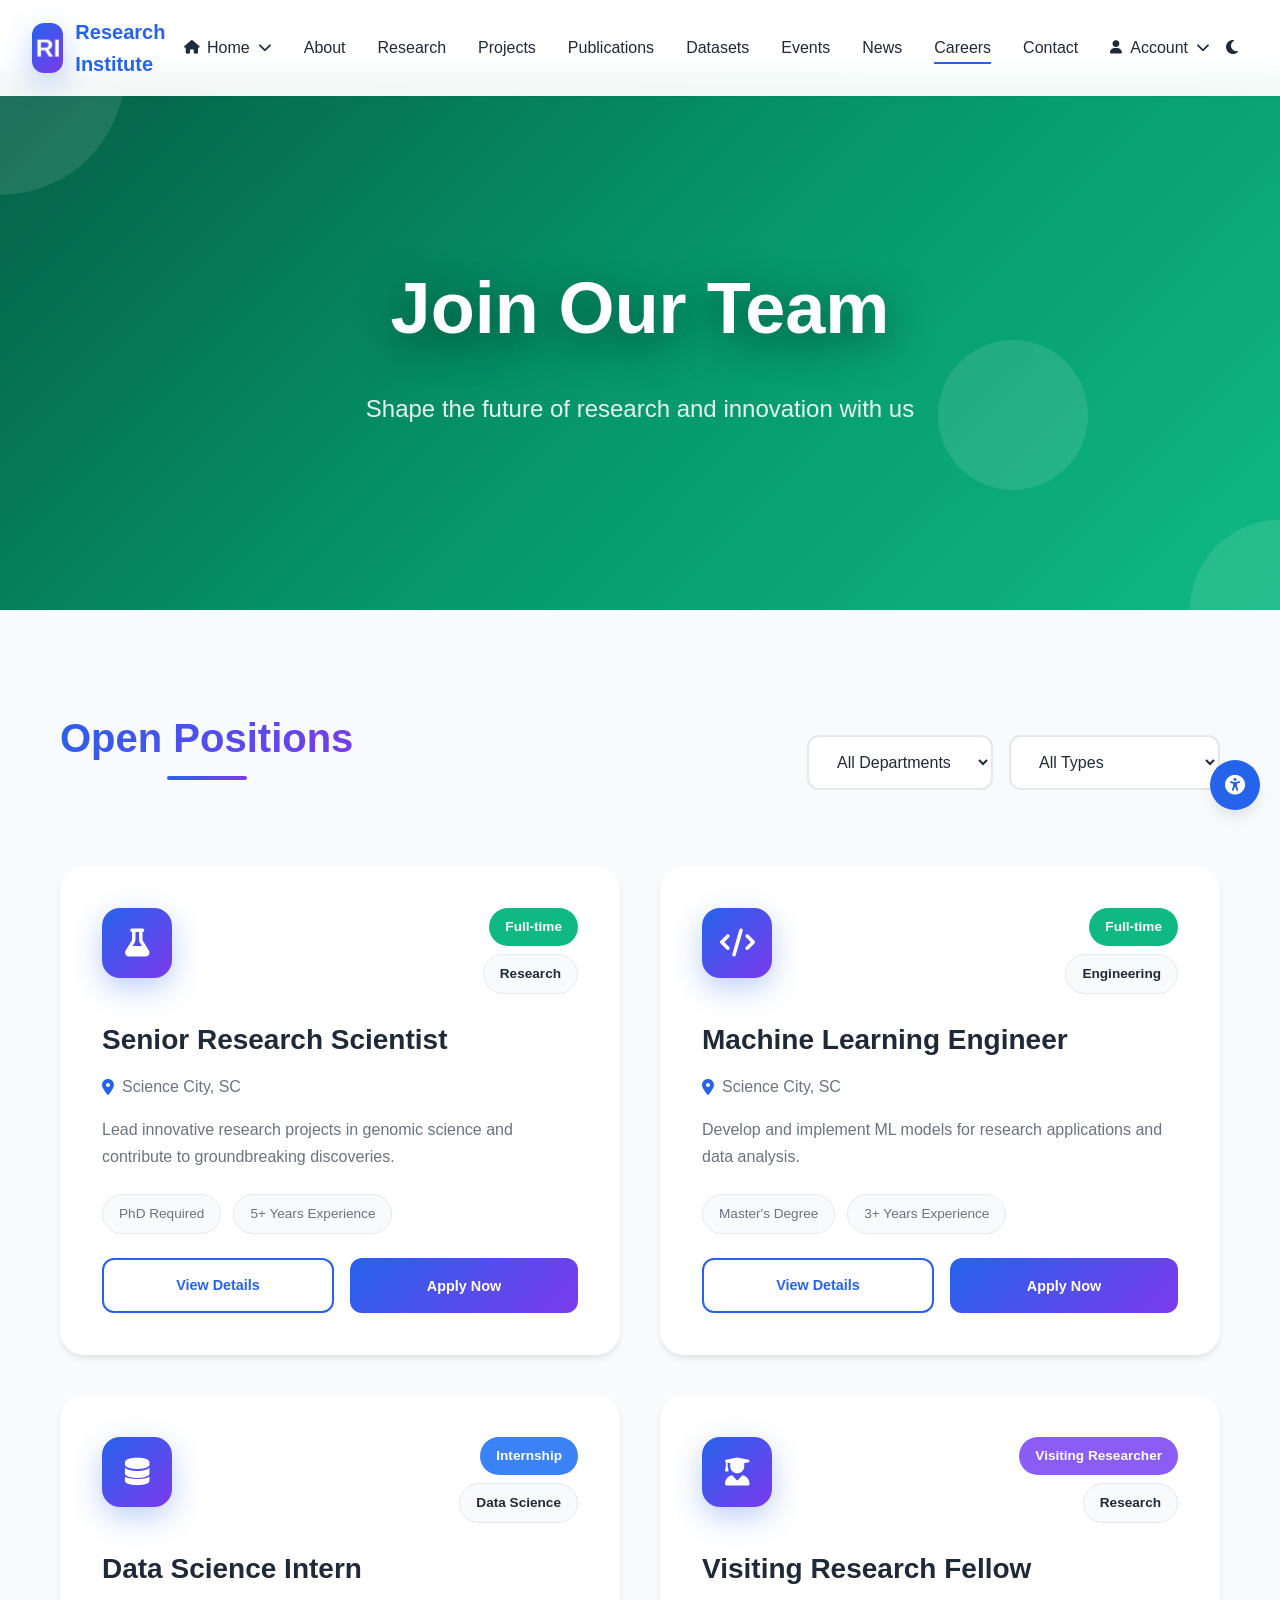
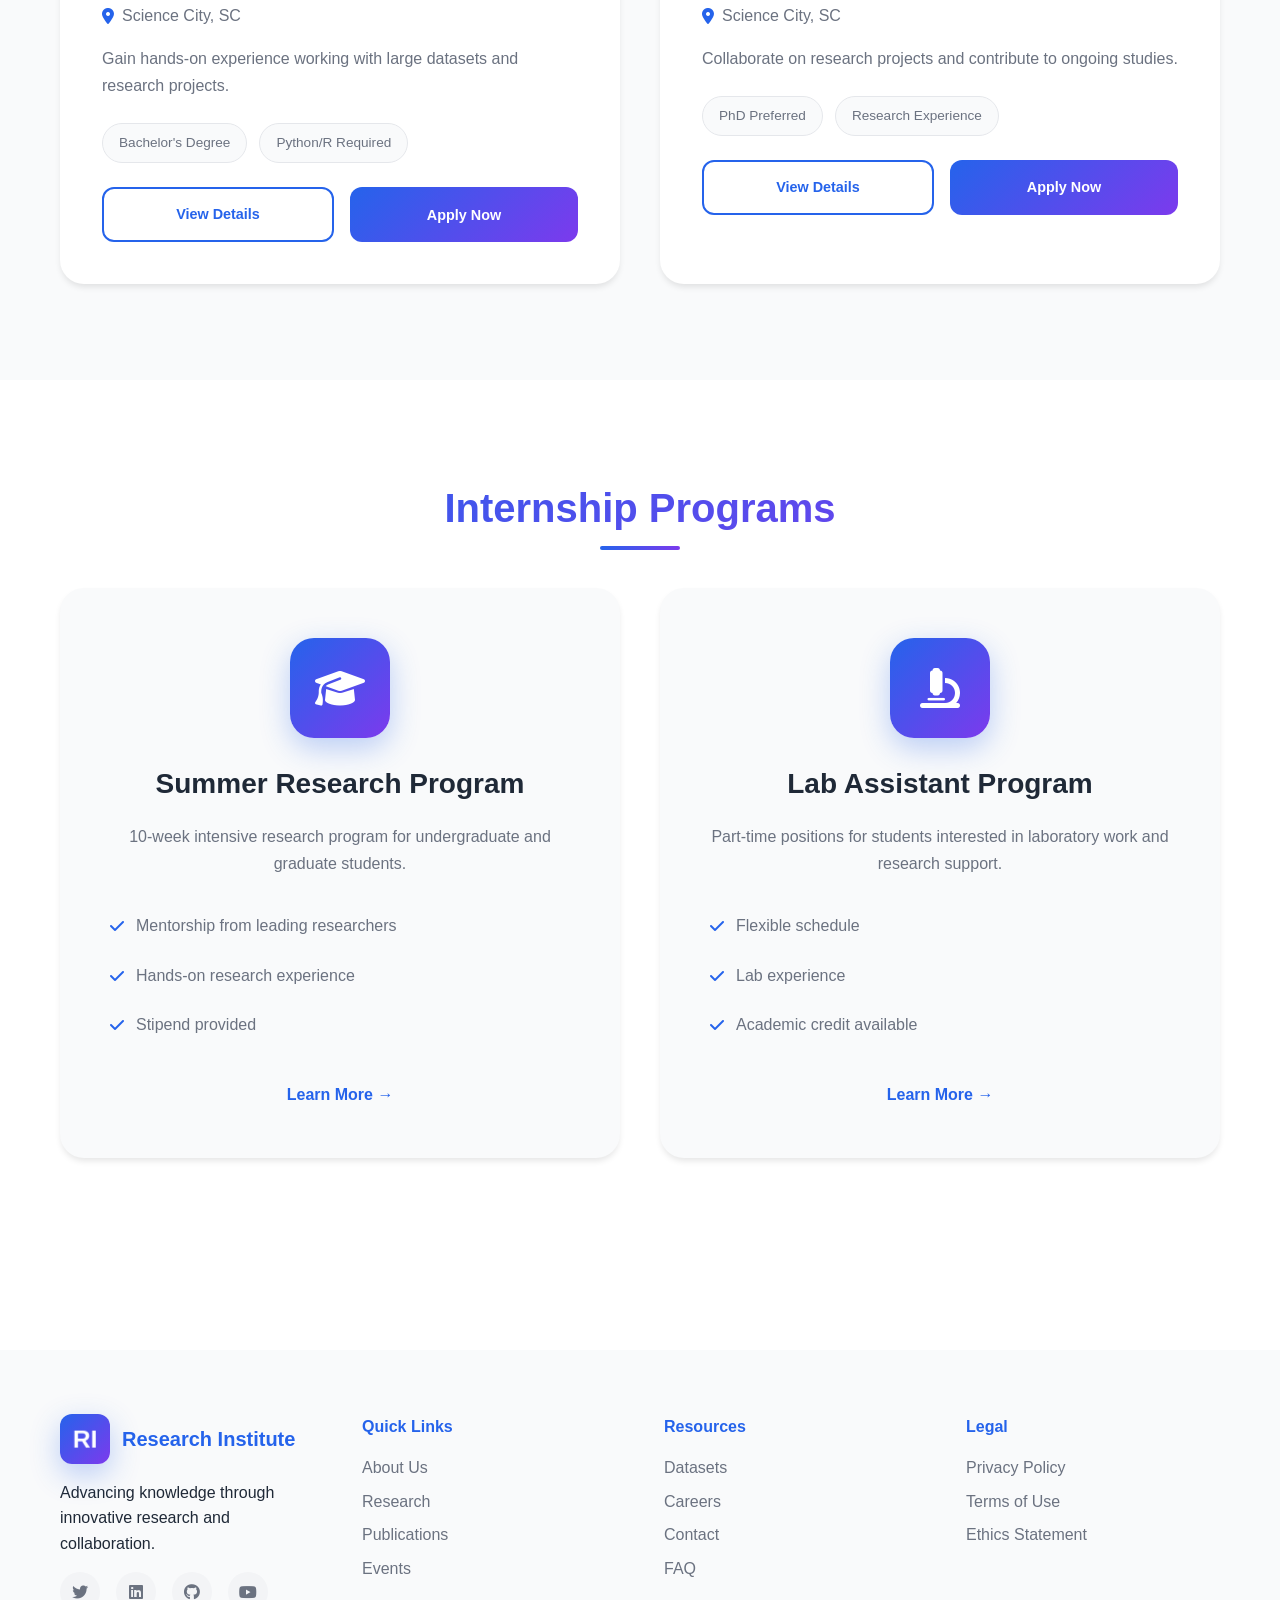
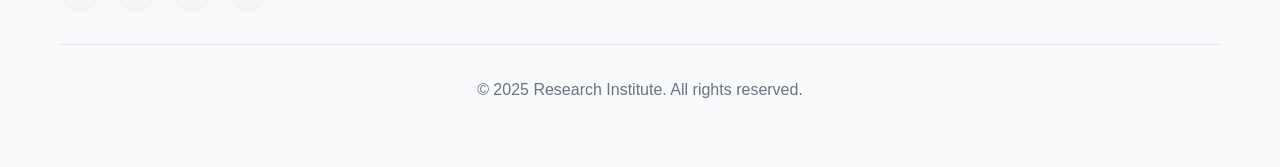
<file: careers.html>
<!DOCTYPE html>
<html lang="en">
<head>
    <meta charset="UTF-8">
    <meta name="viewport" content="width=device-width, initial-scale=1.0">
    <title>Careers - Research Institute</title>
    <link rel="icon" type="image/svg+xml" href="favicon.svg">
    <link rel="alternate icon" href="favicon.ico">
    <link rel="stylesheet" href="css/main.css">
    <link rel="stylesheet" href="css/careers.css">
    <link rel="stylesheet" href="https://cdnjs.cloudflare.com/ajax/libs/font-awesome/6.4.0/css/all.min.css">
</head>
<body>
    <!-- Navigation -->
    <nav class="main-nav" id="mainNav">
        <div class="nav-container">
            <div class="logo">
                <div class="logo-3d">
                    <span class="logo-text">RI</span>
                </div>
                <span class="logo-name">Research Institute</span>
            </div>
            <ul class="nav-menu" id="navMenu">
                <li class="account-menu">
                    <a href="#"><i class="fas fa-home"></i> Home <i class="fas fa-chevron-down"></i></a>
                    <ul class="account-dropdown">
                        <li><a href="index.html"><i class="fas fa-house"></i> Home 1</a></li>
                        <li><a href="home2.html"><i class="fas fa-home"></i> Home 2</a></li>
                    </ul>
                </li>
                <li><a href="about.html">About</a></li>
                <li><a href="research.html">Research</a></li>
                <li><a href="projects.html">Projects</a></li>
                <li><a href="publications.html">Publications</a></li>
                <li><a href="datasets.html">Datasets</a></li>
                <li><a href="events.html">Events</a></li>
                <li><a href="news.html">News</a></li>
                <li><a href="careers.html" class="active">Careers</a></li>
                <li><a href="contact.html">Contact</a></li>
                <li class="account-menu">
                    <a href="#"><i class="fas fa-user"></i> Account <i class="fas fa-chevron-down"></i></a>
                    <ul class="account-dropdown">
                        <li><a href="login.html"><i class="fas fa-sign-in-alt"></i> Login</a></li>
                        <li><a href="register.html"><i class="fas fa-user-plus"></i> Register</a></li>
                        <li><a href="admin/dashboard.html"><i class="fas fa-tachometer-alt"></i> Admin</a></li>
                    </ul>
                </li>
            </ul>
            <div class="nav-actions">
                <button class="theme-toggle" id="themeToggle"><i class="fas fa-moon"></i></button>
                <button class="nav-toggle" id="navToggle"><i class="fas fa-bars"></i></button>
            </div>
        </div>
    </nav>

    <!-- Careers Hero -->
    <section class="careers-hero">
        <div class="careers-hero-visual">
            <div class="career-shapes">
                <div class="career-shape shape-1"></div>
                <div class="career-shape shape-2"></div>
                <div class="career-shape shape-3"></div>
            </div>
        </div>
        <div class="container">
            <div class="careers-hero-content">
                <h1 class="careers-title-3d">Join Our Team</h1>
                <p class="careers-subtitle">Shape the future of research and innovation with us</p>
            </div>
        </div>
    </section>

    <!-- Job Listings -->
    <section class="jobs-section">
        <div class="container">
            <div class="jobs-header">
                <h2 class="section-title-3d">Open Positions</h2>
                <div class="jobs-filters">
                    <select id="departmentFilter" class="filter-select">
                        <option value="all">All Departments</option>
                        <option value="research">Research</option>
                        <option value="engineering">Engineering</option>
                        <option value="data">Data Science</option>
                        <option value="admin">Administration</option>
                    </select>
                    <select id="typeFilter" class="filter-select">
                        <option value="all">All Types</option>
                        <option value="fulltime">Full-time</option>
                        <option value="parttime">Part-time</option>
                        <option value="internship">Internship</option>
                        <option value="visiting">Visiting Researcher</option>
                    </select>
                </div>
            </div>
            <div class="jobs-grid">
                <div class="job-card job-3d" data-department="research" data-type="fulltime">
                    <div class="job-header">
                        <div class="job-icon">
                            <i class="fas fa-flask"></i>
                        </div>
                        <div class="job-badges">
                            <span class="job-badge fulltime">Full-time</span>
                            <span class="job-badge department">Research</span>
                        </div>
                    </div>
                    <h3>Senior Research Scientist</h3>
                    <p class="job-location"><i class="fas fa-map-marker-alt"></i> Science City, SC</p>
                    <p class="job-description">Lead innovative research projects in genomic science and contribute to groundbreaking discoveries.</p>
                    <div class="job-requirements">
                        <span class="req-tag">PhD Required</span>
                        <span class="req-tag">5+ Years Experience</span>
                    </div>
                    <div class="job-actions">
                        <a href="job-detail.html?id=1" class="job-btn">View Details</a>
                        <button class="job-btn apply-btn">Apply Now</button>
                    </div>
                </div>
                <div class="job-card job-3d" data-department="engineering" data-type="fulltime">
                    <div class="job-header">
                        <div class="job-icon">
                            <i class="fas fa-code"></i>
                        </div>
                        <div class="job-badges">
                            <span class="job-badge fulltime">Full-time</span>
                            <span class="job-badge department">Engineering</span>
                        </div>
                    </div>
                    <h3>Machine Learning Engineer</h3>
                    <p class="job-location"><i class="fas fa-map-marker-alt"></i> Science City, SC</p>
                    <p class="job-description">Develop and implement ML models for research applications and data analysis.</p>
                    <div class="job-requirements">
                        <span class="req-tag">Master's Degree</span>
                        <span class="req-tag">3+ Years Experience</span>
                    </div>
                    <div class="job-actions">
                        <a href="job-detail.html?id=2" class="job-btn">View Details</a>
                        <button class="job-btn apply-btn">Apply Now</button>
                    </div>
                </div>
                <div class="job-card job-3d" data-department="data" data-type="internship">
                    <div class="job-header">
                        <div class="job-icon">
                            <i class="fas fa-database"></i>
                        </div>
                        <div class="job-badges">
                            <span class="job-badge internship">Internship</span>
                            <span class="job-badge department">Data Science</span>
                        </div>
                    </div>
                    <h3>Data Science Intern</h3>
                    <p class="job-location"><i class="fas fa-map-marker-alt"></i> Science City, SC</p>
                    <p class="job-description">Gain hands-on experience working with large datasets and research projects.</p>
                    <div class="job-requirements">
                        <span class="req-tag">Bachelor's Degree</span>
                        <span class="req-tag">Python/R Required</span>
                    </div>
                    <div class="job-actions">
                        <a href="job-detail.html?id=3" class="job-btn">View Details</a>
                        <button class="job-btn apply-btn">Apply Now</button>
                    </div>
                </div>
                <div class="job-card job-3d" data-department="research" data-type="visiting">
                    <div class="job-header">
                        <div class="job-icon">
                            <i class="fas fa-user-graduate"></i>
                        </div>
                        <div class="job-badges">
                            <span class="job-badge visiting">Visiting Researcher</span>
                            <span class="job-badge department">Research</span>
                        </div>
                    </div>
                    <h3>Visiting Research Fellow</h3>
                    <p class="job-location"><i class="fas fa-map-marker-alt"></i> Science City, SC</p>
                    <p class="job-description">Collaborate on research projects and contribute to ongoing studies.</p>
                    <div class="job-requirements">
                        <span class="req-tag">PhD Preferred</span>
                        <span class="req-tag">Research Experience</span>
                    </div>
                    <div class="job-actions">
                        <a href="job-detail.html?id=4" class="job-btn">View Details</a>
                        <button class="job-btn apply-btn">Apply Now</button>
                    </div>
                </div>
            </div>
        </div>
    </section>

    <!-- Internship Programs -->
    <section class="internships-section">
        <div class="container">
            <h2 class="section-title-3d">Internship Programs</h2>
            <div class="internships-grid">
                <div class="internship-card internship-3d">
                    <div class="internship-icon">
                        <i class="fas fa-graduation-cap"></i>
                    </div>
                    <h3>Summer Research Program</h3>
                    <p>10-week intensive research program for undergraduate and graduate students.</p>
                    <ul class="internship-benefits">
                        <li><i class="fas fa-check"></i> Mentorship from leading researchers</li>
                        <li><i class="fas fa-check"></i> Hands-on research experience</li>
                        <li><i class="fas fa-check"></i> Stipend provided</li>
                    </ul>
                    <a href="#" class="internship-link">Learn More →</a>
                </div>
                <div class="internship-card internship-3d">
                    <div class="internship-icon">
                        <i class="fas fa-microscope"></i>
                    </div>
                    <h3>Lab Assistant Program</h3>
                    <p>Part-time positions for students interested in laboratory work and research support.</p>
                    <ul class="internship-benefits">
                        <li><i class="fas fa-check"></i> Flexible schedule</li>
                        <li><i class="fas fa-check"></i> Lab experience</li>
                        <li><i class="fas fa-check"></i> Academic credit available</li>
                    </ul>
                    <a href="#" class="internship-link">Learn More →</a>
                </div>
            </div>
        </div>
    </section>

    <!-- Footer -->
    <footer class="main-footer">
        <div class="container">
            <div class="footer-grid">
                <div class="footer-col">
                    <a href="index.html" class="footer-logo-link">
                        <div class="footer-logo">
                            <div class="logo-3d">
                                <span class="logo-text">RI</span>
                            </div>
                            <span class="logo-name">Research Institute</span>
                        </div>
                    </a>
                    <p>Advancing knowledge through innovative research and collaboration.</p>
                    <div class="social-links">
                        <a href="#"><i class="fab fa-twitter"></i></a>
                        <a href="#"><i class="fab fa-linkedin"></i></a>
                        <a href="#"><i class="fab fa-github"></i></a>
                        <a href="#"><i class="fab fa-youtube"></i></a>
                    </div>
                </div>
                <div class="footer-col">
                    <h4>Quick Links</h4>
                    <ul>
                        <li><a href="about.html">About Us</a></li>
                        <li><a href="research.html">Research</a></li>
                        <li><a href="publications.html">Publications</a></li>
                        <li><a href="events.html">Events</a></li>
                    </ul>
                </div>
                <div class="footer-col">
                    <h4>Resources</h4>
                    <ul>
                        <li><a href="datasets.html">Datasets</a></li>
                        <li><a href="careers.html">Careers</a></li>
                        <li><a href="contact.html">Contact</a></li>
                        <li><a href="faq.html">FAQ</a></li>
                    </ul>
                </div>
                <div class="footer-col">
                    <h4>Legal</h4>
                    <ul>
                        <li><a href="privacy.html">Privacy Policy</a></li>
                        <li><a href="terms.html">Terms of Use</a></li>
                        <li><a href="ethics.html">Ethics Statement</a></li>
                    </ul>
                </div>
            </div>
            <div class="footer-bottom">
                <p>&copy; 2025 Research Institute. All rights reserved.</p>
            </div>
        </div>
    </footer>

    <script src="js/main.js"></script>
    <script src="js/careers.js"></script>
</body>
</html>
</file>
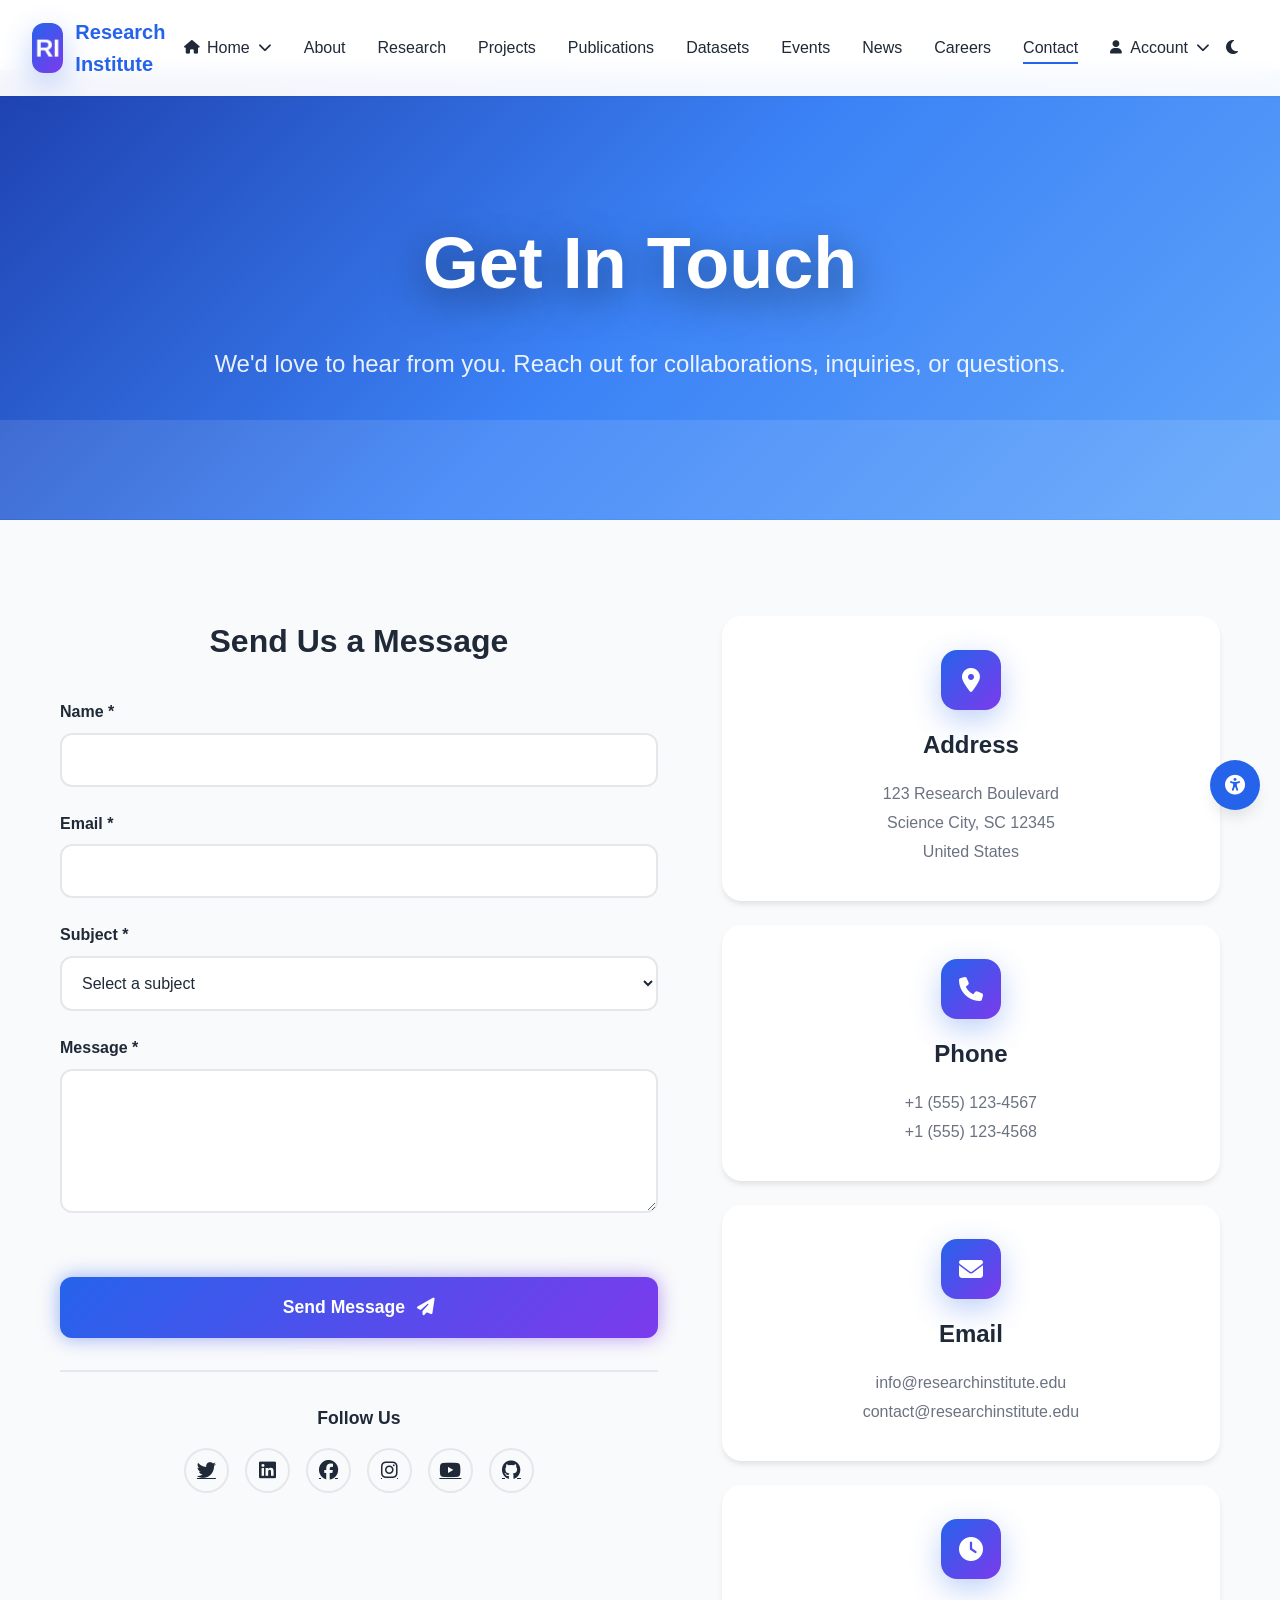
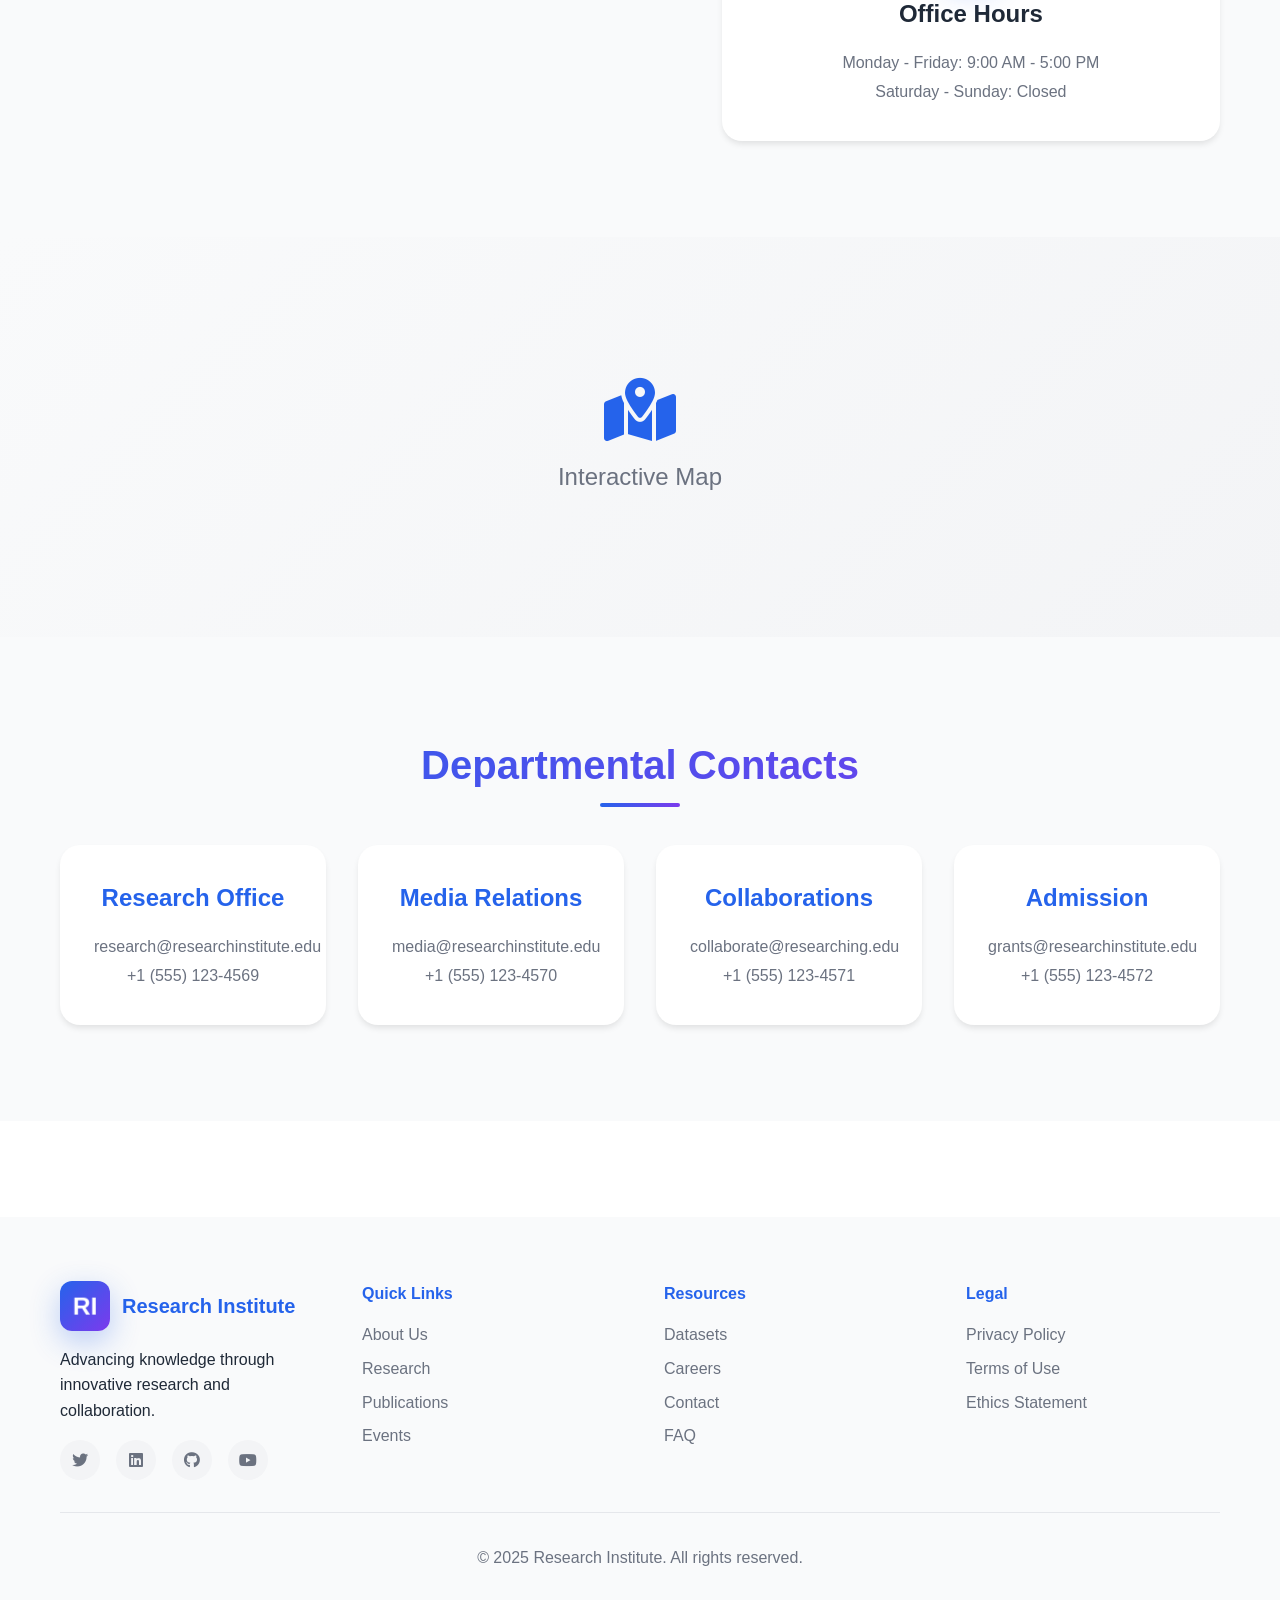
<file: contact.html>
<!DOCTYPE html>
<html lang="en">
<head>
    <meta charset="UTF-8">
    <meta name="viewport" content="width=device-width, initial-scale=1.0">
    <title>Contact - Research Institute</title>
    <link rel="icon" type="image/svg+xml" href="favicon.svg">
    <link rel="alternate icon" href="favicon.ico">
    <link rel="stylesheet" href="css/main.css">
    <link rel="stylesheet" href="css/contact.css">
    <link rel="stylesheet" href="https://cdnjs.cloudflare.com/ajax/libs/font-awesome/6.4.0/css/all.min.css">
</head>
<body>
    <!-- Navigation -->
    <nav class="main-nav" id="mainNav">
        <div class="nav-container">
            <div class="logo">
                <div class="logo-3d">
                    <span class="logo-text">RI</span>
                </div>
                <span class="logo-name">Research Institute</span>
            </div>
            <ul class="nav-menu" id="navMenu">
                <li class="account-menu">
                    <a href="#"><i class="fas fa-home"></i> Home <i class="fas fa-chevron-down"></i></a>
                    <ul class="account-dropdown">
                        <li><a href="index.html"><i class="fas fa-house"></i> Home 1</a></li>
                        <li><a href="home2.html"><i class="fas fa-home"></i> Home 2</a></li>
                    </ul>
                </li>
                <li><a href="about.html">About</a></li>
                <li><a href="research.html">Research</a></li>
                <li><a href="projects.html">Projects</a></li>
                <li><a href="publications.html">Publications</a></li>
                <li><a href="datasets.html">Datasets</a></li>
                <li><a href="events.html">Events</a></li>
                <li><a href="news.html">News</a></li>
                <li><a href="careers.html">Careers</a></li>
                <li><a href="contact.html" class="active">Contact</a></li>
                <li class="account-menu">
                    <a href="#"><i class="fas fa-user"></i> Account <i class="fas fa-chevron-down"></i></a>
                    <ul class="account-dropdown">
                        <li><a href="login.html"><i class="fas fa-sign-in-alt"></i> Login</a></li>
                        <li><a href="register.html"><i class="fas fa-user-plus"></i> Register</a></li>
                        <li><a href="admin/dashboard.html"><i class="fas fa-tachometer-alt"></i> Admin</a></li>
                    </ul>
                </li>
            </ul>
            <div class="nav-actions">
                <button class="theme-toggle" id="themeToggle"><i class="fas fa-moon"></i></button>
                <button class="nav-toggle" id="navToggle"><i class="fas fa-bars"></i></button>
            </div>
        </div>
    </nav>

    <!-- Contact Hero -->
    <section class="contact-hero">
        <div class="contact-hero-visual">
            <div class="contact-waves"></div>
        </div>
        <div class="container">
            <div class="contact-hero-content">
                <h1 class="contact-title-3d">Get In Touch</h1>
                <p class="contact-subtitle">We'd love to hear from you. Reach out for collaborations, inquiries, or questions.</p>
            </div>
        </div>
    </section>

    <!-- Contact Section -->
    <section class="contact-section">
        <div class="container">
            <div class="contact-grid">
                <!-- Contact Form -->
                <div class="contact-form-wrapper">
                    <h2>Send Us a Message</h2>
                    <form class="contact-form" id="contactForm">
                        <div class="form-group">
                            <label for="name">Name *</label>
                            <input type="text" id="name" name="name" required>
                        </div>
                        <div class="form-group">
                            <label for="email">Email *</label>
                            <input type="email" id="email" name="email" required>
                        </div>
                        <div class="form-group">
                            <label for="subject">Subject *</label>
                            <select id="subject" name="subject" required>
                                <option value="">Select a subject</option>
                                <option value="collaboration">Collaboration Request</option>
                                <option value="media">Media Inquiry</option>
                                <option value="general">General Inquiry</option>
                                <option value="research">Research Question</option>
                                <option value="other">Other</option>
                            </select>
                        </div>
                        <div class="form-group">
                            <label for="message">Message *</label>
                            <textarea id="message" name="message" rows="6" required></textarea>
                        </div>
                        <div class="form-group">
                            <div class="g-recaptcha" data-sitekey="your-site-key"></div>
                        </div>
                        <button type="submit" class="submit-btn btn-3d">
                            <span>Send Message</span>
                            <i class="fas fa-paper-plane"></i>
                        </button>
                    </form>
                    <div class="contact-form-social">
                        <p class="social-label">Follow Us</p>
                        <div class="contact-social-links">
                            <a href="#" aria-label="Twitter"><i class="fab fa-twitter"></i></a>
                            <a href="#" aria-label="LinkedIn"><i class="fab fa-linkedin"></i></a>
                            <a href="#" aria-label="Facebook"><i class="fab fa-facebook"></i></a>
                            <a href="#" aria-label="Instagram"><i class="fab fa-instagram"></i></a>
                            <a href="#" aria-label="YouTube"><i class="fab fa-youtube"></i></a>
                            <a href="#" aria-label="GitHub"><i class="fab fa-github"></i></a>
                        </div>
                    </div>
                </div>

                <!-- Contact Info -->
                <div class="contact-info-wrapper">
                    <div class="contact-info-card info-3d">
                        <div class="info-icon">
                            <i class="fas fa-map-marker-alt"></i>
                        </div>
                        <h3>Address</h3>
                        <p>123 Research Boulevard<br>Science City, SC 12345<br>United States</p>
                    </div>
                    <div class="contact-info-card info-3d">
                        <div class="info-icon">
                            <i class="fas fa-phone"></i>
                        </div>
                        <h3>Phone</h3>
                        <p>+1 (555) 123-4567<br>+1 (555) 123-4568</p>
                    </div>
                    <div class="contact-info-card info-3d">
                        <div class="info-icon">
                            <i class="fas fa-envelope"></i>
                        </div>
                        <h3>Email</h3>
                        <p>info@researchinstitute.edu<br>contact@researchinstitute.edu</p>
                    </div>
                    <div class="contact-info-card info-3d">
                        <div class="info-icon">
                            <i class="fas fa-clock"></i>
                        </div>
                        <h3>Office Hours</h3>
                        <p>Monday - Friday: 9:00 AM - 5:00 PM<br>Saturday - Sunday: Closed</p>
                    </div>
                </div>
            </div>
        </div>
    </section>

    <!-- Map Section -->
    <section class="map-section">
        <div class="map-container">
            <div class="map-placeholder">
                <i class="fas fa-map-marked-alt"></i>
                <p>Interactive Map</p>
            </div>
        </div>
    </section>

    <!-- Departmental Contacts -->
    <section class="departmental-contacts">
        <div class="container">
            <h2 class="section-title-3d">Departmental Contacts</h2>
            <div class="departments-grid">
                <div class="department-card dept-3d">
                    <h3>Research Office</h3>
                    <p>research@researchinstitute.edu</p>
                    <p>+1 (555) 123-4569</p>
                </div>
                <div class="department-card dept-3d">
                    <h3>Media Relations</h3>
                    <p>media@researchinstitute.edu</p>
                    <p>+1 (555) 123-4570</p>
                </div>
                <div class="department-card dept-3d">
                    <h3>Collaborations</h3>
                    <p>collaborate@researching.edu</p>
                    <p>+1 (555) 123-4571</p>
                </div>
                <div class="department-card dept-3d">
                    <h3>Admission</h3>
                    <p>grants@researchinstitute.edu</p>
                    <p>+1 (555) 123-4572</p>
                </div>
            </div>
        </div>
    </section>

    <!-- Footer -->
    <footer class="main-footer">
        <div class="container">
            <div class="footer-grid">
                <div class="footer-col">
                    <a href="index.html" class="footer-logo-link">
                        <div class="footer-logo">
                            <div class="logo-3d">
                                <span class="logo-text">RI</span>
                            </div>
                            <span class="logo-name">Research Institute</span>
                        </div>
                    </a>
                    <p>Advancing knowledge through innovative research and collaboration.</p>
                    <div class="social-links">
                        <a href="#"><i class="fab fa-twitter"></i></a>
                        <a href="#"><i class="fab fa-linkedin"></i></a>
                        <a href="#"><i class="fab fa-github"></i></a>
                        <a href="#"><i class="fab fa-youtube"></i></a>
                    </div>
                </div>
                <div class="footer-col">
                    <h4>Quick Links</h4>
                    <ul>
                        <li><a href="about.html">About Us</a></li>
                        <li><a href="research.html">Research</a></li>
                        <li><a href="publications.html">Publications</a></li>
                        <li><a href="events.html">Events</a></li>
                    </ul>
                </div>
                <div class="footer-col">
                    <h4>Resources</h4>
                    <ul>
                        <li><a href="datasets.html">Datasets</a></li>
                        <li><a href="careers.html">Careers</a></li>
                        <li><a href="contact.html">Contact</a></li>
                        <li><a href="faq.html">FAQ</a></li>
                    </ul>
                </div>
                <div class="footer-col">
                    <h4>Legal</h4>
                    <ul>
                        <li><a href="privacy.html">Privacy Policy</a></li>
                        <li><a href="terms.html">Terms of Use</a></li>
                        <li><a href="ethics.html">Ethics Statement</a></li>
                    </ul>
                </div>
            </div>
            <div class="footer-bottom">
                <p>&copy; 2025 Research Institute. All rights reserved.</p>
            </div>
        </div>
    </footer>

    <script src="js/main.js"></script>
    <script src="js/contact.js"></script>
</body>
</html>
</file>
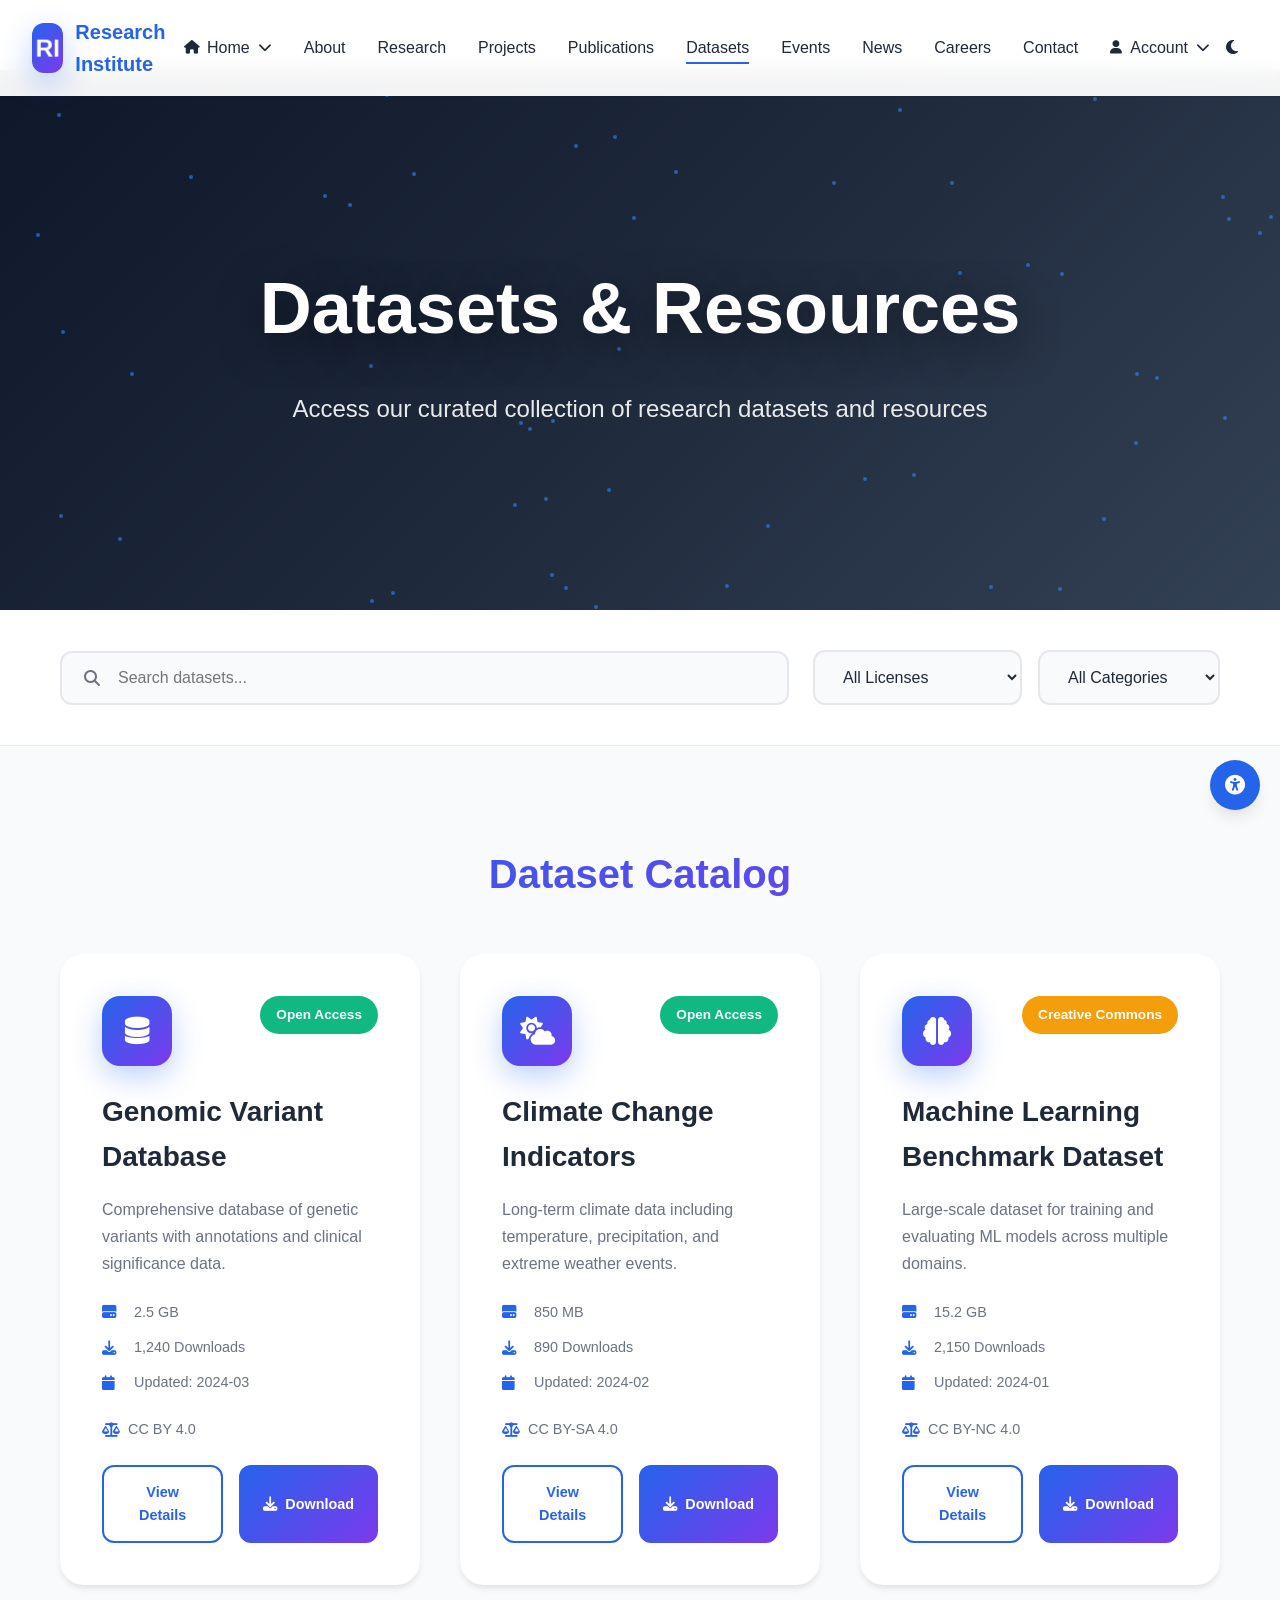
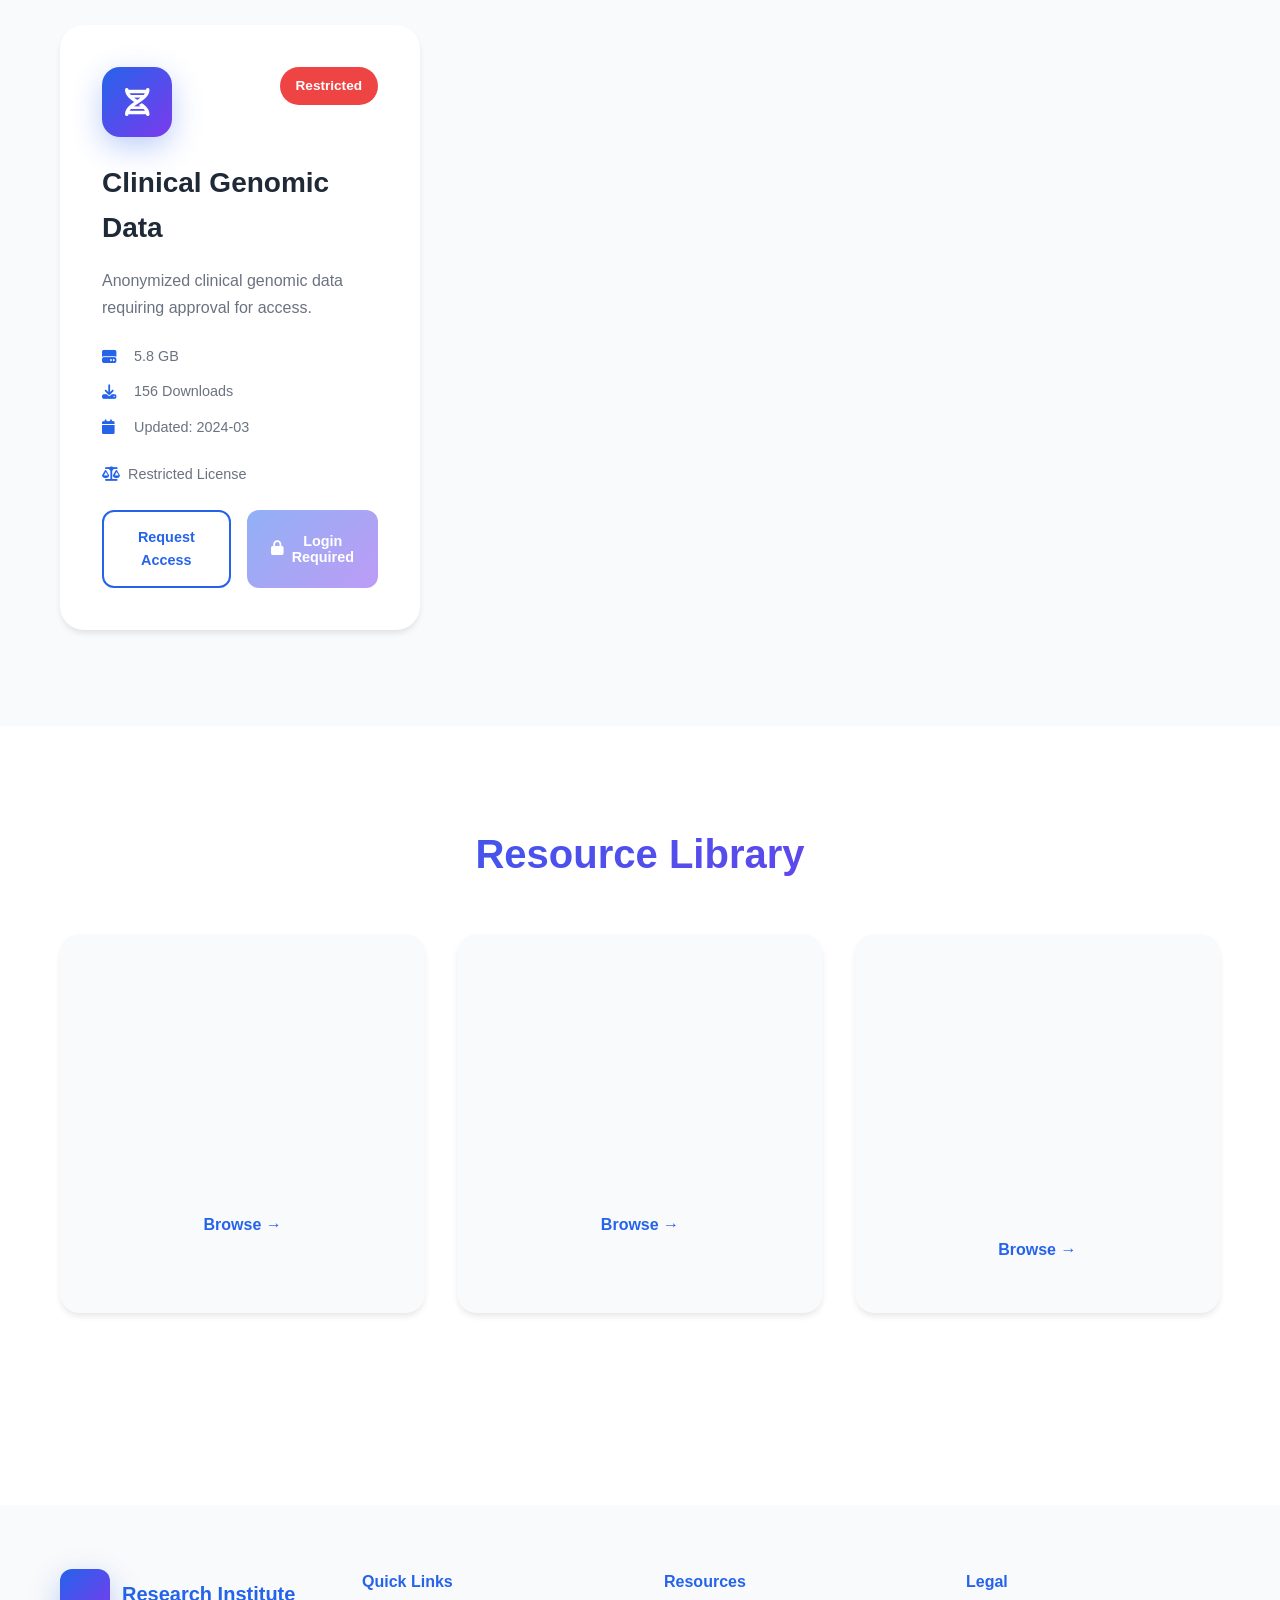
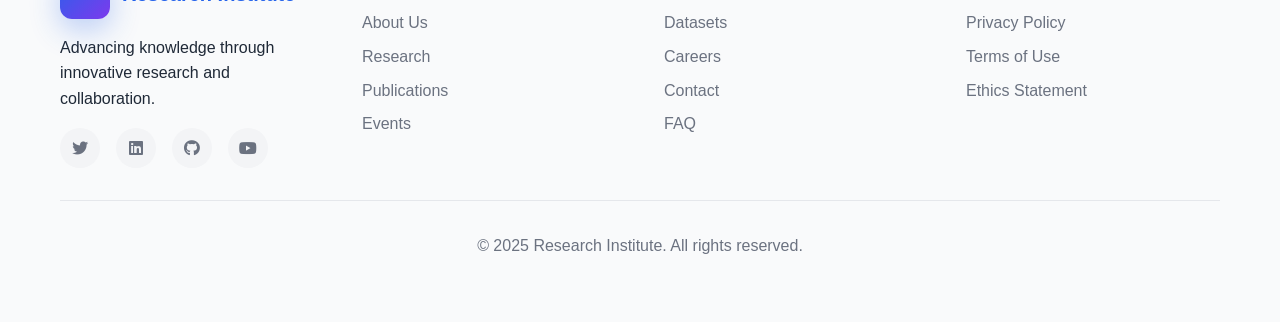
<file: datasets.html>
<!DOCTYPE html>
<html lang="en">
<head>
    <meta charset="UTF-8">
    <meta name="viewport" content="width=device-width, initial-scale=1.0">
    <title>Datasets & Resources - Research Institute</title>
    <link rel="icon" type="image/svg+xml" href="favicon.svg">
    <link rel="alternate icon" href="favicon.ico">
    <link rel="stylesheet" href="css/main.css">
    <link rel="stylesheet" href="css/datasets.css">
    <link rel="stylesheet" href="https://cdnjs.cloudflare.com/ajax/libs/font-awesome/6.4.0/css/all.min.css">
</head>
<body>
    <!-- Navigation -->
    <nav class="main-nav" id="mainNav">
        <div class="nav-container">
            <div class="logo">
                <div class="logo-3d">
                    <span class="logo-text">RI</span>
                </div>
                <span class="logo-name">Research Institute</span>
            </div>
            <ul class="nav-menu" id="navMenu">
                <li class="account-menu">
                    <a href="#"><i class="fas fa-home"></i> Home <i class="fas fa-chevron-down"></i></a>
                    <ul class="account-dropdown">
                        <li><a href="index.html"><i class="fas fa-house"></i> Home 1</a></li>
                        <li><a href="home2.html"><i class="fas fa-home"></i> Home 2</a></li>
                    </ul>
                </li>
                <li><a href="about.html">About</a></li>
                <li><a href="research.html">Research</a></li>
                <li><a href="projects.html">Projects</a></li>
                <li><a href="publications.html">Publications</a></li>
                <li><a href="datasets.html" class="active">Datasets</a></li>
                <li><a href="events.html">Events</a></li>
                <li><a href="news.html">News</a></li>
                <li><a href="careers.html">Careers</a></li>
                <li><a href="contact.html">Contact</a></li>
                <li class="account-menu">
                    <a href="#"><i class="fas fa-user"></i> Account <i class="fas fa-chevron-down"></i></a>
                    <ul class="account-dropdown">
                        <li><a href="login.html"><i class="fas fa-sign-in-alt"></i> Login</a></li>
                        <li><a href="register.html"><i class="fas fa-user-plus"></i> Register</a></li>
                        <li><a href="admin/dashboard.html"><i class="fas fa-tachometer-alt"></i> Admin</a></li>
                    </ul>
                </li>
            </ul>
            <div class="nav-actions">
                <button class="theme-toggle" id="themeToggle"><i class="fas fa-moon"></i></button>
                <button class="nav-toggle" id="navToggle"><i class="fas fa-bars"></i></button>
            </div>
        </div>
    </nav>

    <!-- Datasets Hero -->
    <section class="datasets-hero">
        <div class="datasets-hero-visual">
            <div class="data-particles" id="dataParticles"></div>
        </div>
        <div class="container">
            <div class="datasets-hero-content">
                <h1 class="datasets-title-3d">Datasets & Resources</h1>
                <p class="datasets-subtitle">Access our curated collection of research datasets and resources</p>
            </div>
        </div>
    </section>

    <!-- Filters -->
    <section class="datasets-filters-section">
        <div class="container">
            <div class="datasets-controls">
                <div class="search-box">
                    <i class="fas fa-search"></i>
                    <input type="text" placeholder="Search datasets..." id="datasetSearch">
                </div>
                <div class="filter-group">
                    <select id="licenseFilter" class="filter-select">
                        <option value="all">All Licenses</option>
                        <option value="open">Open Access</option>
                        <option value="cc">Creative Commons</option>
                        <option value="restricted">Restricted</option>
                    </select>
                    <select id="categoryFilter" class="filter-select">
                        <option value="all">All Categories</option>
                        <option value="genomic">Genomic Data</option>
                        <option value="climate">Climate Data</option>
                        <option value="ai">AI/ML Datasets</option>
                        <option value="other">Other</option>
                    </select>
                </div>
            </div>
        </div>
    </section>

    <!-- Dataset Catalog -->
    <section class="datasets-section">
        <div class="container">
            <h2 class="section-title-3d">Dataset Catalog</h2>
            <div class="datasets-grid">
                <div class="dataset-card dataset-3d" data-license="open" data-category="genomic">
                    <div class="dataset-header">
                        <div class="dataset-icon">
                            <i class="fas fa-database"></i>
                        </div>
                        <div class="dataset-badge open">Open Access</div>
                    </div>
                    <h3>Genomic Variant Database</h3>
                    <p class="dataset-description">Comprehensive database of genetic variants with annotations and clinical significance data.</p>
                    <div class="dataset-meta">
                        <div class="meta-item">
                            <i class="fas fa-hdd"></i>
                            <span>2.5 GB</span>
                        </div>
                        <div class="meta-item">
                            <i class="fas fa-download"></i>
                            <span>1,240 Downloads</span>
                        </div>
                        <div class="meta-item">
                            <i class="fas fa-calendar"></i>
                            <span>Updated: 2024-03</span>
                        </div>
                    </div>
                    <div class="dataset-license">
                        <i class="fas fa-balance-scale"></i>
                        <span>CC BY 4.0</span>
                    </div>
                    <div class="dataset-actions">
                        <a href="dataset-detail.html?id=1" class="dataset-btn">View Details</a>
                        <button class="dataset-btn download-btn"><i class="fas fa-download"></i> Download</button>
                    </div>
                </div>
                <div class="dataset-card dataset-3d" data-license="open" data-category="climate">
                    <div class="dataset-header">
                        <div class="dataset-icon">
                            <i class="fas fa-cloud-sun"></i>
                        </div>
                        <div class="dataset-badge open">Open Access</div>
                    </div>
                    <h3>Climate Change Indicators</h3>
                    <p class="dataset-description">Long-term climate data including temperature, precipitation, and extreme weather events.</p>
                    <div class="dataset-meta">
                        <div class="meta-item">
                            <i class="fas fa-hdd"></i>
                            <span>850 MB</span>
                        </div>
                        <div class="meta-item">
                            <i class="fas fa-download"></i>
                            <span>890 Downloads</span>
                        </div>
                        <div class="meta-item">
                            <i class="fas fa-calendar"></i>
                            <span>Updated: 2024-02</span>
                        </div>
                    </div>
                    <div class="dataset-license">
                        <i class="fas fa-balance-scale"></i>
                        <span>CC BY-SA 4.0</span>
                    </div>
                    <div class="dataset-actions">
                        <a href="dataset-detail.html?id=2" class="dataset-btn">View Details</a>
                        <button class="dataset-btn download-btn"><i class="fas fa-download"></i> Download</button>
                    </div>
                </div>
                <div class="dataset-card dataset-3d" data-license="cc" data-category="ai">
                    <div class="dataset-header">
                        <div class="dataset-icon">
                            <i class="fas fa-brain"></i>
                        </div>
                        <div class="dataset-badge cc">Creative Commons</div>
                    </div>
                    <h3>Machine Learning Benchmark Dataset</h3>
                    <p class="dataset-description">Large-scale dataset for training and evaluating ML models across multiple domains.</p>
                    <div class="dataset-meta">
                        <div class="meta-item">
                            <i class="fas fa-hdd"></i>
                            <span>15.2 GB</span>
                        </div>
                        <div class="meta-item">
                            <i class="fas fa-download"></i>
                            <span>2,150 Downloads</span>
                        </div>
                        <div class="meta-item">
                            <i class="fas fa-calendar"></i>
                            <span>Updated: 2024-01</span>
                        </div>
                    </div>
                    <div class="dataset-license">
                        <i class="fas fa-balance-scale"></i>
                        <span>CC BY-NC 4.0</span>
                    </div>
                    <div class="dataset-actions">
                        <a href="dataset-detail.html?id=3" class="dataset-btn">View Details</a>
                        <button class="dataset-btn download-btn"><i class="fas fa-download"></i> Download</button>
                    </div>
                </div>
                <div class="dataset-card dataset-3d" data-license="restricted" data-category="genomic">
                    <div class="dataset-header">
                        <div class="dataset-icon">
                            <i class="fas fa-dna"></i>
                        </div>
                        <div class="dataset-badge restricted">Restricted</div>
                    </div>
                    <h3>Clinical Genomic Data</h3>
                    <p class="dataset-description">Anonymized clinical genomic data requiring approval for access.</p>
                    <div class="dataset-meta">
                        <div class="meta-item">
                            <i class="fas fa-hdd"></i>
                            <span>5.8 GB</span>
                        </div>
                        <div class="meta-item">
                            <i class="fas fa-download"></i>
                            <span>156 Downloads</span>
                        </div>
                        <div class="meta-item">
                            <i class="fas fa-calendar"></i>
                            <span>Updated: 2024-03</span>
                        </div>
                    </div>
                    <div class="dataset-license">
                        <i class="fas fa-balance-scale"></i>
                        <span>Restricted License</span>
                    </div>
                    <div class="dataset-actions">
                        <a href="dataset-detail.html?id=4" class="dataset-btn">Request Access</a>
                        <button class="dataset-btn download-btn" disabled><i class="fas fa-lock"></i> Login Required</button>
                    </div>
                </div>
            </div>
        </div>
    </section>

    <!-- Resource Library -->
    <section class="resources-section">
        <div class="container">
            <h2 class="section-title-3d">Resource Library</h2>
            <div class="resources-grid">
                <div class="resource-card resource-3d">
                    <div class="resource-icon">
                        <i class="fas fa-file-powerpoint"></i>
                    </div>
                    <h3>Presentations</h3>
                    <p>Conference presentations and slides</p>
                    <a href="#" class="resource-link">Browse →</a>
                </div>
                <div class="resource-card resource-3d">
                    <div class="resource-icon">
                        <i class="fab fa-github"></i>
                    </div>
                    <h3>Code Repositories</h3>
                    <p>Open source code and software tools</p>
                    <a href="#" class="resource-link">Browse →</a>
                </div>
                <div class="resource-card resource-3d">
                    <div class="resource-icon">
                        <i class="fas fa-book"></i>
                    </div>
                    <h3>Protocols</h3>
                    <p>Research protocols and methodologies</p>
                    <a href="#" class="resource-link">Browse →</a>
                </div>
            </div>
        </div>
    </section>

    <!-- Footer -->
    <footer class="main-footer">
        <div class="container">
            <div class="footer-grid">
                <div class="footer-col">
                    <a href="index.html" class="footer-logo-link">
                        <div class="footer-logo">
                            <div class="logo-3d">
                                <span class="logo-text">RI</span>
                            </div>
                            <span class="logo-name">Research Institute</span>
                        </div>
                    </a>
                    <p>Advancing knowledge through innovative research and collaboration.</p>
                    <div class="social-links">
                        <a href="#"><i class="fab fa-twitter"></i></a>
                        <a href="#"><i class="fab fa-linkedin"></i></a>
                        <a href="#"><i class="fab fa-github"></i></a>
                        <a href="#"><i class="fab fa-youtube"></i></a>
                    </div>
                </div>
                <div class="footer-col">
                    <h4>Quick Links</h4>
                    <ul>
                        <li><a href="about.html">About Us</a></li>
                        <li><a href="research.html">Research</a></li>
                        <li><a href="publications.html">Publications</a></li>
                        <li><a href="events.html">Events</a></li>
                    </ul>
                </div>
                <div class="footer-col">
                    <h4>Resources</h4>
                    <ul>
                        <li><a href="datasets.html">Datasets</a></li>
                        <li><a href="careers.html">Careers</a></li>
                        <li><a href="contact.html">Contact</a></li>
                        <li><a href="faq.html">FAQ</a></li>
                    </ul>
                </div>
                <div class="footer-col">
                    <h4>Legal</h4>
                    <ul>
                        <li><a href="privacy.html">Privacy Policy</a></li>
                        <li><a href="terms.html">Terms of Use</a></li>
                        <li><a href="ethics.html">Ethics Statement</a></li>
                    </ul>
                </div>
            </div>
            <div class="footer-bottom">
                <p>&copy; 2025 Research Institute. All rights reserved.</p>
            </div>
        </div>
    </footer>

    <script src="js/main.js"></script>
    <script src="js/datasets.js"></script>
</body>
</html>
</file>
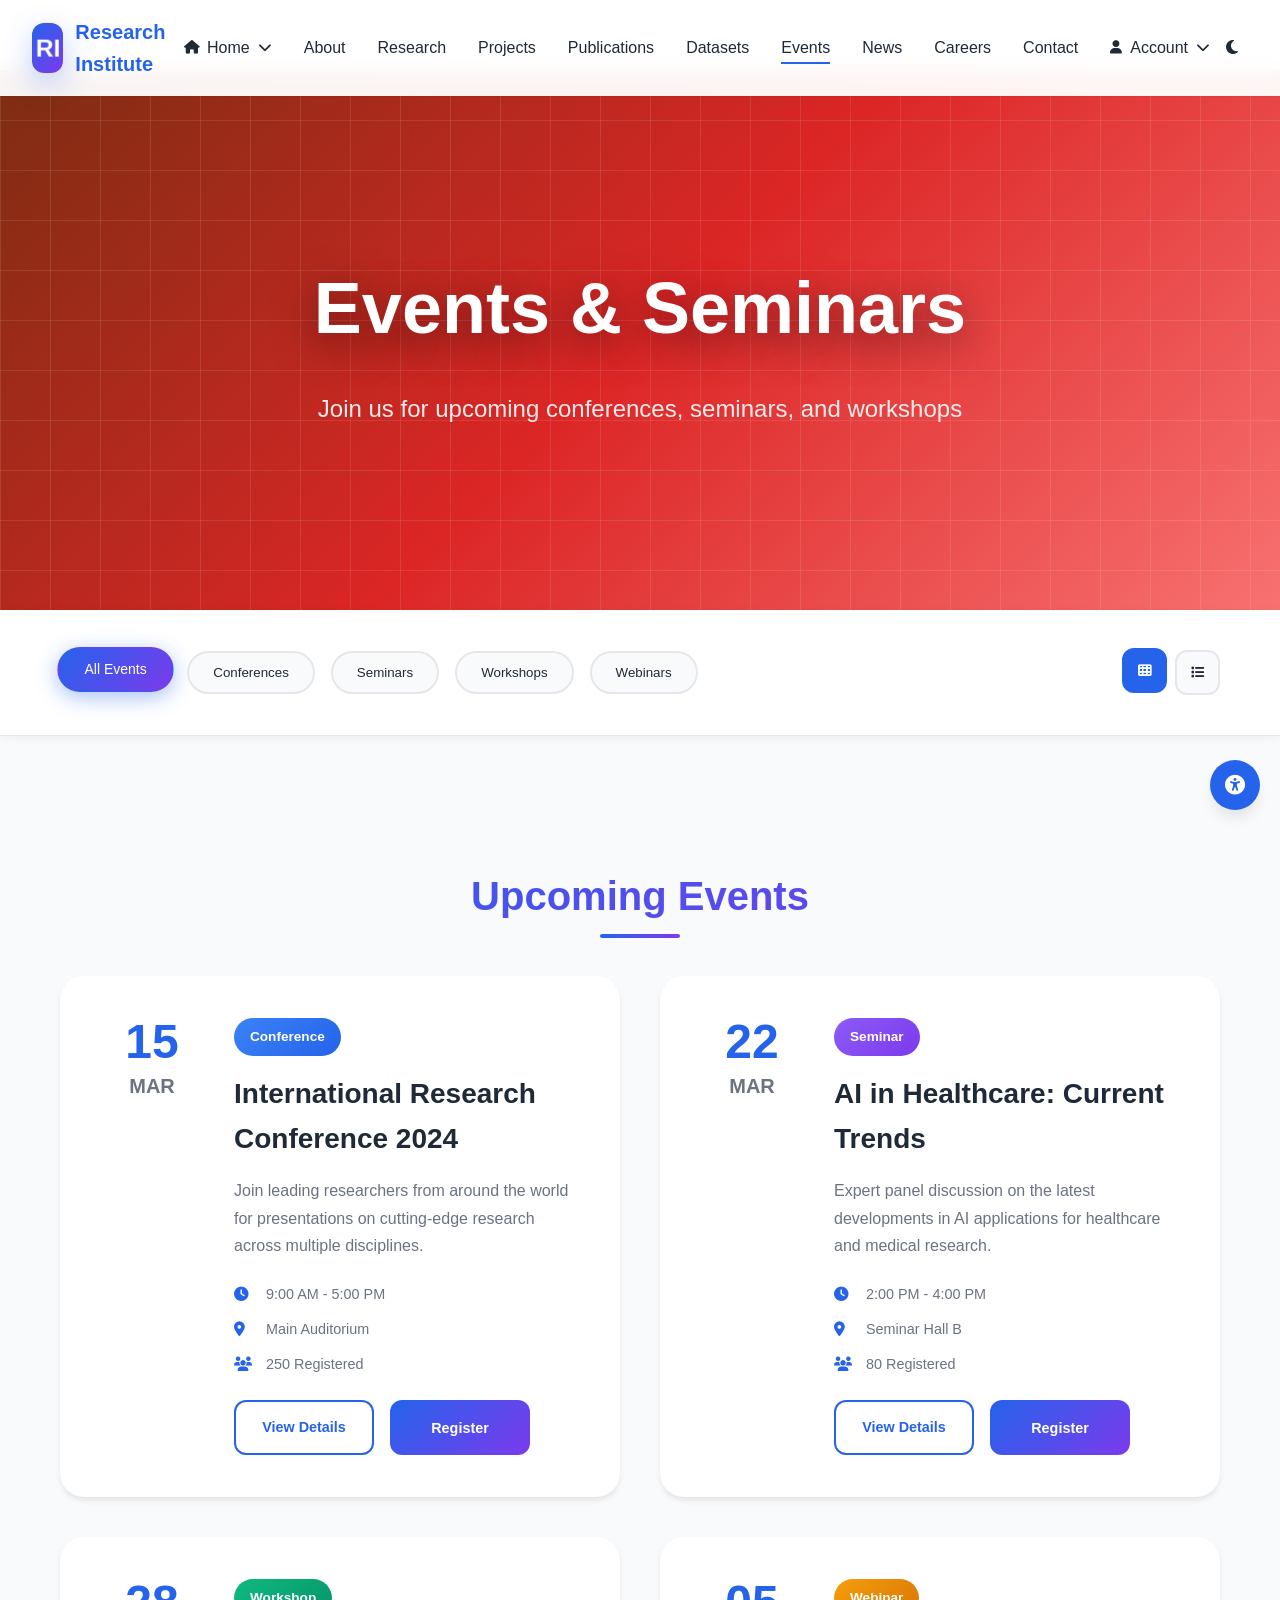
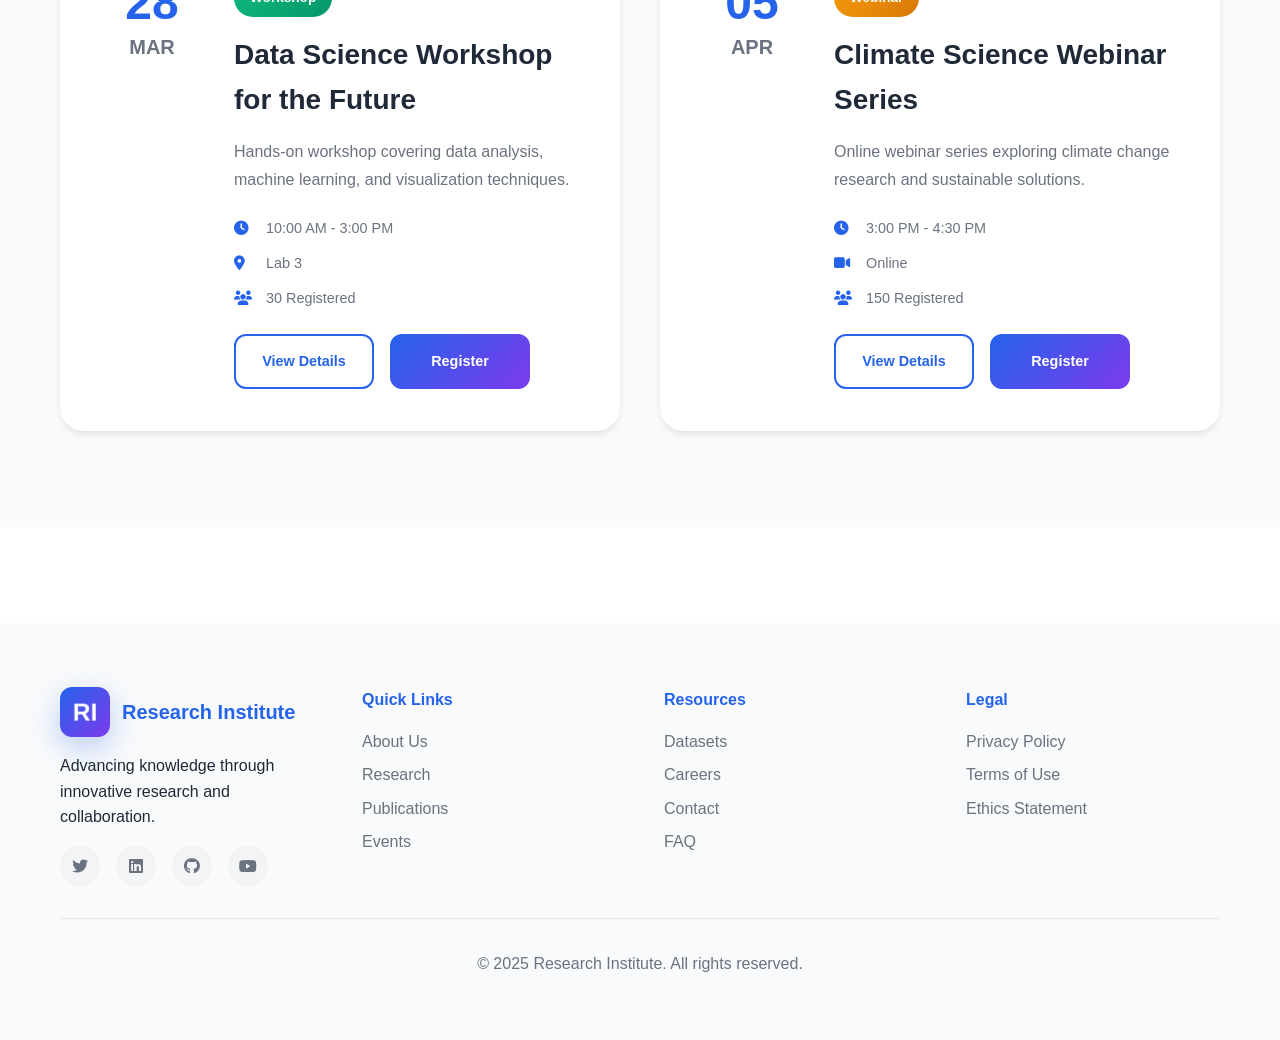
<file: events.html>
<!DOCTYPE html>
<html lang="en">
<head>
    <meta charset="UTF-8">
    <meta name="viewport" content="width=device-width, initial-scale=1.0">
    <title>Events & Seminars - Research Institute</title>
    <link rel="icon" type="image/svg+xml" href="favicon.svg">
    <link rel="alternate icon" href="favicon.ico">
    <link rel="stylesheet" href="css/main.css">
    <link rel="stylesheet" href="css/events.css">
    <link rel="stylesheet" href="https://cdnjs.cloudflare.com/ajax/libs/font-awesome/6.4.0/css/all.min.css">
</head>
<body>
    <!-- Navigation -->
    <nav class="main-nav" id="mainNav">
        <div class="nav-container">
            <div class="logo">
                <div class="logo-3d">
                    <span class="logo-text">RI</span>
                </div>
                <span class="logo-name">Research Institute</span>
            </div>
            <ul class="nav-menu" id="navMenu">
                <li class="account-menu">
                    <a href="#"><i class="fas fa-home"></i> Home <i class="fas fa-chevron-down"></i></a>
                    <ul class="account-dropdown">
                        <li><a href="index.html"><i class="fas fa-house"></i> Home 1</a></li>
                        <li><a href="home2.html"><i class="fas fa-home"></i> Home 2</a></li>
                    </ul>
                </li>
                <li><a href="about.html">About</a></li>
                <li><a href="research.html">Research</a></li>
                <li><a href="projects.html">Projects</a></li>
                <li><a href="publications.html">Publications</a></li>
                <li><a href="datasets.html">Datasets</a></li>
                <li><a href="events.html" class="active">Events</a></li>
                <li><a href="news.html">News</a></li>
                <li><a href="careers.html">Careers</a></li>
                <li><a href="contact.html">Contact</a></li>
                <li class="account-menu">
                    <a href="#"><i class="fas fa-user"></i> Account <i class="fas fa-chevron-down"></i></a>
                    <ul class="account-dropdown">
                        <li><a href="login.html"><i class="fas fa-sign-in-alt"></i> Login</a></li>
                        <li><a href="register.html"><i class="fas fa-user-plus"></i> Register</a></li>
                        <li><a href="admin/dashboard.html"><i class="fas fa-tachometer-alt"></i> Admin</a></li>
                    </ul>
                </li>
            </ul>
            <div class="nav-actions">
                <button class="theme-toggle" id="themeToggle"><i class="fas fa-moon"></i></button>
                <button class="nav-toggle" id="navToggle"><i class="fas fa-bars"></i></button>
            </div>
        </div>
    </nav>

    <!-- Events Hero -->
    <section class="events-hero">
        <div class="events-hero-visual">
            <div class="calendar-grid"></div>
        </div>
        <div class="container">
            <div class="events-hero-content">
                <h1 class="events-title-3d">Events & Seminars</h1>
                <p class="events-subtitle">Join us for upcoming conferences, seminars, and workshops</p>
            </div>
        </div>
    </section>

    <!-- Event Filters -->
    <section class="events-filters-section">
        <div class="container">
            <div class="events-controls">
                <div class="event-type-filters">
                    <button class="type-btn active" data-type="all">All Events</button>
                    <button class="type-btn" data-type="conference">Conferences</button>
                    <button class="type-btn" data-type="seminar">Seminars</button>
                    <button class="type-btn" data-type="workshop">Workshops</button>
                    <button class="type-btn" data-type="webinar">Webinars</button>
                </div>
                <div class="view-toggle">
                    <button class="view-btn active" data-view="grid"><i class="fas fa-th"></i></button>
                    <button class="view-btn" data-view="list"><i class="fas fa-list"></i></button>
                </div>
            </div>
        </div>
    </section>

    <!-- Events Calendar -->
    <section class="events-section">
        <div class="container">
            <h2 class="section-title-3d">Upcoming Events</h2>
            <div class="events-grid" id="eventsGrid">
                <div class="event-card event-3d" data-type="conference">
                    <div class="event-date">
                        <div class="date-day">15</div>
                        <div class="date-month">Mar</div>
                    </div>
                    <div class="event-content">
                        <div class="event-badge conference">Conference</div>
                        <h3>International Research Conference 2024</h3>
                        <p class="event-description">Join leading researchers from around the world for presentations on cutting-edge research across multiple disciplines.</p>
                        <div class="event-meta">
                            <div class="meta-item">
                                <i class="fas fa-clock"></i>
                                <span>9:00 AM - 5:00 PM</span>
                            </div>
                            <div class="meta-item">
                                <i class="fas fa-map-marker-alt"></i>
                                <span>Main Auditorium</span>
                            </div>
                            <div class="meta-item">
                                <i class="fas fa-users"></i>
                                <span>250 Registered</span>
                            </div>
                        </div>
                        <div class="event-actions">
                            <a href="event-detail.html?id=1" class="event-btn">View Details</a>
                            <button class="event-btn register-btn">Register</button>
                        </div>
                    </div>
                </div>
                <div class="event-card event-3d" data-type="seminar">
                    <div class="event-date">
                        <div class="date-day">22</div>
                        <div class="date-month">Mar</div>
                    </div>
                    <div class="event-content">
                        <div class="event-badge seminar">Seminar</div>
                        <h3>AI in Healthcare: Current Trends</h3>
                        <p class="event-description">Expert panel discussion on the latest developments in AI applications for healthcare and medical research.</p>
                        <div class="event-meta">
                            <div class="meta-item">
                                <i class="fas fa-clock"></i>
                                <span>2:00 PM - 4:00 PM</span>
                            </div>
                            <div class="meta-item">
                                <i class="fas fa-map-marker-alt"></i>
                                <span>Seminar Hall B</span>
                            </div>
                            <div class="meta-item">
                                <i class="fas fa-users"></i>
                                <span>80 Registered</span>
                            </div>
                        </div>
                        <div class="event-actions">
                            <a href="event-detail.html?id=2" class="event-btn">View Details</a>
                            <button class="event-btn register-btn">Register</button>
                        </div>
                    </div>
                </div>
                <div class="event-card event-3d" data-type="workshop">
                    <div class="event-date">
                        <div class="date-day">28</div>
                        <div class="date-month">Mar</div>
                    </div>
                    <div class="event-content">
                        <div class="event-badge workshop">Workshop</div>
                        <h3>Data Science Workshop for the Future</h3>
                        <p class="event-description">Hands-on workshop covering data analysis, machine learning, and visualization techniques.</p>
                        <div class="event-meta">
                            <div class="meta-item">
                                <i class="fas fa-clock"></i>
                                <span>10:00 AM - 3:00 PM</span>
                            </div>
                            <div class="meta-item">
                                <i class="fas fa-map-marker-alt"></i>
                                <span>Lab 3</span>
                            </div>
                            <div class="meta-item">
                                <i class="fas fa-users"></i>
                                <span>30 Registered</span>
                            </div>
                        </div>
                        <div class="event-actions">
                            <a href="event-detail.html?id=3" class="event-btn">View Details</a>
                            <button class="event-btn register-btn">Register</button>
                        </div>
                    </div>
                </div>
                <div class="event-card event-3d" data-type="webinar">
                    <div class="event-date">
                        <div class="date-day">05</div>
                        <div class="date-month">Apr</div>
                    </div>
                    <div class="event-content">
                        <div class="event-badge webinar">Webinar</div>
                        <h3>Climate Science Webinar Series</h3>
                        <p class="event-description">Online webinar series exploring climate change research and sustainable solutions.</p>
                        <div class="event-meta">
                            <div class="meta-item">
                                <i class="fas fa-clock"></i>
                                <span>3:00 PM - 4:30 PM</span>
                            </div>
                            <div class="meta-item">
                                <i class="fas fa-video"></i>
                                <span>Online</span>
                            </div>
                            <div class="meta-item">
                                <i class="fas fa-users"></i>
                                <span>150 Registered</span>
                            </div>
                        </div>
                        <div class="event-actions">
                            <a href="event-detail.html?id=4" class="event-btn">View Details</a>
                            <button class="event-btn register-btn">Register</button>
                        </div>
                    </div>
                </div>
            </div>
        </div>
    </section>

    <!-- Footer -->
    <footer class="main-footer">
        <div class="container">
            <div class="footer-grid">
                <div class="footer-col">
                    <a href="index.html" class="footer-logo-link">
                        <div class="footer-logo">
                            <div class="logo-3d">
                                <span class="logo-text">RI</span>
                            </div>
                            <span class="logo-name">Research Institute</span>
                        </div>
                    </a>
                    <p>Advancing knowledge through innovative research and collaboration.</p>
                    <div class="social-links">
                        <a href="#"><i class="fab fa-twitter"></i></a>
                        <a href="#"><i class="fab fa-linkedin"></i></a>
                        <a href="#"><i class="fab fa-github"></i></a>
                        <a href="#"><i class="fab fa-youtube"></i></a>
                    </div>
                </div>
                <div class="footer-col">
                    <h4>Quick Links</h4>
                    <ul>
                        <li><a href="about.html">About Us</a></li>
                        <li><a href="research.html">Research</a></li>
                        <li><a href="publications.html">Publications</a></li>
                        <li><a href="events.html">Events</a></li>
                    </ul>
                </div>
                <div class="footer-col">
                    <h4>Resources</h4>
                    <ul>
                        <li><a href="datasets.html">Datasets</a></li>
                        <li><a href="careers.html">Careers</a></li>
                        <li><a href="contact.html">Contact</a></li>
                        <li><a href="faq.html">FAQ</a></li>
                    </ul>
                </div>
                <div class="footer-col">
                    <h4>Legal</h4>
                    <ul>
                        <li><a href="privacy.html">Privacy Policy</a></li>
                        <li><a href="terms.html">Terms of Use</a></li>
                        <li><a href="ethics.html">Ethics Statement</a></li>
                    </ul>
                </div>
            </div>
            <div class="footer-bottom">
                <p>&copy; 2025 Research Institute. All rights reserved.</p>
            </div>
        </div>
    </footer>

    <script src="js/main.js"></script>
    <script src="js/events.js"></script>
</body>
</html>
</file>
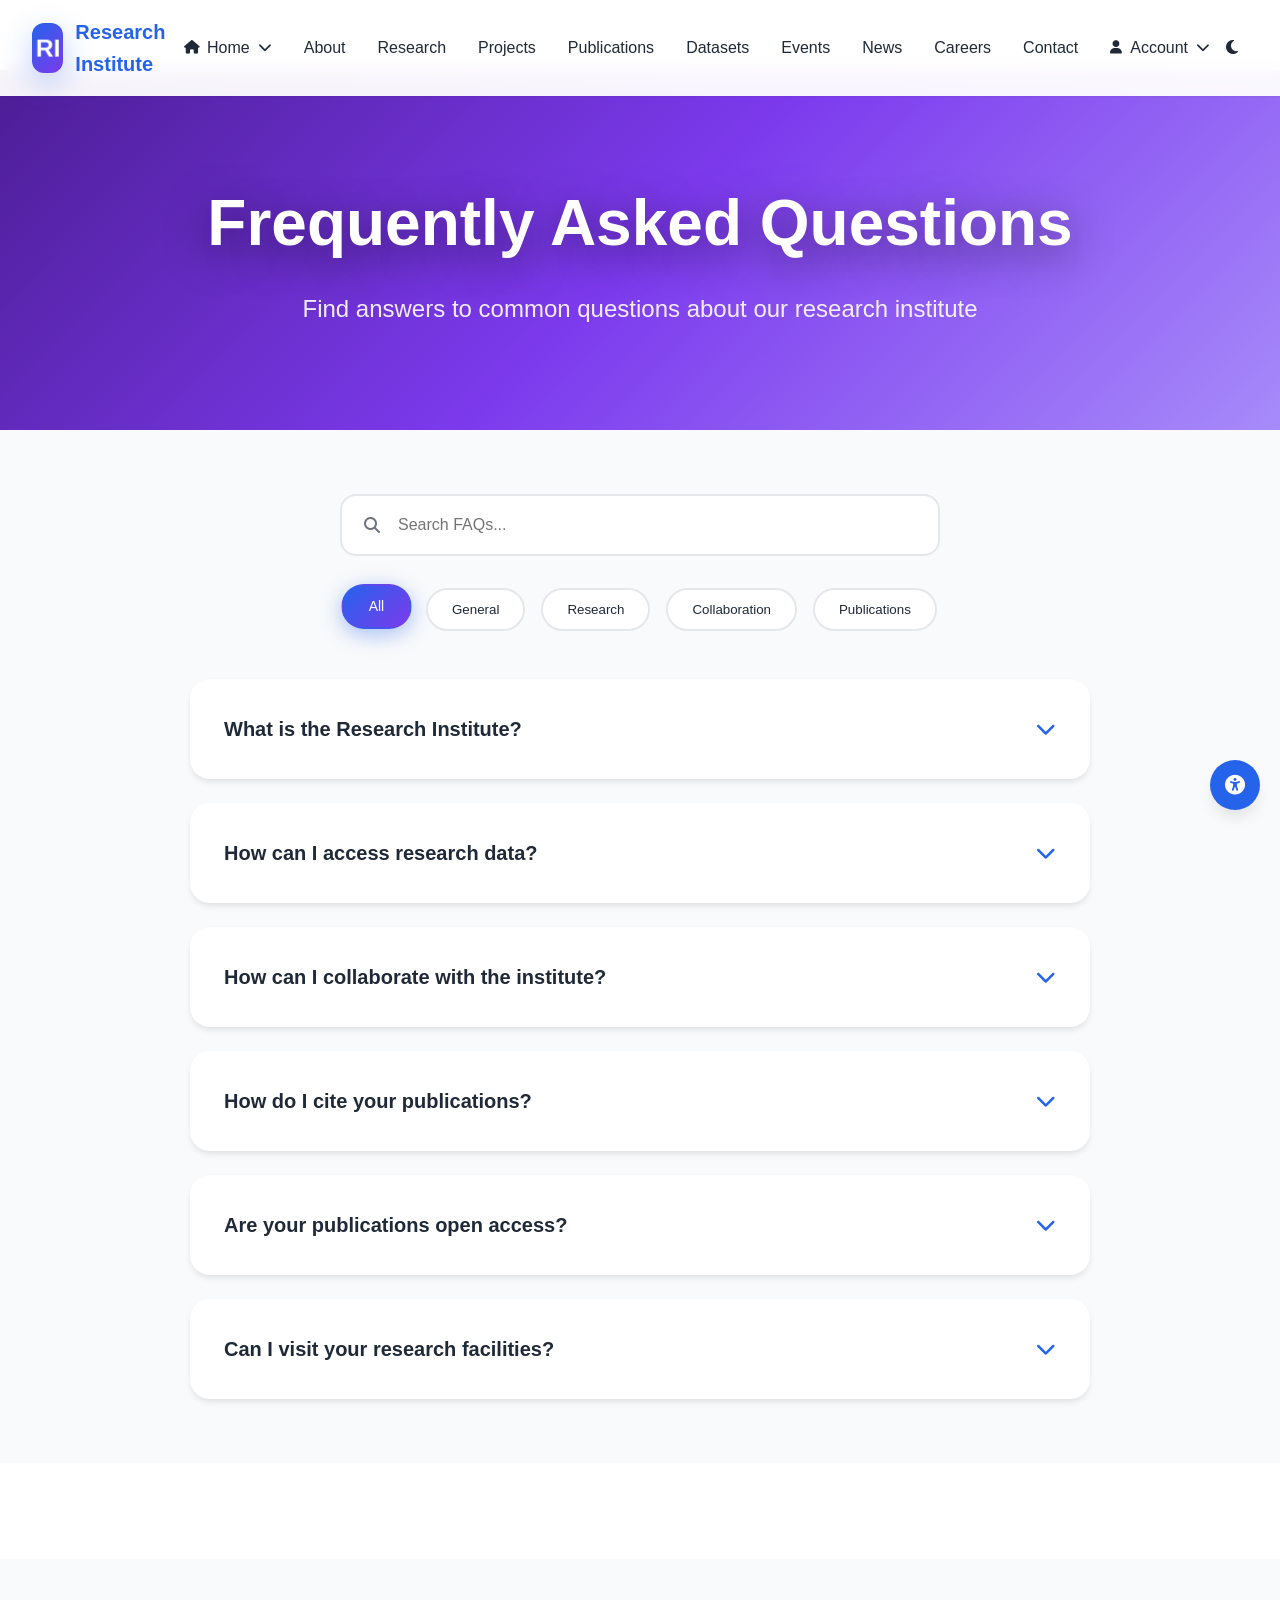
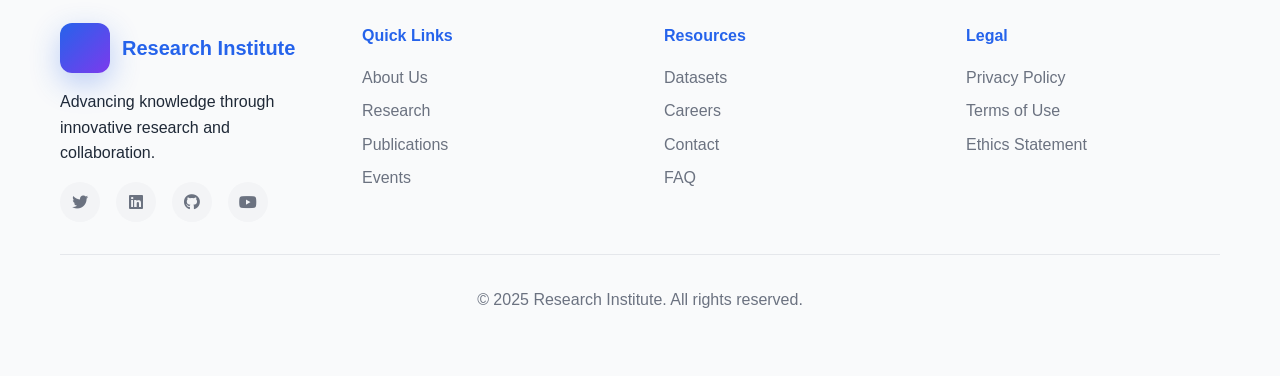
<file: faq.html>
<!DOCTYPE html>
<html lang="en">
<head>
    <meta charset="UTF-8">
    <meta name="viewport" content="width=device-width, initial-scale=1.0">
    <title>FAQ - Research Institute</title>
    <link rel="icon" type="image/svg+xml" href="favicon.svg">
    <link rel="alternate icon" href="favicon.ico">
    <link rel="stylesheet" href="css/main.css">
    <link rel="stylesheet" href="css/faq.css">
    <link rel="stylesheet" href="https://cdnjs.cloudflare.com/ajax/libs/font-awesome/6.4.0/css/all.min.css">
</head>
<body>
    <!-- Navigation -->
    <nav class="main-nav" id="mainNav">
        <div class="nav-container">
            <div class="logo">
                <div class="logo-3d">
                    <span class="logo-text">RI</span>
                </div>
                <span class="logo-name">Research Institute</span>
            </div>
            <ul class="nav-menu" id="navMenu">
                <li class="account-menu">
                    <a href="#"><i class="fas fa-home"></i> Home <i class="fas fa-chevron-down"></i></a>
                    <ul class="account-dropdown">
                        <li><a href="index.html"><i class="fas fa-house"></i> Home 1</a></li>
                        <li><a href="home2.html"><i class="fas fa-home"></i> Home 2</a></li>
                    </ul>
                </li>
                <li><a href="about.html">About</a></li>
                <li><a href="research.html">Research</a></li>
                <li><a href="projects.html">Projects</a></li>
                <li><a href="publications.html">Publications</a></li>
                <li><a href="datasets.html">Datasets</a></li>
                <li><a href="events.html">Events</a></li>
                <li><a href="news.html">News</a></li>
                <li><a href="careers.html">Careers</a></li>
                <li><a href="contact.html">Contact</a></li>
                <li class="account-menu">
                    <a href="#"><i class="fas fa-user"></i> Account <i class="fas fa-chevron-down"></i></a>
                    <ul class="account-dropdown">
                        <li><a href="login.html"><i class="fas fa-sign-in-alt"></i> Login</a></li>
                        <li><a href="register.html"><i class="fas fa-user-plus"></i> Register</a></li>
                        <li><a href="admin/dashboard.html"><i class="fas fa-tachometer-alt"></i> Admin</a></li>
                    </ul>
                </li>
            </ul>
            <div class="nav-actions">
                <button class="theme-toggle" id="themeToggle"><i class="fas fa-moon"></i></button>
                <button class="nav-toggle" id="navToggle"><i class="fas fa-bars"></i></button>
            </div>
        </div>
    </nav>

    <!-- FAQ Hero -->
    <section class="faq-hero">
        <div class="container">
            <h1 class="faq-title-3d">Frequently Asked Questions</h1>
            <p class="faq-subtitle">Find answers to common questions about our research institute</p>
        </div>
    </section>

    <!-- FAQ Section -->
    <section class="faq-section">
        <div class="container">
            <div class="faq-search">
                <i class="fas fa-search"></i>
                <input type="text" placeholder="Search FAQs..." id="faqSearch">
            </div>
            <div class="faq-categories">
                <button class="category-btn active" data-category="all">All</button>
                <button class="category-btn" data-category="general">General</button>
                <button class="category-btn" data-category="research">Research</button>
                <button class="category-btn" data-category="collaboration">Collaboration</button>
                <button class="category-btn" data-category="publications">Publications</button>
            </div>
            <div class="faq-list">
                <div class="faq-item faq-3d" data-category="general">
                    <div class="faq-question">
                        <h3>What is the Research Institute?</h3>
                        <i class="fas fa-chevron-down"></i>
                    </div>
                    <div class="faq-answer">
                        <p>The Research Institute is a leading research organization dedicated to advancing knowledge through innovative research across multiple disciplines including genomics, AI, climate science, and quantum computing.</p>
                    </div>
                </div>
                <div class="faq-item faq-3d" data-category="research">
                    <div class="faq-question">
                        <h3>How can I access research data?</h3>
                        <i class="fas fa-chevron-down"></i>
                    </div>
                    <div class="faq-answer">
                        <p>Research data and datasets are available through our Datasets section. Some datasets may require registration or approval depending on the data type and usage restrictions.</p>
                    </div>
                </div>
                <div class="faq-item faq-3d" data-category="collaboration">
                    <div class="faq-question">
                        <h3>How can I collaborate with the institute?</h3>
                        <i class="fas fa-chevron-down"></i>
                    </div>
                    <div class="faq-answer">
                        <p>We welcome collaboration opportunities. Please visit our Contact page and select "Collaboration Request" to submit a proposal. Our team will review and respond to your inquiry.</p>
                    </div>
                </div>
                <div class="faq-item faq-3d" data-category="publications">
                    <div class="faq-question">
                        <h3>How do I cite your publications?</h3>
                        <i class="fas fa-chevron-down"></i>
                    </div>
                    <div class="faq-answer">
                        <p>Each publication page includes citation buttons for APA, MLA, and Chicago formats. You can also export citations in BibTeX or RIS format for reference management software.</p>
                    </div>
                </div>
                <div class="faq-item faq-3d" data-category="general">
                    <div class="faq-question">
                        <h3>Are your publications open access?</h3>
                        <i class="fas fa-chevron-down"></i>
                    </div>
                    <div class="faq-answer">
                        <p>Many of our publications are open access. Check individual publication pages for access information. PDF downloads are available for most publications.</p>
                    </div>
                </div>
                <div class="faq-item faq-3d" data-category="research">
                    <div class="faq-question">
                        <h3>Can I visit your research facilities?</h3>
                        <i class="fas fa-chevron-down"></i>
                    </div>
                    <div class="faq-answer">
                        <p>We offer facility tours by appointment. Please contact us through our Contact page to schedule a visit. We also host open house events throughout the year.</p>
                    </div>
                </div>
            </div>
        </div>
    </section>

    <!-- Footer -->
    <footer class="main-footer">
        <div class="container">
            <div class="footer-grid">
                <div class="footer-col">
                    <a href="index.html" class="footer-logo-link">
                        <div class="footer-logo">
                            <div class="logo-3d">
                                <span class="logo-text">RI</span>
                            </div>
                            <span class="logo-name">Research Institute</span>
                        </div>
                    </a>
                    <p>Advancing knowledge through innovative research and collaboration.</p>
                    <div class="social-links">
                        <a href="#"><i class="fab fa-twitter"></i></a>
                        <a href="#"><i class="fab fa-linkedin"></i></a>
                        <a href="#"><i class="fab fa-github"></i></a>
                        <a href="#"><i class="fab fa-youtube"></i></a>
                    </div>
                </div>
                <div class="footer-col">
                    <h4>Quick Links</h4>
                    <ul>
                        <li><a href="about.html">About Us</a></li>
                        <li><a href="research.html">Research</a></li>
                        <li><a href="publications.html">Publications</a></li>
                        <li><a href="events.html">Events</a></li>
                    </ul>
                </div>
                <div class="footer-col">
                    <h4>Resources</h4>
                    <ul>
                        <li><a href="datasets.html">Datasets</a></li>
                        <li><a href="careers.html">Careers</a></li>
                        <li><a href="contact.html">Contact</a></li>
                        <li><a href="faq.html">FAQ</a></li>
                    </ul>
                </div>
                <div class="footer-col">
                    <h4>Legal</h4>
                    <ul>
                        <li><a href="privacy.html">Privacy Policy</a></li>
                        <li><a href="terms.html">Terms of Use</a></li>
                        <li><a href="ethics.html">Ethics Statement</a></li>
                    </ul>
                </div>
            </div>
            <div class="footer-bottom">
                <p>&copy; 2025 Research Institute. All rights reserved.</p>
            </div>
        </div>
    </footer>

    <script src="js/main.js"></script>
    <script src="js/faq.js"></script>
</body>
</html>
</file>
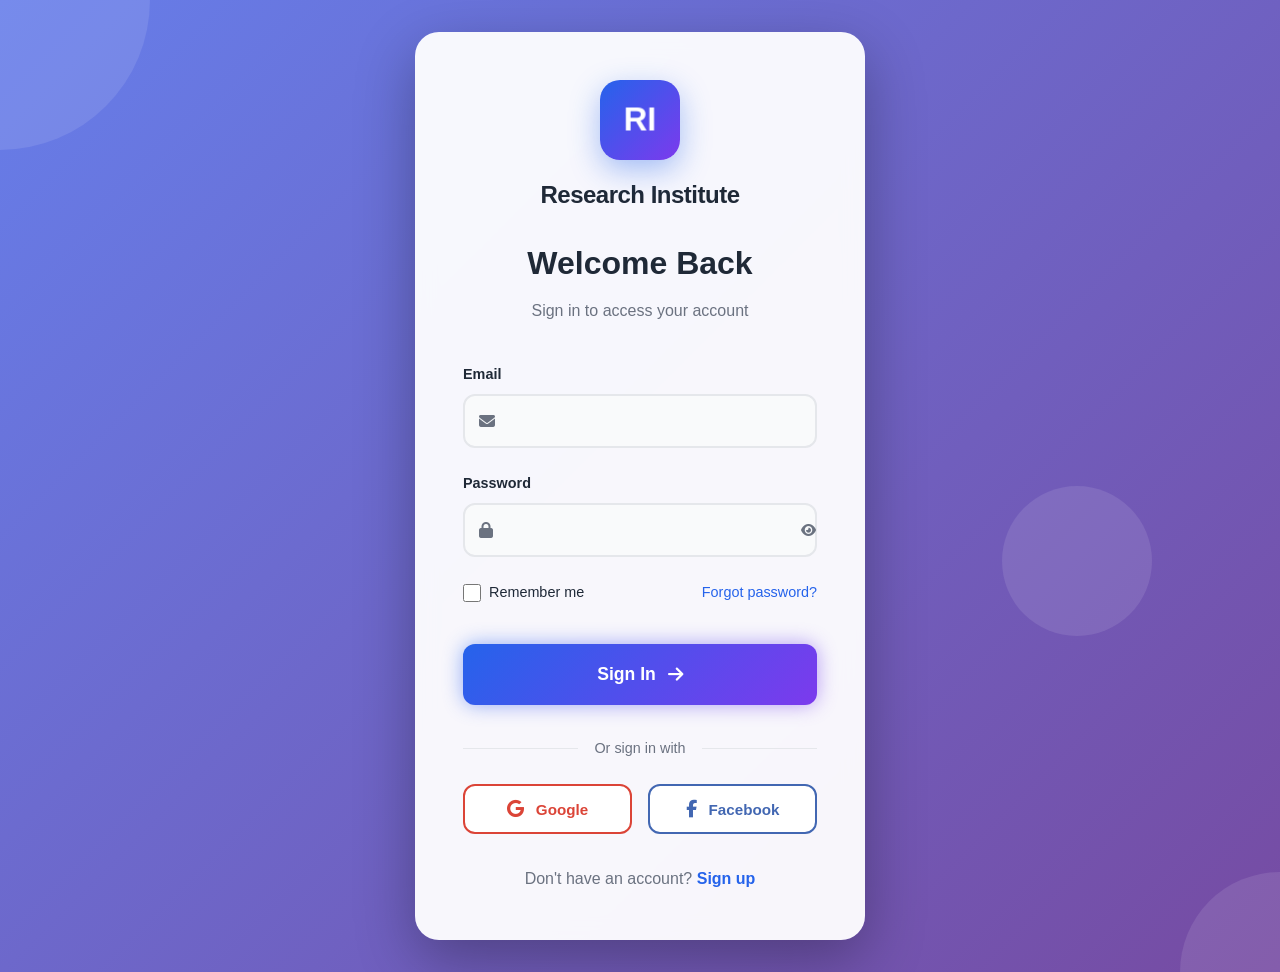
<file: login.html>
<!DOCTYPE html>
<html lang="en">
<head>
    <meta charset="UTF-8">
    <meta name="viewport" content="width=device-width, initial-scale=1.0">
    <title>Login - Research Institute</title>
    <link rel="icon" type="image/svg+xml" href="favicon.svg">
    <link rel="alternate icon" href="favicon.ico">
    <link rel="stylesheet" href="css/main.css">
    <link rel="stylesheet" href="css/login.css">
    <link rel="stylesheet" href="https://cdnjs.cloudflare.com/ajax/libs/font-awesome/6.4.0/css/all.min.css">
</head>
<body>
    <div class="login-container">
        <div class="login-wrapper login-3d">
            <div class="login-header">
                <a href="index.html" class="login-brand-link">
                    <div class="login-logo">
                        <div class="logo-3d">
                            <span class="logo-text">RI</span>
                        </div>
                    </div>
                    <span class="login-brand-name">Research Institute</span>
                </a>
                <h1>Welcome Back</h1>
                <p>Sign in to access your account</p>
            </div>
            <form class="login-form" id="loginForm">
                <div class="form-group">
                    <label for="email">Email</label>
                    <div class="input-wrapper">
                        <i class="fas fa-envelope"></i>
                        <input type="email" id="email" name="email" required>
                    </div>
                </div>
                <div class="form-group">
                    <label for="password">Password</label>
                    <div class="input-wrapper">
                        <i class="fas fa-lock"></i>
                        <input type="password" id="password" name="password" required>
                        <button type="button" class="toggle-password" id="togglePassword">
                            <i class="fas fa-eye"></i>
                        </button>
                    </div>
                </div>
                <div class="form-options">
                    <label class="checkbox-label">
                        <input type="checkbox" name="remember">
                        <span>Remember me</span>
                    </label>
                    <a href="password-reset.html" class="forgot-link">Forgot password?</a>
                </div>
                <button type="submit" class="login-btn btn-3d">
                    <span>Sign In</span>
                    <i class="fas fa-arrow-right"></i>
                </button>
            </form>
            <div class="social-login">
                <div class="divider">
                    <span>Or sign in with</span>
                </div>
                <div class="social-buttons">
                    <button type="button" class="social-btn google-btn" id="googleLogin">
                        <i class="fab fa-google"></i>
                        <span>Google</span>
                    </button>
                    <button type="button" class="social-btn facebook-btn" id="facebookLogin">
                        <i class="fab fa-facebook-f"></i>
                        <span>Facebook</span>
                    </button>
                </div>
            </div>
            <div class="login-footer">
                <p>Don't have an account? <a href="register.html">Sign up</a></p>
            </div>
        </div>
        <div class="login-background">
            <div class="bg-shapes">
                <div class="bg-shape shape-1"></div>
                <div class="bg-shape shape-2"></div>
                <div class="bg-shape shape-3"></div>
            </div>
        </div>
    </div>
    <script src="js/main.js"></script>
    <script src="js/login.js"></script>
</body>
</html>
</file>
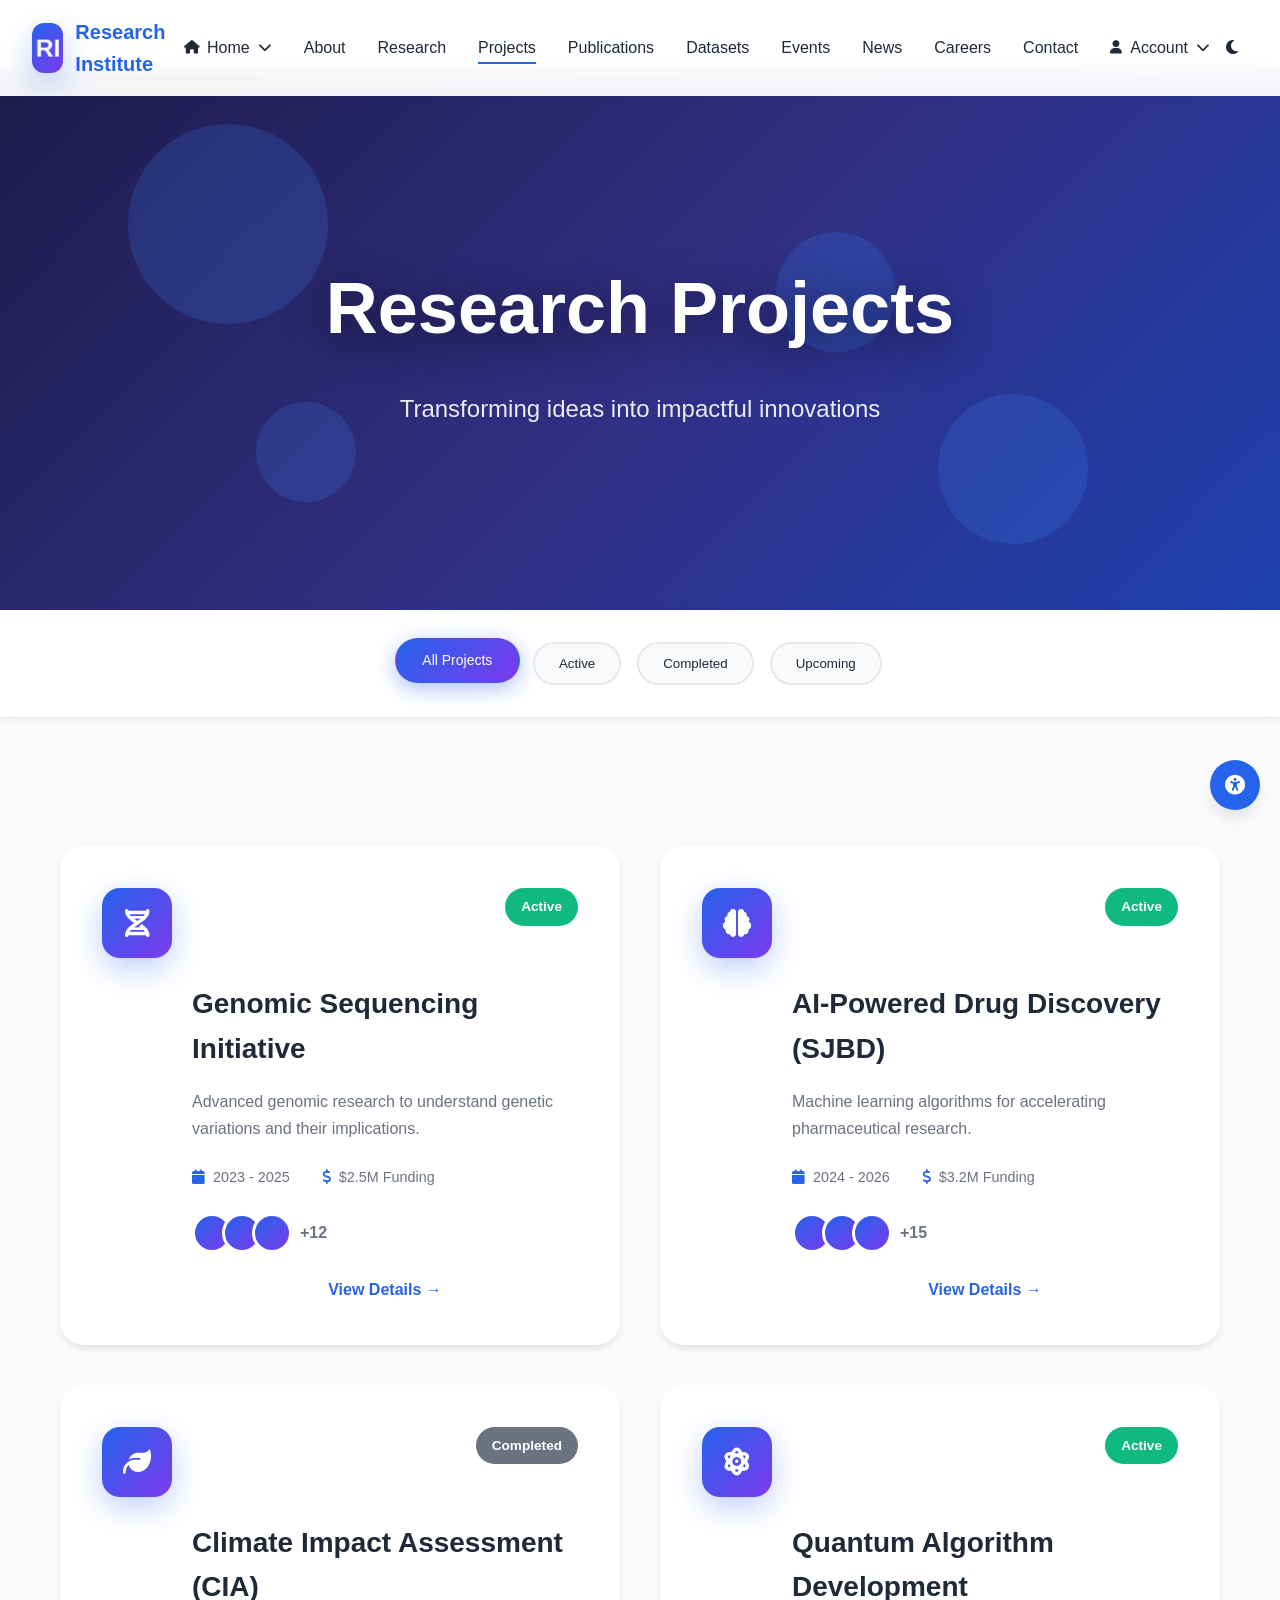
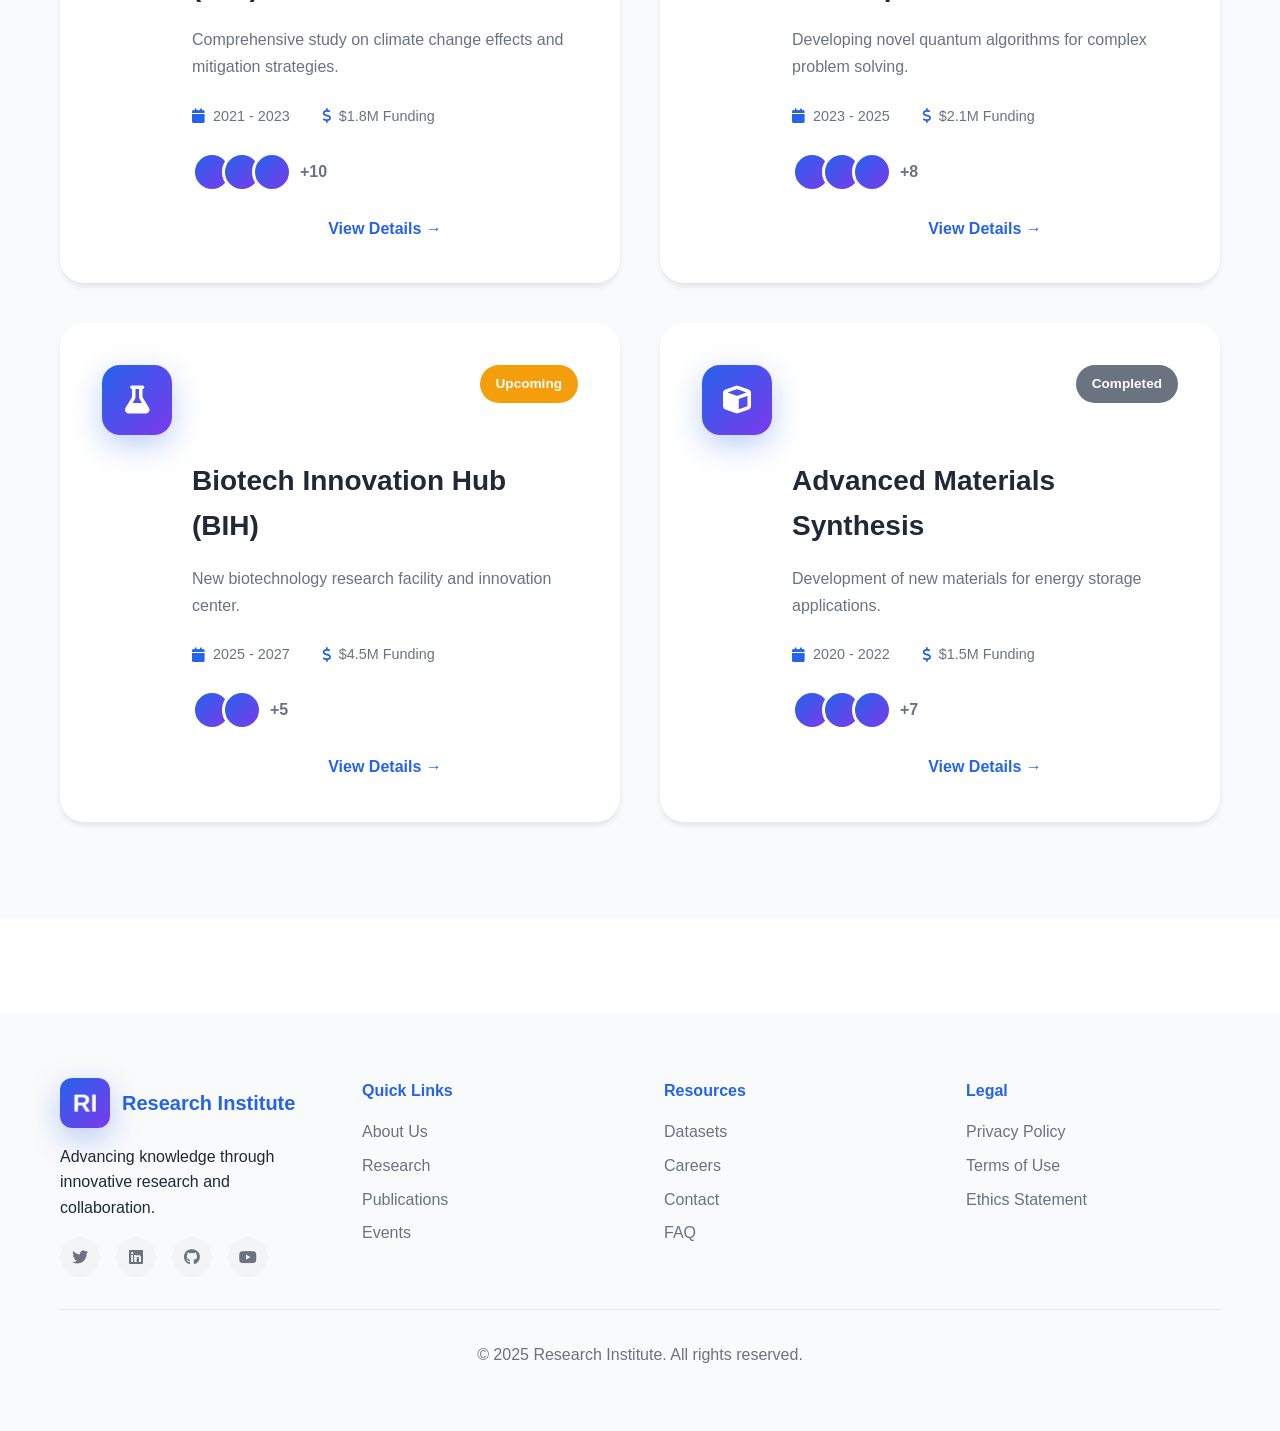
<file: projects.html>
<!DOCTYPE html>
<html lang="en">
<head>
    <meta charset="UTF-8">
    <meta name="viewport" content="width=device-width, initial-scale=1.0">
    <title>Projects - Research Institute</title>
    <link rel="icon" type="image/svg+xml" href="favicon.svg">
    <link rel="alternate icon" href="favicon.ico">
    <link rel="stylesheet" href="css/main.css">
    <link rel="stylesheet" href="css/projects.css">
    <link rel="stylesheet" href="https://cdnjs.cloudflare.com/ajax/libs/font-awesome/6.4.0/css/all.min.css">
</head>
<body>
    <!-- Navigation -->
    <nav class="main-nav" id="mainNav">
        <div class="nav-container">
            <div class="logo">
                <div class="logo-3d">
                    <span class="logo-text">RI</span>
                </div>
                <span class="logo-name">Research Institute</span>
            </div>
            <ul class="nav-menu" id="navMenu">
                <li class="account-menu">
                    <a href="#"><i class="fas fa-home"></i> Home <i class="fas fa-chevron-down"></i></a>
                    <ul class="account-dropdown">
                        <li><a href="index.html"><i class="fas fa-house"></i> Home 1</a></li>
                        <li><a href="home2.html"><i class="fas fa-home"></i> Home 2</a></li>
                    </ul>
                </li>
                <li><a href="about.html">About</a></li>
                <li><a href="research.html">Research</a></li>
                <li><a href="projects.html" class="active">Projects</a></li>
                <li><a href="publications.html">Publications</a></li>
                <li><a href="datasets.html">Datasets</a></li>
                <li><a href="events.html">Events</a></li>
                <li><a href="news.html">News</a></li>
                <li><a href="careers.html">Careers</a></li>
                <li><a href="contact.html">Contact</a></li>
                <li class="account-menu">
                    <a href="#"><i class="fas fa-user"></i> Account <i class="fas fa-chevron-down"></i></a>
                    <ul class="account-dropdown">
                        <li><a href="login.html"><i class="fas fa-sign-in-alt"></i> Login</a></li>
                        <li><a href="register.html"><i class="fas fa-user-plus"></i> Register</a></li>
                        <li><a href="admin/dashboard.html"><i class="fas fa-tachometer-alt"></i> Admin</a></li>
                    </ul>
                </li>
            </ul>
            <div class="nav-actions">
                <button class="theme-toggle" id="themeToggle"><i class="fas fa-moon"></i></button>
                <button class="nav-toggle" id="navToggle"><i class="fas fa-bars"></i></button>
            </div>
        </div>
    </nav>

    <!-- Projects Hero -->
    <section class="projects-hero">
        <div class="projects-hero-visual">
            <div class="floating-shapes">
                <div class="shape shape-1"></div>
                <div class="shape shape-2"></div>
                <div class="shape shape-3"></div>
                <div class="shape shape-4"></div>
            </div>
        </div>
        <div class="container">
            <div class="projects-hero-content">
                <h1 class="projects-title-3d">Research Projects</h1>
                <p class="projects-subtitle">Transforming ideas into impactful innovations</p>
            </div>
        </div>
    </section>

    <!-- Project Filters -->
    <section class="project-filters-section">
        <div class="container">
            <div class="project-filters">
                <button class="filter-btn active" data-status="all">All Projects</button>
                <button class="filter-btn" data-status="active">Active</button>
                <button class="filter-btn" data-status="completed">Completed</button>
                <button class="filter-btn" data-status="upcoming">Upcoming</button>
            </div>
        </div>
    </section>

    <!-- Projects Grid -->
    <section class="projects-section">
        <div class="container">
            <div class="projects-grid">
                <div class="project-card project-3d" data-status="active">
                    <div class="project-card-inner">
                        <div class="project-header">
                            <span class="project-status active">Active</span>
                            <div class="project-icon">
                                <i class="fas fa-dna"></i>
                            </div>
                        </div>
                        <h3>Genomic Sequencing Initiative</h3>
                        <p class="project-description">Advanced genomic research to understand genetic variations and their implications.</p>
                        <div class="project-meta">
                            <div class="meta-item">
                                <i class="fas fa-calendar"></i>
                                <span>2023 - 2025</span>
                            </div>
                            <div class="meta-item">
                                <i class="fas fa-dollar-sign"></i>
                                <span>$2.5M Funding</span>
                            </div>
                        </div>
                        <div class="project-team">
                            <div class="team-avatars">
                                <div class="avatar"></div>
                                <div class="avatar"></div>
                                <div class="avatar"></div>
                                <span class="team-count">+12</span>
                            </div>
                        </div>
                        <a href="project-detail.html?id=1" class="project-link">View Details →</a>
                    </div>
                </div>
                <div class="project-card project-3d" data-status="active">
                    <div class="project-card-inner">
                        <div class="project-header">
                            <span class="project-status active">Active</span>
                            <div class="project-icon">
                                <i class="fas fa-brain"></i>
                            </div>
                        </div>
                        <h3>AI-Powered Drug Discovery (SJBD)</h3>
                        <p class="project-description">Machine learning algorithms for accelerating pharmaceutical research.</p>
                        <div class="project-meta">
                            <div class="meta-item">
                                <i class="fas fa-calendar"></i>
                                <span>2024 - 2026</span>
                            </div>
                            <div class="meta-item">
                                <i class="fas fa-dollar-sign"></i>
                                <span>$3.2M Funding</span>
                            </div>
                        </div>
                        <div class="project-team">
                            <div class="team-avatars">
                                <div class="avatar"></div>
                                <div class="avatar"></div>
                                <div class="avatar"></div>
                                <span class="team-count">+15</span>
                            </div>
                        </div>
                        <a href="project-detail.html?id=2" class="project-link">View Details →</a>
                    </div>
                </div>
                <div class="project-card project-3d" data-status="completed">
                    <div class="project-card-inner">
                        <div class="project-header">
                            <span class="project-status completed">Completed</span>
                            <div class="project-icon">
                                <i class="fas fa-leaf"></i>
                            </div>
                        </div>
                        <h3>Climate Impact Assessment (CIA)</h3>
                        <p class="project-description">Comprehensive study on climate change effects and mitigation strategies.</p>
                        <div class="project-meta">
                            <div class="meta-item">
                                <i class="fas fa-calendar"></i>
                                <span>2021 - 2023</span>
                            </div>
                            <div class="meta-item">
                                <i class="fas fa-dollar-sign"></i>
                                <span>$1.8M Funding</span>
                            </div>
                        </div>
                        <div class="project-team">
                            <div class="team-avatars">
                                <div class="avatar"></div>
                                <div class="avatar"></div>
                                <div class="avatar"></div>
                                <span class="team-count">+10</span>
                            </div>
                        </div>
                        <a href="project-detail.html?id=3" class="project-link">View Details →</a>
                    </div>
                </div>
                <div class="project-card project-3d" data-status="active">
                    <div class="project-card-inner">
                        <div class="project-header">
                            <span class="project-status active">Active</span>
                            <div class="project-icon">
                                <i class="fas fa-atom"></i>
                            </div>
                        </div>
                        <h3>Quantum Algorithm Development</h3>
                        <p class="project-description">Developing novel quantum algorithms for complex problem solving.</p>
                        <div class="project-meta">
                            <div class="meta-item">
                                <i class="fas fa-calendar"></i>
                                <span>2023 - 2025</span>
                            </div>
                            <div class="meta-item">
                                <i class="fas fa-dollar-sign"></i>
                                <span>$2.1M Funding</span>
                            </div>
                        </div>
                        <div class="project-team">
                            <div class="team-avatars">
                                <div class="avatar"></div>
                                <div class="avatar"></div>
                                <div class="avatar"></div>
                                <span class="team-count">+8</span>
                            </div>
                        </div>
                        <a href="project-detail.html?id=4" class="project-link">View Details →</a>
                    </div>
                </div>
                <div class="project-card project-3d" data-status="upcoming">
                    <div class="project-card-inner">
                        <div class="project-header">
                            <span class="project-status upcoming">Upcoming</span>
                            <div class="project-icon">
                                <i class="fas fa-flask"></i>
                            </div>
                        </div>
                        <h3>Biotech Innovation Hub (BIH)</h3>
                        <p class="project-description">New biotechnology research facility and innovation center.</p>
                        <div class="project-meta">
                            <div class="meta-item">
                                <i class="fas fa-calendar"></i>
                                <span>2025 - 2027</span>
                            </div>
                            <div class="meta-item">
                                <i class="fas fa-dollar-sign"></i>
                                <span>$4.5M Funding</span>
                            </div>
                        </div>
                        <div class="project-team">
                            <div class="team-avatars">
                                <div class="avatar"></div>
                                <div class="avatar"></div>
                                <span class="team-count">+5</span>
                            </div>
                        </div>
                        <a href="project-detail.html?id=5" class="project-link">View Details →</a>
                    </div>
                </div>
                <div class="project-card project-3d" data-status="completed">
                    <div class="project-card-inner">
                        <div class="project-header">
                            <span class="project-status completed">Completed</span>
                            <div class="project-icon">
                                <i class="fas fa-cube"></i>
                            </div>
                        </div>
                        <h3>Advanced Materials Synthesis</h3>
                        <p class="project-description">Development of new materials for energy storage applications.</p>
                        <div class="project-meta">
                            <div class="meta-item">
                                <i class="fas fa-calendar"></i>
                                <span>2020 - 2022</span>
                            </div>
                            <div class="meta-item">
                                <i class="fas fa-dollar-sign"></i>
                                <span>$1.5M Funding</span>
                            </div>
                        </div>
                        <div class="project-team">
                            <div class="team-avatars">
                                <div class="avatar"></div>
                                <div class="avatar"></div>
                                <div class="avatar"></div>
                                <span class="team-count">+7</span>
                            </div>
                        </div>
                        <a href="project-detail.html?id=6" class="project-link">View Details →</a>
                    </div>
                </div>
            </div>
        </div>
    </section>

    <!-- Footer -->
    <footer class="main-footer">
        <div class="container">
            <div class="footer-grid">
                <div class="footer-col">
                    <a href="index.html" class="footer-logo-link">
                        <div class="footer-logo">
                            <div class="logo-3d">
                                <span class="logo-text">RI</span>
                            </div>
                            <span class="logo-name">Research Institute</span>
                        </div>
                    </a>
                    <p>Advancing knowledge through innovative research and collaboration.</p>
                    <div class="social-links">
                        <a href="#"><i class="fab fa-twitter"></i></a>
                        <a href="#"><i class="fab fa-linkedin"></i></a>
                        <a href="#"><i class="fab fa-github"></i></a>
                        <a href="#"><i class="fab fa-youtube"></i></a>
                    </div>
                </div>
                <div class="footer-col">
                    <h4>Quick Links</h4>
                    <ul>
                        <li><a href="about.html">About Us</a></li>
                        <li><a href="research.html">Research</a></li>
                        <li><a href="publications.html">Publications</a></li>
                        <li><a href="events.html">Events</a></li>
                    </ul>
                </div>
                <div class="footer-col">
                    <h4>Resources</h4>
                    <ul>
                        <li><a href="datasets.html">Datasets</a></li>
                        <li><a href="careers.html">Careers</a></li>
                        <li><a href="contact.html">Contact</a></li>
                        <li><a href="faq.html">FAQ</a></li>
                    </ul>
                </div>
                <div class="footer-col">
                    <h4>Legal</h4>
                    <ul>
                        <li><a href="privacy.html">Privacy Policy</a></li>
                        <li><a href="terms.html">Terms of Use</a></li>
                        <li><a href="ethics.html">Ethics Statement</a></li>
                    </ul>
                </div>
            </div>
            <div class="footer-bottom">
                <p>&copy; 2025 Research Institute. All rights reserved.</p>
            </div>
        </div>
    </footer>

    <script src="js/main.js"></script>
    <script src="js/projects.js"></script>
</body>
</html>
</file>
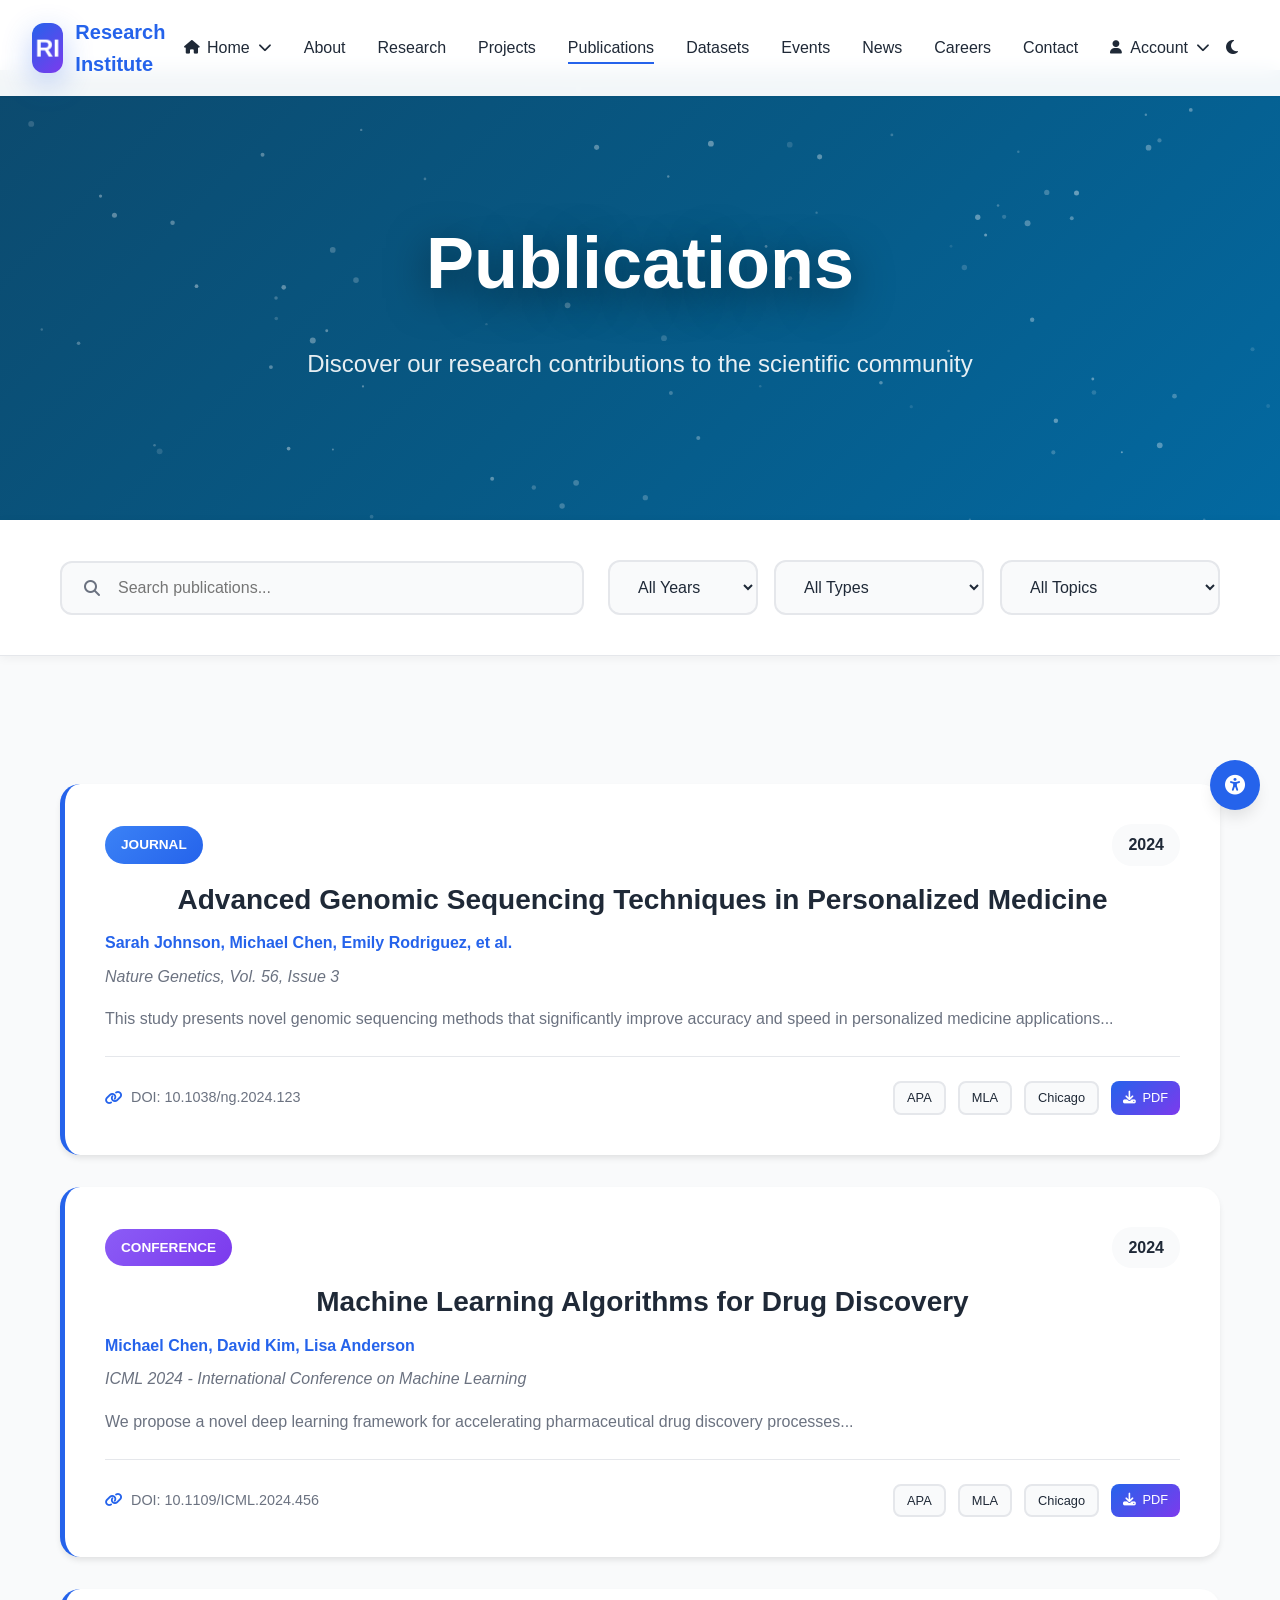
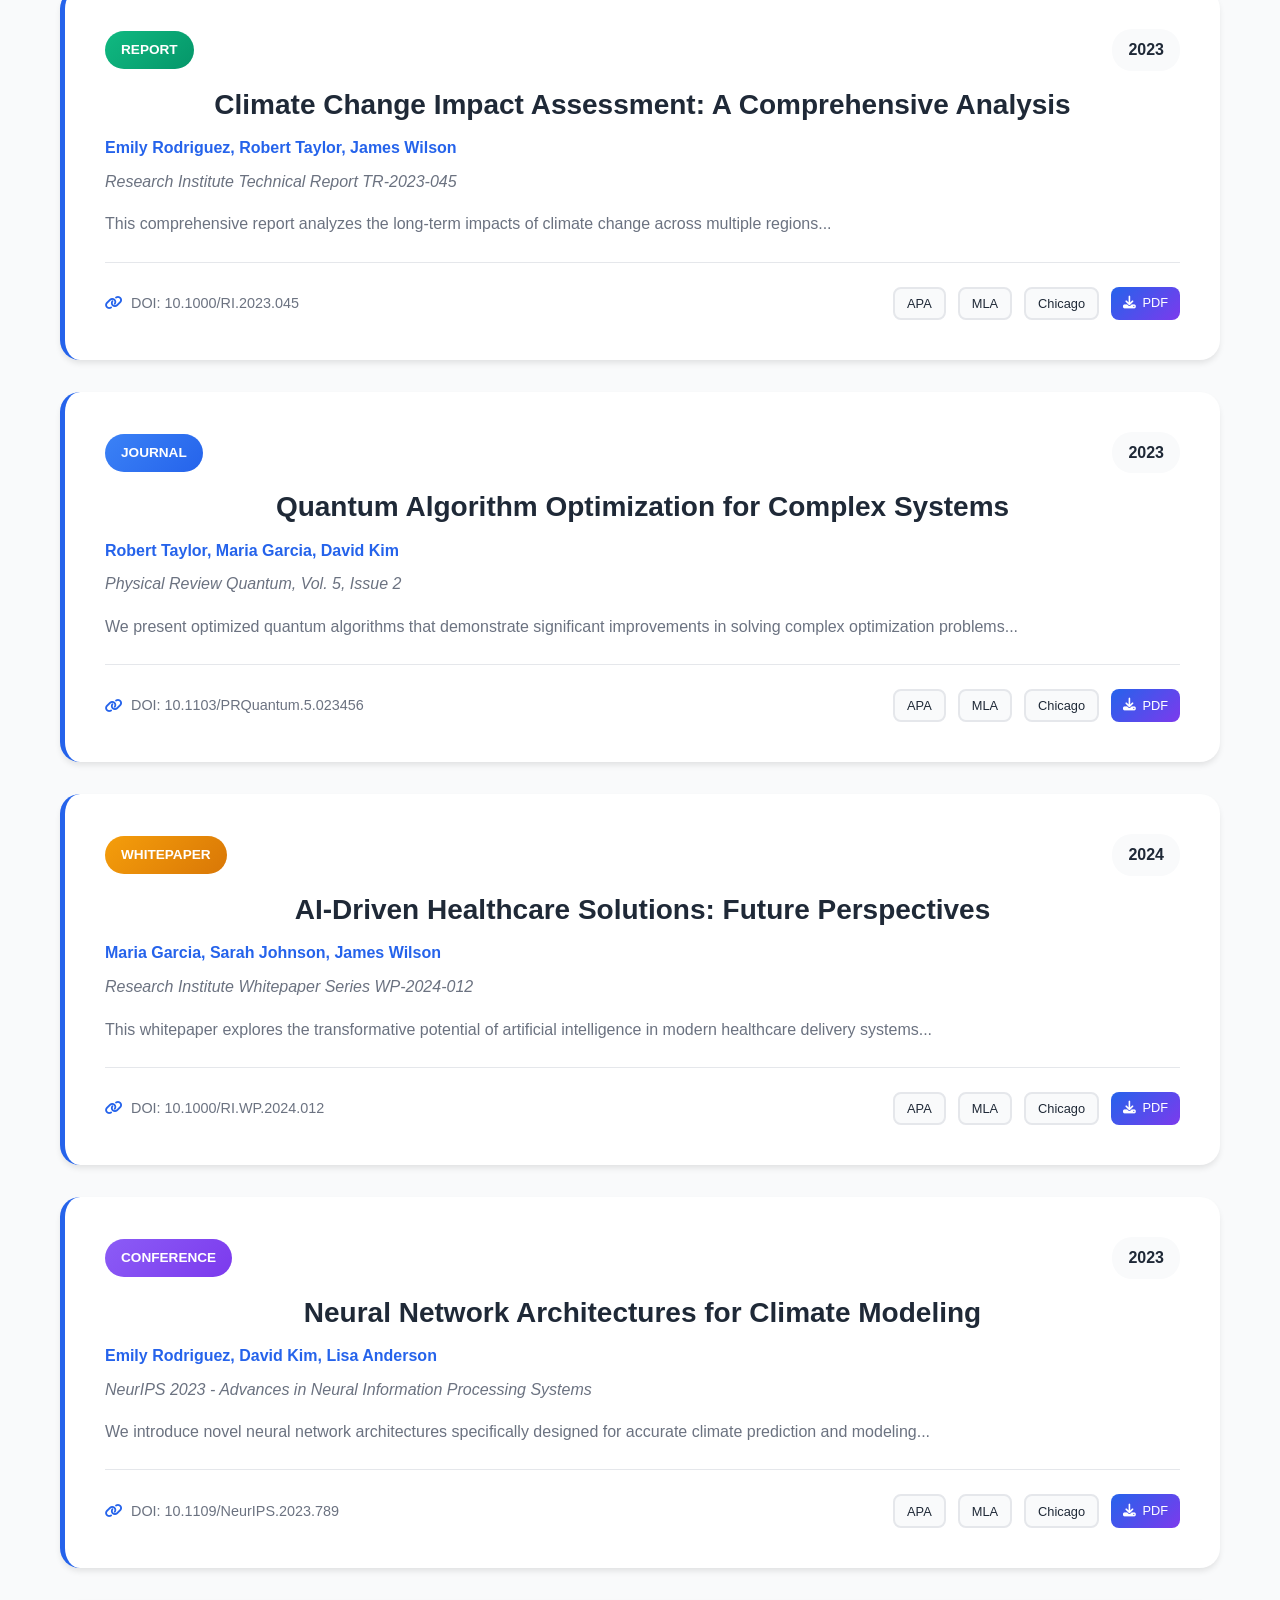
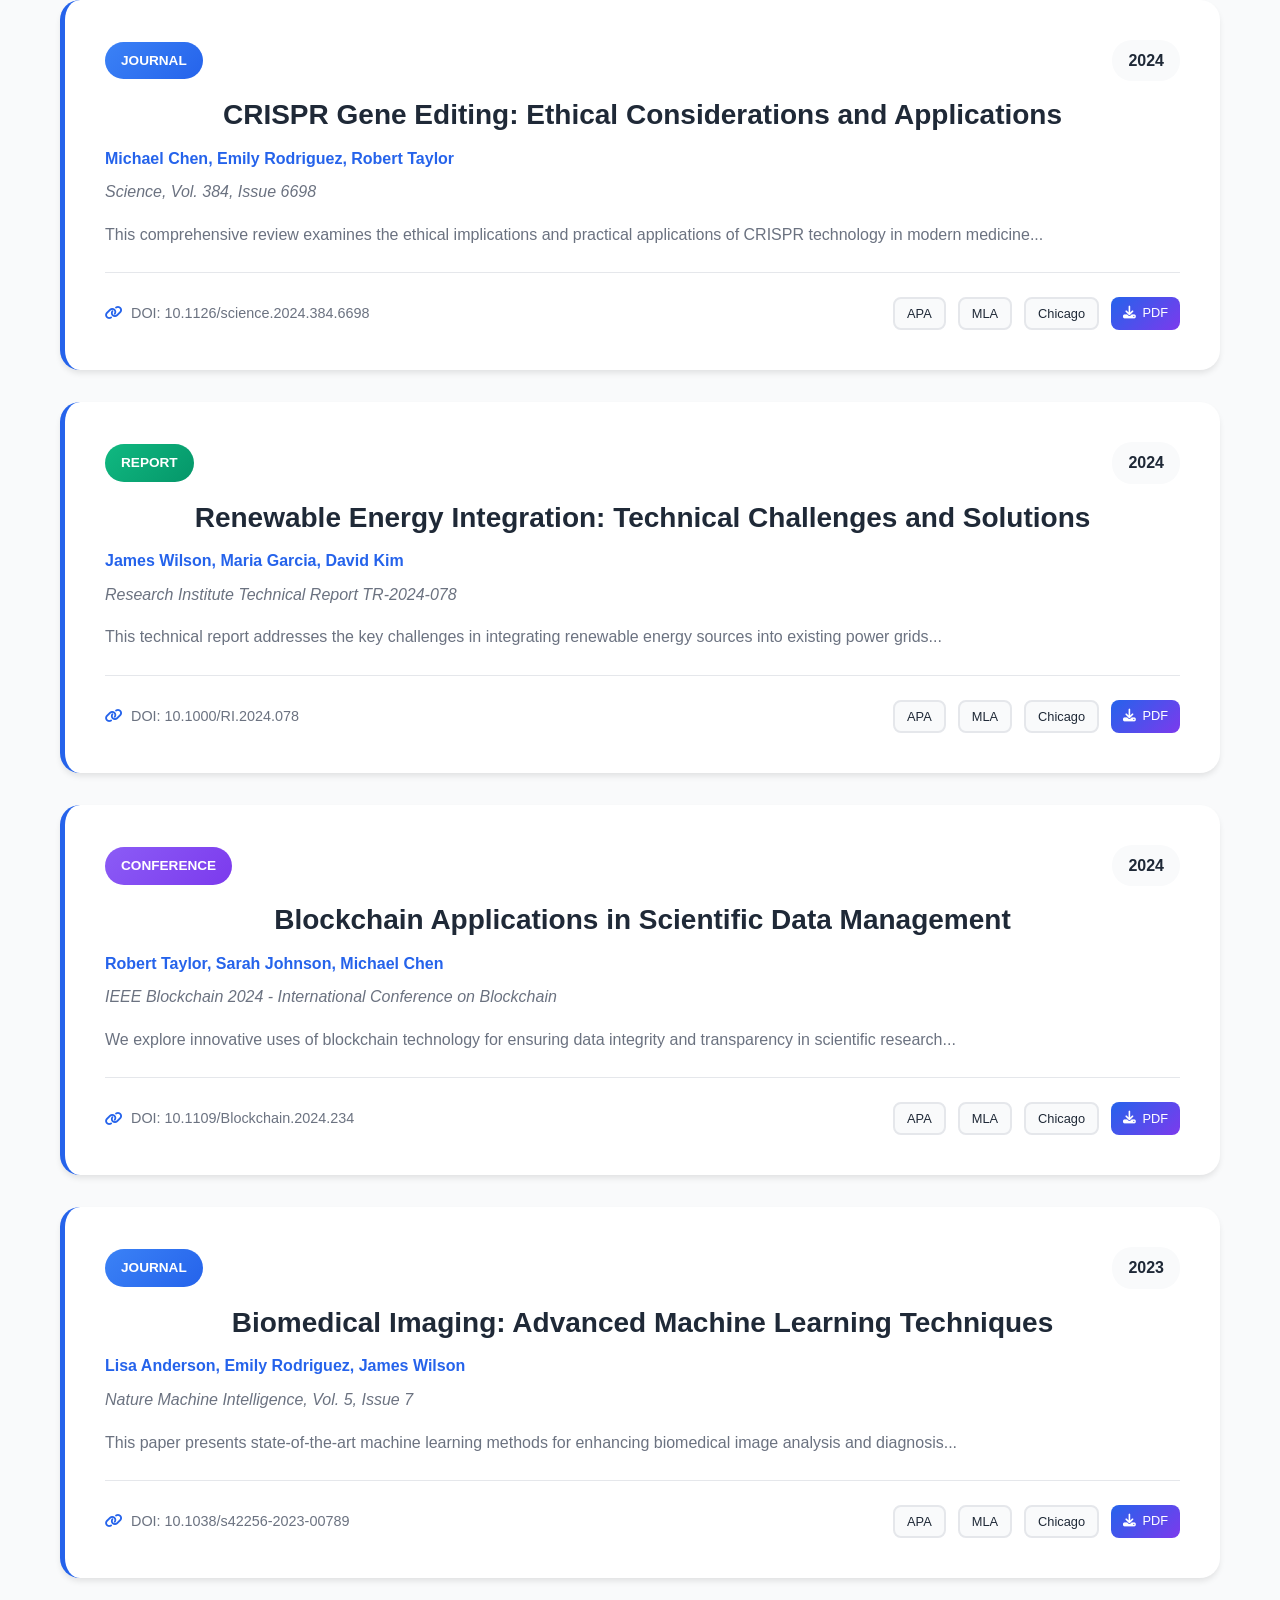
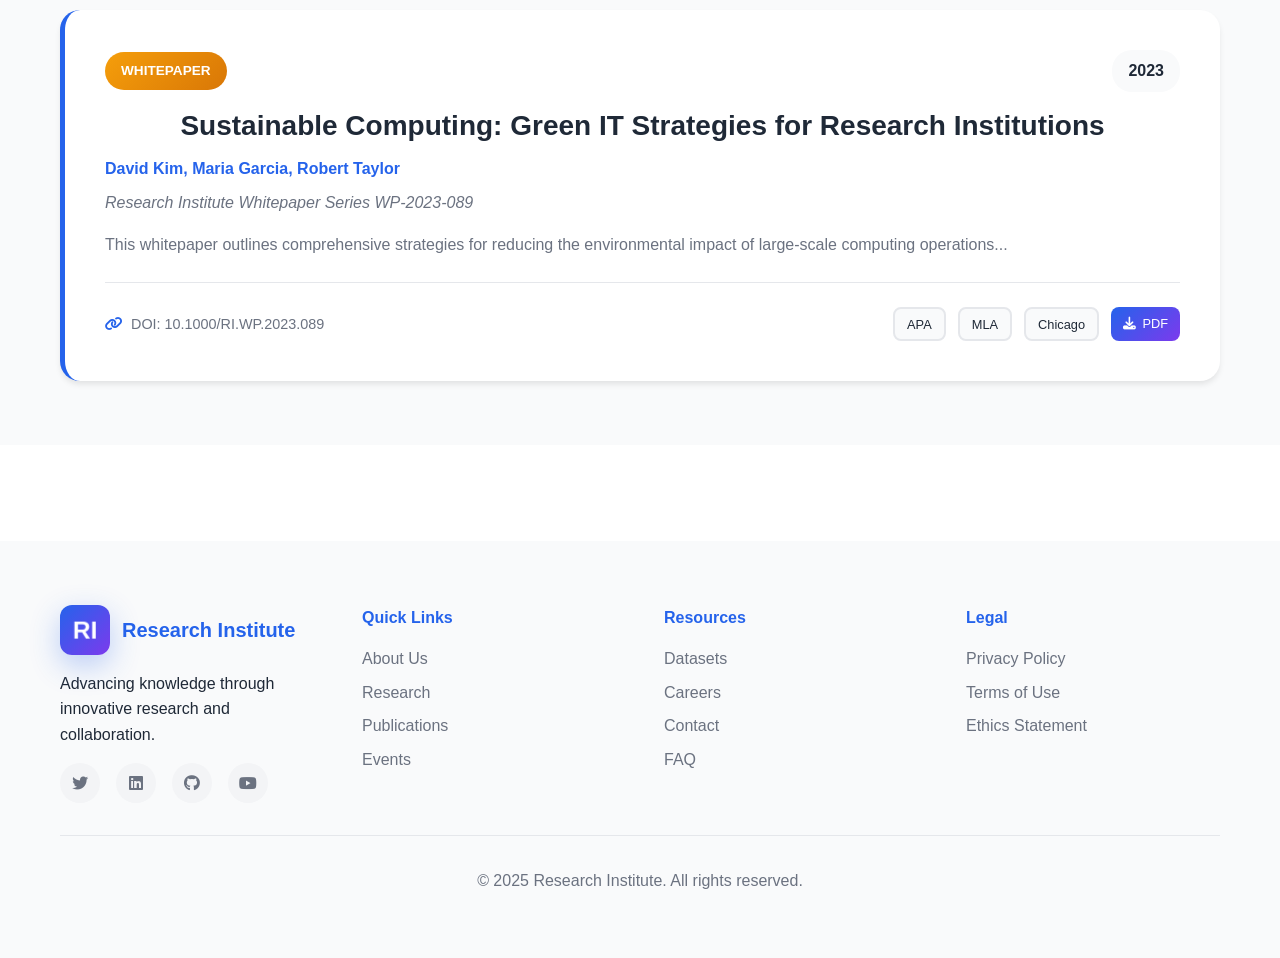
<file: publications.html>
<!DOCTYPE html>
<html lang="en">
<head>
    <meta charset="UTF-8">
    <meta name="viewport" content="width=device-width, initial-scale=1.0">
    <title>Publications - Research Institute</title>
    <link rel="icon" type="image/svg+xml" href="favicon.svg">
    <link rel="alternate icon" href="favicon.ico">
    <link rel="stylesheet" href="css/main.css">
    <link rel="stylesheet" href="css/publications.css">
    <link rel="stylesheet" href="https://cdnjs.cloudflare.com/ajax/libs/font-awesome/6.4.0/css/all.min.css">
</head>
<body>
    <!-- Navigation -->
    <nav class="main-nav" id="mainNav">
        <div class="nav-container">
            <div class="logo">
                <div class="logo-3d">
                    <span class="logo-text">RI</span>
                </div>
                <span class="logo-name">Research Institute</span>
            </div>
            <ul class="nav-menu" id="navMenu">
                <li class="account-menu">
                    <a href="#"><i class="fas fa-home"></i> Home <i class="fas fa-chevron-down"></i></a>
                    <ul class="account-dropdown">
                        <li><a href="index.html"><i class="fas fa-house"></i> Home 1</a></li>
                        <li><a href="home2.html"><i class="fas fa-home"></i> Home 2</a></li>
                    </ul>
                </li>
                <li><a href="about.html">About</a></li>
                <li><a href="research.html">Research</a></li>
                <li><a href="projects.html">Projects</a></li>
                <li><a href="publications.html" class="active">Publications</a></li>
                <li><a href="datasets.html">Datasets</a></li>
                <li><a href="events.html">Events</a></li>
                <li><a href="news.html">News</a></li>
                <li><a href="careers.html">Careers</a></li>
                <li><a href="contact.html">Contact</a></li>
                <li class="account-menu">
                    <a href="#"><i class="fas fa-user"></i> Account <i class="fas fa-chevron-down"></i></a>
                    <ul class="account-dropdown">
                        <li><a href="login.html"><i class="fas fa-sign-in-alt"></i> Login</a></li>
                        <li><a href="register.html"><i class="fas fa-user-plus"></i> Register</a></li>
                        <li><a href="admin/dashboard.html"><i class="fas fa-tachometer-alt"></i> Admin</a></li>
                    </ul>
                </li>
            </ul>
            <div class="nav-actions">
                <button class="theme-toggle" id="themeToggle"><i class="fas fa-moon"></i></button>
                <button class="nav-toggle" id="navToggle"><i class="fas fa-bars"></i></button>
            </div>
        </div>
    </nav>

    <!-- Publications Hero -->
    <section class="publications-hero">
        <div class="publications-hero-bg">
            <canvas id="publicationsCanvas"></canvas>
        </div>
        <div class="container">
            <div class="publications-hero-content">
                <h1 class="publications-title-3d">Publications</h1>
                <p class="publications-subtitle">Discover our research contributions to the scientific community</p>
            </div>
        </div>
    </section>

    <!-- Filters and Search -->
    <section class="publications-filters-section">
        <div class="container">
            <div class="publications-controls">
                <div class="search-box">
                    <i class="fas fa-search"></i>
                    <input type="text" placeholder="Search publications..." id="pubSearch">
                </div>
                <div class="filter-group">
                    <select id="yearFilter" class="filter-select">
                        <option value="all">All Years</option>
                        <option value="2024">2024</option>
                        <option value="2023">2023</option>
                        <option value="2022">2022</option>
                        <option value="2021">2021</option>
                    </select>
                    <select id="typeFilter" class="filter-select">
                        <option value="all">All Types</option>
                        <option value="journal">Journal Articles</option>
                        <option value="conference">Conference Papers</option>
                        <option value="report">Reports</option>
                        <option value="whitepaper">Whitepapers</option>
                    </select>
                    <select id="topicFilter" class="filter-select">
                        <option value="all">All Topics</option>
                        <option value="genomic">Genomic Research</option>
                        <option value="ai">AI & ML</option>
                        <option value="climate">Climate Science</option>
                        <option value="quantum">Quantum Computing</option>
                    </select>
                </div>
            </div>
        </div>
    </section>

    <!-- Publications List -->
    <section class="publications-section">
        <div class="container">
            <div class="publications-list">
                <article class="publication-item pub-3d">
                    <div class="publication-header">
                        <div class="pub-type-badge journal">Journal</div>
                        <div class="pub-year">2024</div>
                    </div>
                    <h3 class="pub-title">Advanced Genomic Sequencing Techniques in Personalized Medicine</h3>
                    <p class="pub-authors">Sarah Johnson, Michael Chen, Emily Rodriguez, et al.</p>
                    <p class="pub-venue">Nature Genetics, Vol. 56, Issue 3</p>
                    <p class="pub-abstract">This study presents novel genomic sequencing methods that significantly improve accuracy and speed in personalized medicine applications...</p>
                    <div class="pub-meta">
                        <span class="pub-doi"><i class="fas fa-link"></i> DOI: 10.1038/ng.2024.123</span>
                        <div class="pub-actions">
                            <button class="pub-btn" onclick="copyCitation(this)" data-citation="APA">APA</button>
                            <button class="pub-btn" onclick="copyCitation(this)" data-citation="MLA">MLA</button>
                            <button class="pub-btn" onclick="copyCitation(this)" data-citation="Chicago">Chicago</button>
                            <a href="#" class="pub-btn download-btn"><i class="fas fa-download"></i> PDF</a>
                        </div>
                    </div>
                </article>
                <article class="publication-item pub-3d">
                    <div class="publication-header">
                        <div class="pub-type-badge conference">Conference</div>
                        <div class="pub-year">2024</div>
                    </div>
                    <h3 class="pub-title">Machine Learning Algorithms for Drug Discovery</h3>
                    <p class="pub-authors">Michael Chen, David Kim, Lisa Anderson</p>
                    <p class="pub-venue">ICML 2024 - International Conference on Machine Learning</p>
                    <p class="pub-abstract">We propose a novel deep learning framework for accelerating pharmaceutical drug discovery processes...</p>
                    <div class="pub-meta">
                        <span class="pub-doi"><i class="fas fa-link"></i> DOI: 10.1109/ICML.2024.456</span>
                        <div class="pub-actions">
                            <button class="pub-btn" onclick="copyCitation(this)" data-citation="APA">APA</button>
                            <button class="pub-btn" onclick="copyCitation(this)" data-citation="MLA">MLA</button>
                            <button class="pub-btn" onclick="copyCitation(this)" data-citation="Chicago">Chicago</button>
                            <a href="#" class="pub-btn download-btn"><i class="fas fa-download"></i> PDF</a>
                        </div>
                    </div>
                </article>
                <article class="publication-item pub-3d">
                    <div class="publication-header">
                        <div class="pub-type-badge report">Report</div>
                        <div class="pub-year">2023</div>
                    </div>
                    <h3 class="pub-title">Climate Change Impact Assessment: A Comprehensive Analysis</h3>
                    <p class="pub-authors">Emily Rodriguez, Robert Taylor, James Wilson</p>
                    <p class="pub-venue">Research Institute Technical Report TR-2023-045</p>
                    <p class="pub-abstract">This comprehensive report analyzes the long-term impacts of climate change across multiple regions...</p>
                    <div class="pub-meta">
                        <span class="pub-doi"><i class="fas fa-link"></i> DOI: 10.1000/RI.2023.045</span>
                        <div class="pub-actions">
                            <button class="pub-btn" onclick="copyCitation(this)" data-citation="APA">APA</button>
                            <button class="pub-btn" onclick="copyCitation(this)" data-citation="MLA">MLA</button>
                            <button class="pub-btn" onclick="copyCitation(this)" data-citation="Chicago">Chicago</button>
                            <a href="#" class="pub-btn download-btn"><i class="fas fa-download"></i> PDF</a>
                        </div>
                    </div>
                </article>
                <article class="publication-item pub-3d">
                    <div class="publication-header">
                        <div class="pub-type-badge journal">Journal</div>
                        <div class="pub-year">2023</div>
                    </div>
                    <h3 class="pub-title">Quantum Algorithm Optimization for Complex Systems</h3>
                    <p class="pub-authors">Robert Taylor, Maria Garcia, David Kim</p>
                    <p class="pub-venue">Physical Review Quantum, Vol. 5, Issue 2</p>
                    <p class="pub-abstract">We present optimized quantum algorithms that demonstrate significant improvements in solving complex optimization problems...</p>
                    <div class="pub-meta">
                        <span class="pub-doi"><i class="fas fa-link"></i> DOI: 10.1103/PRQuantum.5.023456</span>
                        <div class="pub-actions">
                            <button class="pub-btn" onclick="copyCitation(this)" data-citation="APA">APA</button>
                            <button class="pub-btn" onclick="copyCitation(this)" data-citation="MLA">MLA</button>
                            <button class="pub-btn" onclick="copyCitation(this)" data-citation="Chicago">Chicago</button>
                            <a href="#" class="pub-btn download-btn"><i class="fas fa-download"></i> PDF</a>
                        </div>
                    </div>
                </article>
                <article class="publication-item pub-3d">
                    <div class="publication-header">
                        <div class="pub-type-badge whitepaper">Whitepaper</div>
                        <div class="pub-year">2024</div>
                    </div>
                    <h3 class="pub-title">AI-Driven Healthcare Solutions: Future Perspectives</h3>
                    <p class="pub-authors">Maria Garcia, Sarah Johnson, James Wilson</p>
                    <p class="pub-venue">Research Institute Whitepaper Series WP-2024-012</p>
                    <p class="pub-abstract">This whitepaper explores the transformative potential of artificial intelligence in modern healthcare delivery systems...</p>
                    <div class="pub-meta">
                        <span class="pub-doi"><i class="fas fa-link"></i> DOI: 10.1000/RI.WP.2024.012</span>
                        <div class="pub-actions">
                            <button class="pub-btn" onclick="copyCitation(this)" data-citation="APA">APA</button>
                            <button class="pub-btn" onclick="copyCitation(this)" data-citation="MLA">MLA</button>
                            <button class="pub-btn" onclick="copyCitation(this)" data-citation="Chicago">Chicago</button>
                            <a href="#" class="pub-btn download-btn"><i class="fas fa-download"></i> PDF</a>
                        </div>
                    </div>
                </article>
                <article class="publication-item pub-3d">
                    <div class="publication-header">
                        <div class="pub-type-badge conference">Conference</div>
                        <div class="pub-year">2023</div>
                    </div>
                    <h3 class="pub-title">Neural Network Architectures for Climate Modeling</h3>
                    <p class="pub-authors">Emily Rodriguez, David Kim, Lisa Anderson</p>
                    <p class="pub-venue">NeurIPS 2023 - Advances in Neural Information Processing Systems</p>
                    <p class="pub-abstract">We introduce novel neural network architectures specifically designed for accurate climate prediction and modeling...</p>
                    <div class="pub-meta">
                        <span class="pub-doi"><i class="fas fa-link"></i> DOI: 10.1109/NeurIPS.2023.789</span>
                        <div class="pub-actions">
                            <button class="pub-btn" onclick="copyCitation(this)" data-citation="APA">APA</button>
                            <button class="pub-btn" onclick="copyCitation(this)" data-citation="MLA">MLA</button>
                            <button class="pub-btn" onclick="copyCitation(this)" data-citation="Chicago">Chicago</button>
                            <a href="#" class="pub-btn download-btn"><i class="fas fa-download"></i> PDF</a>
                        </div>
                    </div>
                </article>
                <article class="publication-item pub-3d">
                    <div class="publication-header">
                        <div class="pub-type-badge journal">Journal</div>
                        <div class="pub-year">2024</div>
                    </div>
                    <h3 class="pub-title">CRISPR Gene Editing: Ethical Considerations and Applications</h3>
                    <p class="pub-authors">Michael Chen, Emily Rodriguez, Robert Taylor</p>
                    <p class="pub-venue">Science, Vol. 384, Issue 6698</p>
                    <p class="pub-abstract">This comprehensive review examines the ethical implications and practical applications of CRISPR technology in modern medicine...</p>
                    <div class="pub-meta">
                        <span class="pub-doi"><i class="fas fa-link"></i> DOI: 10.1126/science.2024.384.6698</span>
                        <div class="pub-actions">
                            <button class="pub-btn" onclick="copyCitation(this)" data-citation="APA">APA</button>
                            <button class="pub-btn" onclick="copyCitation(this)" data-citation="MLA">MLA</button>
                            <button class="pub-btn" onclick="copyCitation(this)" data-citation="Chicago">Chicago</button>
                            <a href="#" class="pub-btn download-btn"><i class="fas fa-download"></i> PDF</a>
                        </div>
                    </div>
                </article>
                <article class="publication-item pub-3d">
                    <div class="publication-header">
                        <div class="pub-type-badge report">Report</div>
                        <div class="pub-year">2024</div>
                    </div>
                    <h3 class="pub-title">Renewable Energy Integration: Technical Challenges and Solutions</h3>
                    <p class="pub-authors">James Wilson, Maria Garcia, David Kim</p>
                    <p class="pub-venue">Research Institute Technical Report TR-2024-078</p>
                    <p class="pub-abstract">This technical report addresses the key challenges in integrating renewable energy sources into existing power grids...</p>
                    <div class="pub-meta">
                        <span class="pub-doi"><i class="fas fa-link"></i> DOI: 10.1000/RI.2024.078</span>
                        <div class="pub-actions">
                            <button class="pub-btn" onclick="copyCitation(this)" data-citation="APA">APA</button>
                            <button class="pub-btn" onclick="copyCitation(this)" data-citation="MLA">MLA</button>
                            <button class="pub-btn" onclick="copyCitation(this)" data-citation="Chicago">Chicago</button>
                            <a href="#" class="pub-btn download-btn"><i class="fas fa-download"></i> PDF</a>
                        </div>
                    </div>
                </article>
                <article class="publication-item pub-3d">
                    <div class="publication-header">
                        <div class="pub-type-badge conference">Conference</div>
                        <div class="pub-year">2024</div>
                    </div>
                    <h3 class="pub-title">Blockchain Applications in Scientific Data Management</h3>
                    <p class="pub-authors">Robert Taylor, Sarah Johnson, Michael Chen</p>
                    <p class="pub-venue">IEEE Blockchain 2024 - International Conference on Blockchain</p>
                    <p class="pub-abstract">We explore innovative uses of blockchain technology for ensuring data integrity and transparency in scientific research...</p>
                    <div class="pub-meta">
                        <span class="pub-doi"><i class="fas fa-link"></i> DOI: 10.1109/Blockchain.2024.234</span>
                        <div class="pub-actions">
                            <button class="pub-btn" onclick="copyCitation(this)" data-citation="APA">APA</button>
                            <button class="pub-btn" onclick="copyCitation(this)" data-citation="MLA">MLA</button>
                            <button class="pub-btn" onclick="copyCitation(this)" data-citation="Chicago">Chicago</button>
                            <a href="#" class="pub-btn download-btn"><i class="fas fa-download"></i> PDF</a>
                        </div>
                    </div>
                </article>
                <article class="publication-item pub-3d">
                    <div class="publication-header">
                        <div class="pub-type-badge journal">Journal</div>
                        <div class="pub-year">2023</div>
                    </div>
                    <h3 class="pub-title">Biomedical Imaging: Advanced Machine Learning Techniques</h3>
                    <p class="pub-authors">Lisa Anderson, Emily Rodriguez, James Wilson</p>
                    <p class="pub-venue">Nature Machine Intelligence, Vol. 5, Issue 7</p>
                    <p class="pub-abstract">This paper presents state-of-the-art machine learning methods for enhancing biomedical image analysis and diagnosis...</p>
                    <div class="pub-meta">
                        <span class="pub-doi"><i class="fas fa-link"></i> DOI: 10.1038/s42256-2023-00789</span>
                        <div class="pub-actions">
                            <button class="pub-btn" onclick="copyCitation(this)" data-citation="APA">APA</button>
                            <button class="pub-btn" onclick="copyCitation(this)" data-citation="MLA">MLA</button>
                            <button class="pub-btn" onclick="copyCitation(this)" data-citation="Chicago">Chicago</button>
                            <a href="#" class="pub-btn download-btn"><i class="fas fa-download"></i> PDF</a>
                        </div>
                    </div>
                </article>
                <article class="publication-item pub-3d">
                    <div class="publication-header">
                        <div class="pub-type-badge whitepaper">Whitepaper</div>
                        <div class="pub-year">2023</div>
                    </div>
                    <h3 class="pub-title">Sustainable Computing: Green IT Strategies for Research Institutions</h3>
                    <p class="pub-authors">David Kim, Maria Garcia, Robert Taylor</p>
                    <p class="pub-venue">Research Institute Whitepaper Series WP-2023-089</p>
                    <p class="pub-abstract">This whitepaper outlines comprehensive strategies for reducing the environmental impact of large-scale computing operations...</p>
                    <div class="pub-meta">
                        <span class="pub-doi"><i class="fas fa-link"></i> DOI: 10.1000/RI.WP.2023.089</span>
                        <div class="pub-actions">
                            <button class="pub-btn" onclick="copyCitation(this)" data-citation="APA">APA</button>
                            <button class="pub-btn" onclick="copyCitation(this)" data-citation="MLA">MLA</button>
                            <button class="pub-btn" onclick="copyCitation(this)" data-citation="Chicago">Chicago</button>
                            <a href="#" class="pub-btn download-btn"><i class="fas fa-download"></i> PDF</a>
                        </div>
                    </div>
                </article>
            </div>
        </div>
    </section>

    <!-- Footer -->
    <footer class="main-footer">
        <div class="container">
            <div class="footer-grid">
                <div class="footer-col">
                    <a href="index.html" class="footer-logo-link">
                        <div class="footer-logo">
                            <div class="logo-3d">
                                <span class="logo-text">RI</span>
                            </div>
                            <span class="logo-name">Research Institute</span>
                        </div>
                    </a>
                    <p>Advancing knowledge through innovative research and collaboration.</p>
                    <div class="social-links">
                        <a href="#"><i class="fab fa-twitter"></i></a>
                        <a href="#"><i class="fab fa-linkedin"></i></a>
                        <a href="#"><i class="fab fa-github"></i></a>
                        <a href="#"><i class="fab fa-youtube"></i></a>
                    </div>
                </div>
                <div class="footer-col">
                    <h4>Quick Links</h4>
                    <ul>
                        <li><a href="about.html">About Us</a></li>
                        <li><a href="research.html">Research</a></li>
                        <li><a href="publications.html">Publications</a></li>
                        <li><a href="events.html">Events</a></li>
                    </ul>
                </div>
                <div class="footer-col">
                    <h4>Resources</h4>
                    <ul>
                        <li><a href="datasets.html">Datasets</a></li>
                        <li><a href="careers.html">Careers</a></li>
                        <li><a href="contact.html">Contact</a></li>
                        <li><a href="faq.html">FAQ</a></li>
                    </ul>
                </div>
                <div class="footer-col">
                    <h4>Legal</h4>
                    <ul>
                        <li><a href="privacy.html">Privacy Policy</a></li>
                        <li><a href="terms.html">Terms of Use</a></li>
                        <li><a href="ethics.html">Ethics Statement</a></li>
                    </ul>
                </div>
            </div>
            <div class="footer-bottom">
                <p>&copy; 2025 Research Institute. All rights reserved.</p>
            </div>
        </div>
    </footer>

    <script src="js/main.js"></script>
    <script src="js/publications.js"></script>
</body>
</html>
</file>
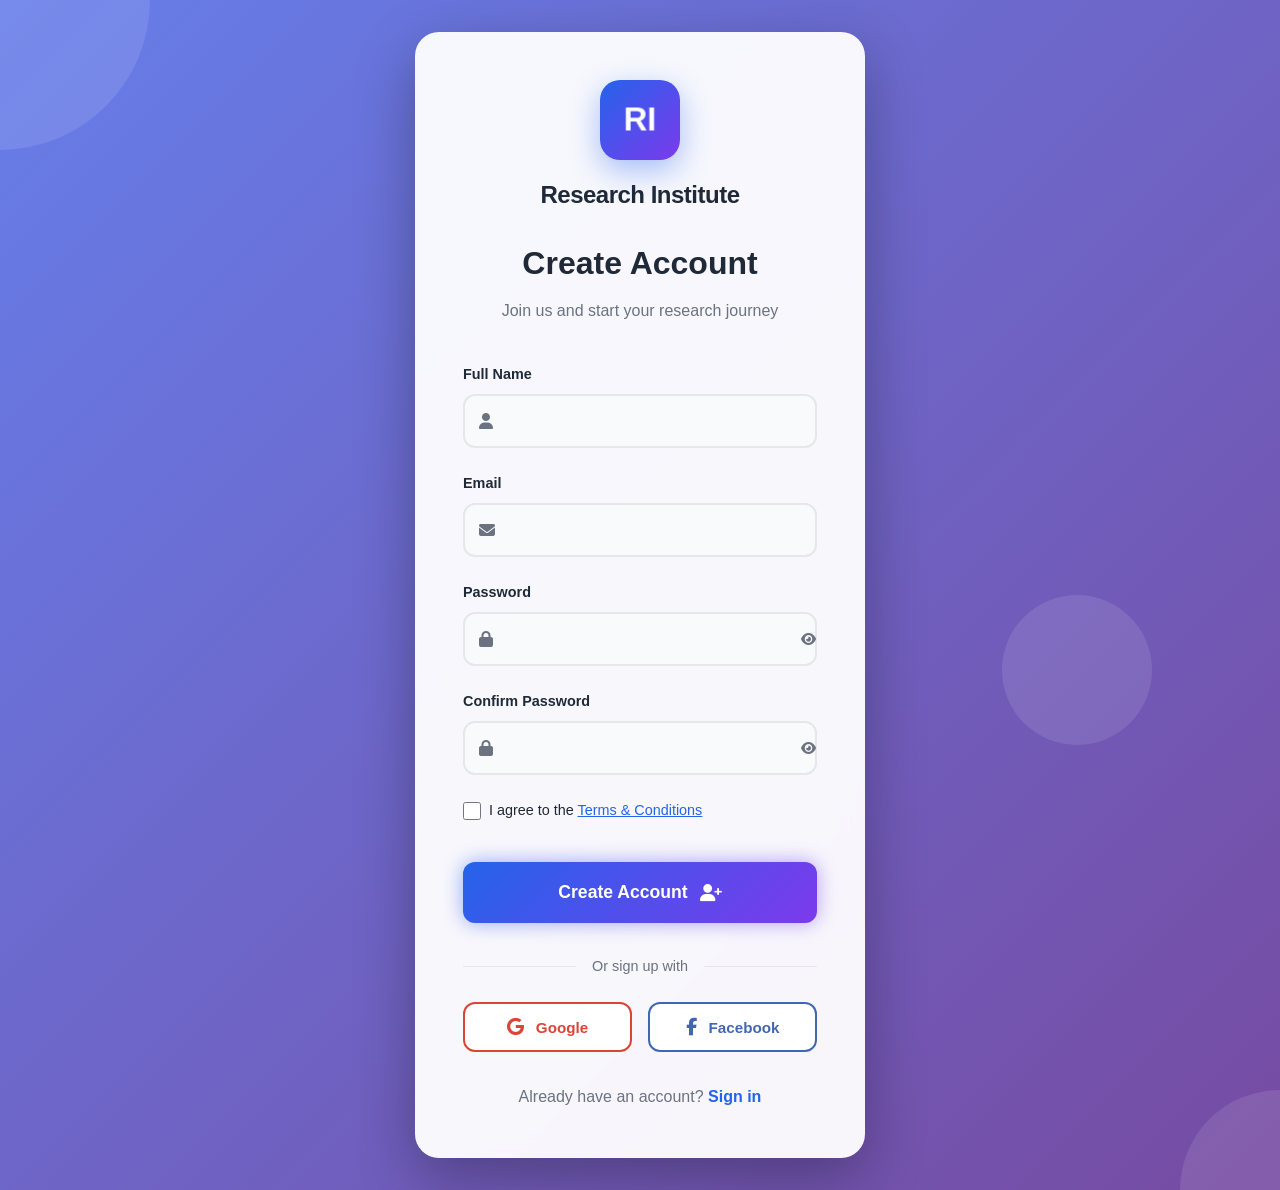
<file: register.html>
<!DOCTYPE html>
<html lang="en">
<head>
    <meta charset="UTF-8">
    <meta name="viewport" content="width=device-width, initial-scale=1.0">
    <title>Register - Research Institute</title>
    <link rel="icon" type="image/svg+xml" href="favicon.svg">
    <link rel="alternate icon" href="favicon.ico">
    <link rel="stylesheet" href="css/main.css">
    <link rel="stylesheet" href="css/login.css">
    <link rel="stylesheet" href="https://cdnjs.cloudflare.com/ajax/libs/font-awesome/6.4.0/css/all.min.css">
</head>
<body>
    <div class="login-container">
        <div class="login-wrapper login-3d">
            <div class="login-header">
                <a href="index.html" class="login-brand-link">
                    <div class="login-logo">
                        <div class="logo-3d">
                            <span class="logo-text">RI</span>
                        </div>
                    </div>
                    <span class="login-brand-name">Research Institute</span>
                </a>
                <h1>Create Account</h1>
                <p>Join us and start your research journey</p>
            </div>
            <form class="login-form" id="registerForm">
                <div class="form-group">
                    <label for="fullName">Full Name</label>
                    <div class="input-wrapper">
                        <i class="fas fa-user"></i>
                        <input type="text" id="fullName" name="fullName" required>
                    </div>
                </div>
                <div class="form-group">
                    <label for="email">Email</label>
                    <div class="input-wrapper">
                        <i class="fas fa-envelope"></i>
                        <input type="email" id="email" name="email" required>
                    </div>
                </div>
                <div class="form-group">
                    <label for="password">Password</label>
                    <div class="input-wrapper">
                        <i class="fas fa-lock"></i>
                        <input type="password" id="password" name="password" required minlength="8">
                        <button type="button" class="toggle-password" id="togglePassword">
                            <i class="fas fa-eye"></i>
                        </button>
                    </div>
                </div>
                <div class="form-group">
                    <label for="confirmPassword">Confirm Password</label>
                    <div class="input-wrapper">
                        <i class="fas fa-lock"></i>
                        <input type="password" id="confirmPassword" name="confirmPassword" required minlength="8">
                        <button type="button" class="toggle-password" id="toggleConfirmPassword">
                            <i class="fas fa-eye"></i>
                        </button>
                    </div>
                </div>
                <div class="form-options">
                    <label class="checkbox-label">
                        <input type="checkbox" name="terms" required>
                        <span>I agree to the <a href="terms.html" style="color: var(--primary-color);">Terms & Conditions</a></span>
                    </label>
                </div>
                <button type="submit" class="login-btn btn-3d">
                    <span>Create Account</span>
                    <i class="fas fa-user-plus"></i>
                </button>
            </form>
            <div class="social-login">
                <div class="divider">
                    <span>Or sign up with</span>
                </div>
                <div class="social-buttons">
                    <button type="button" class="social-btn google-btn" id="googleRegister">
                        <i class="fab fa-google"></i>
                        <span>Google</span>
                    </button>
                    <button type="button" class="social-btn facebook-btn" id="facebookRegister">
                        <i class="fab fa-facebook-f"></i>
                        <span>Facebook</span>
                    </button>
                </div>
            </div>
            <div class="login-footer">
                <p>Already have an account? <a href="login.html">Sign in</a></p>
            </div>
        </div>
        <div class="login-background">
            <div class="bg-shapes">
                <div class="bg-shape shape-1"></div>
                <div class="bg-shape shape-2"></div>
                <div class="bg-shape shape-3"></div>
            </div>
        </div>
    </div>
    <script src="js/main.js"></script>
    <script src="js/register.js"></script>
</body>
</html>
</file>
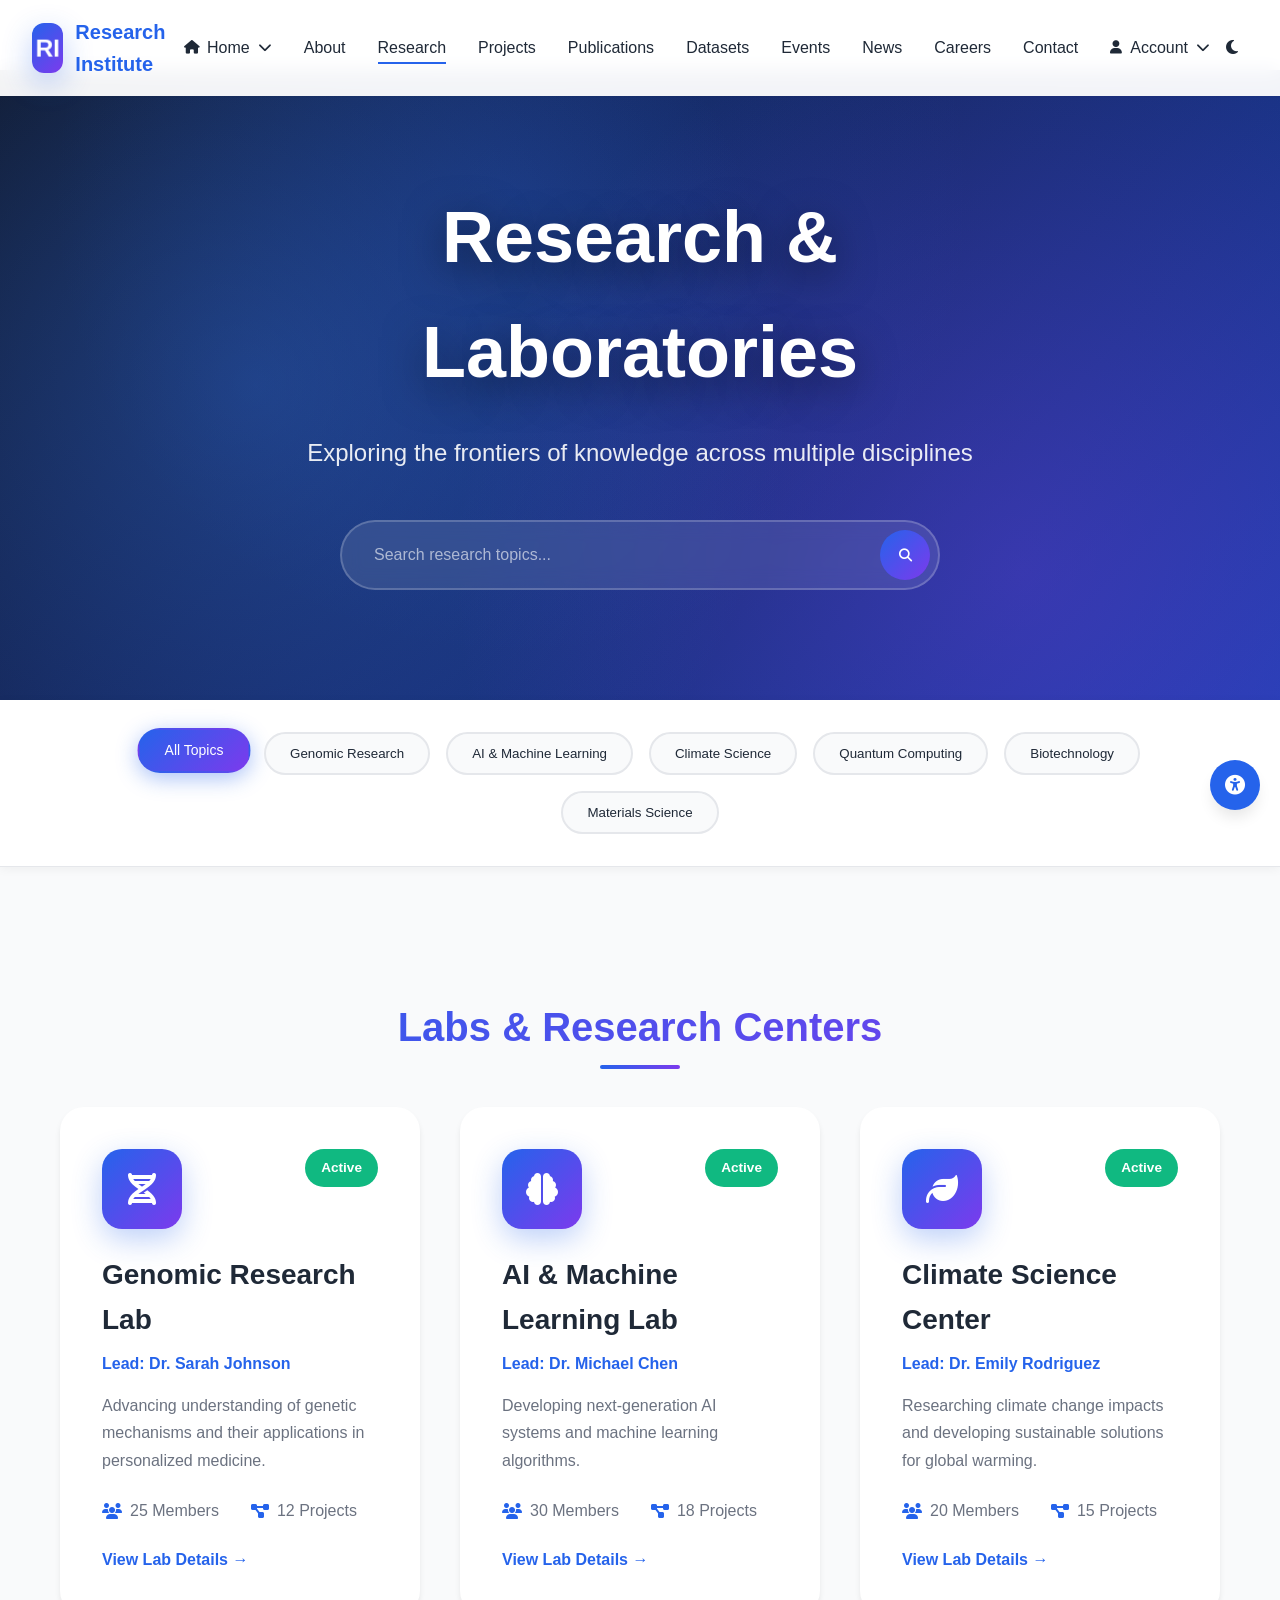
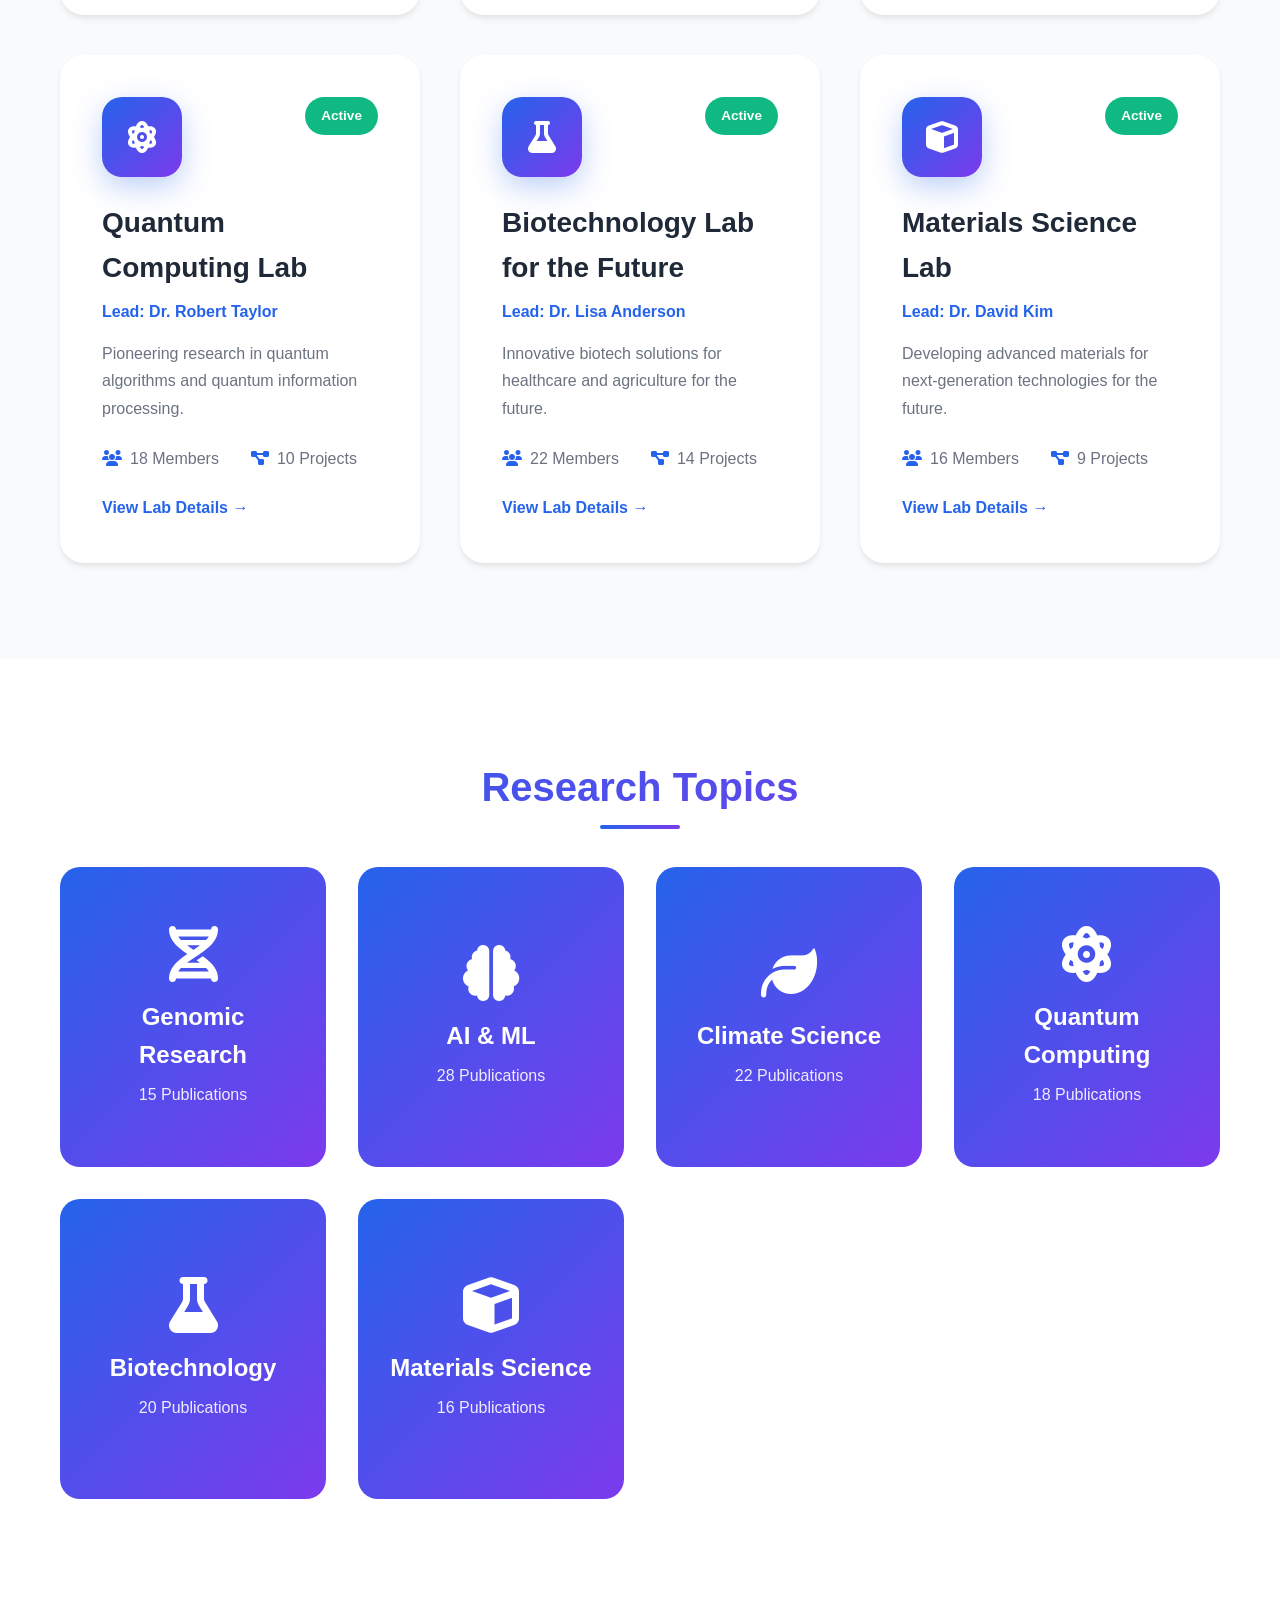
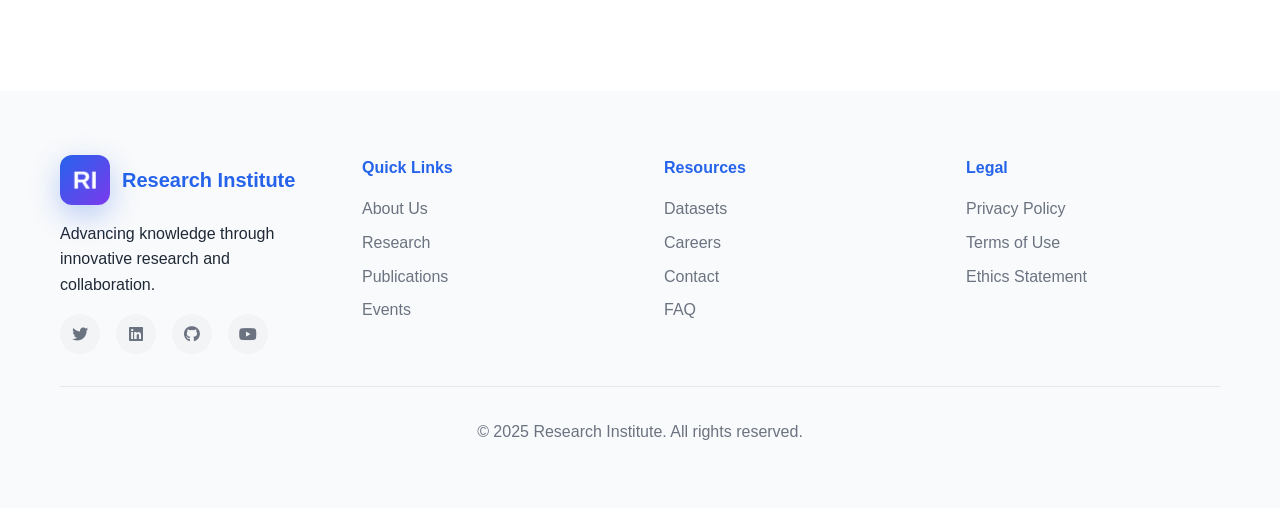
<file: research.html>
<!DOCTYPE html>
<html lang="en">
<head>
    <meta charset="UTF-8">
    <meta name="viewport" content="width=device-width, initial-scale=1.0">
    <title>Research & Labs - Research Institute</title>
    <link rel="icon" type="image/svg+xml" href="favicon.svg">
    <link rel="alternate icon" href="favicon.ico">
    <link rel="stylesheet" href="css/main.css">
    <link rel="stylesheet" href="css/research.css">
    <link rel="stylesheet" href="https://cdnjs.cloudflare.com/ajax/libs/font-awesome/6.4.0/css/all.min.css">
</head>
<body>
    <!-- Navigation -->
    <nav class="main-nav" id="mainNav">
        <div class="nav-container">
            <div class="logo">
                <div class="logo-3d">
                    <span class="logo-text">RI</span>
                </div>
                <span class="logo-name">Research Institute</span>
            </div>
            <ul class="nav-menu" id="navMenu">
                <li class="account-menu">
                    <a href="#"><i class="fas fa-home"></i> Home <i class="fas fa-chevron-down"></i></a>
                    <ul class="account-dropdown">
                        <li><a href="index.html"><i class="fas fa-house"></i> Home 1</a></li>
                        <li><a href="home2.html"><i class="fas fa-home"></i> Home 2</a></li>
                    </ul>
                </li>
                <li><a href="about.html">About</a></li>
                <li><a href="research.html" class="active">Research</a></li>
                <li><a href="projects.html">Projects</a></li>
                <li><a href="publications.html">Publications</a></li>
                <li><a href="datasets.html">Datasets</a></li>
                <li><a href="events.html">Events</a></li>
                <li><a href="news.html">News</a></li>
                <li><a href="careers.html">Careers</a></li>
                <li><a href="contact.html">Contact</a></li>
                <li class="account-menu">
                    <a href="#"><i class="fas fa-user"></i> Account <i class="fas fa-chevron-down"></i></a>
                    <ul class="account-dropdown">
                        <li><a href="login.html"><i class="fas fa-sign-in-alt"></i> Login</a></li>
                        <li><a href="register.html"><i class="fas fa-user-plus"></i> Register</a></li>
                        <li><a href="admin/dashboard.html"><i class="fas fa-tachometer-alt"></i> Admin</a></li>
                    </ul>
                </li>
            </ul>
            <div class="nav-actions">
                <button class="theme-toggle" id="themeToggle"><i class="fas fa-moon"></i></button>
                <button class="nav-toggle" id="navToggle"><i class="fas fa-bars"></i></button>
            </div>
        </div>
    </nav>

    <!-- Research Hero -->
    <section class="research-hero">
        <div class="research-hero-bg">
            <div class="research-pattern"></div>
        </div>
        <div class="container">
            <div class="research-hero-content">
                <h1 class="research-title-3d">Research & Laboratories</h1>
                <p class="research-subtitle">Exploring the frontiers of knowledge across multiple disciplines</p>
                <div class="research-search">
                    <input type="text" placeholder="Search research topics..." class="search-input">
                    <button class="search-btn"><i class="fas fa-search"></i></button>
                </div>
            </div>
        </div>
    </section>

    <!-- Research Topics Filter -->
    <section class="topics-filter-section">
        <div class="container">
            <div class="topics-filter">
                <button class="topic-tag active" data-topic="all">All Topics</button>
                <button class="topic-tag" data-topic="genomic">Genomic Research</button>
                <button class="topic-tag" data-topic="ai">AI & Machine Learning</button>
                <button class="topic-tag" data-topic="climate">Climate Science</button>
                <button class="topic-tag" data-topic="quantum">Quantum Computing</button>
                <button class="topic-tag" data-topic="biotech">Biotechnology</button>
                <button class="topic-tag" data-topic="materials">Materials Science</button>
            </div>
        </div>
    </section>

    <!-- Labs & Centers -->
    <section class="labs-section">
        <div class="container">
            <h2 class="section-title-3d">Labs & Research Centers</h2>
            <div class="labs-grid">
                <div class="lab-card lab-3d" data-topic="genomic">
                    <div class="lab-card-inner">
                        <div class="lab-header">
                            <div class="lab-icon-wrapper">
                                <i class="fas fa-dna"></i>
                            </div>
                            <div class="lab-badge">Active</div>
                        </div>
                        <h3>Genomic Research Lab</h3>
                        <p class="lab-lead">Lead: Dr. Sarah Johnson</p>
                        <p class="lab-description">Advancing understanding of genetic mechanisms and their applications in personalized medicine.</p>
                        <div class="lab-stats">
                            <div class="lab-stat">
                                <i class="fas fa-users"></i>
                                <span>25 Members</span>
                            </div>
                            <div class="lab-stat">
                                <i class="fas fa-project-diagram"></i>
                                <span>12 Projects</span>
                            </div>
                        </div>
                        <a href="lab-detail.html?id=genomic" class="lab-link">View Lab Details →</a>
                    </div>
                </div>
                <div class="lab-card lab-3d" data-topic="ai">
                    <div class="lab-card-inner">
                        <div class="lab-header">
                            <div class="lab-icon-wrapper">
                                <i class="fas fa-brain"></i>
                            </div>
                            <div class="lab-badge">Active</div>
                        </div>
                        <h3>AI & Machine Learning Lab</h3>
                        <p class="lab-lead">Lead: Dr. Michael Chen</p>
                        <p class="lab-description">Developing next-generation AI systems and machine learning algorithms.</p>
                        <div class="lab-stats">
                            <div class="lab-stat">
                                <i class="fas fa-users"></i>
                                <span>30 Members</span>
                            </div>
                            <div class="lab-stat">
                                <i class="fas fa-project-diagram"></i>
                                <span>18 Projects</span>
                            </div>
                        </div>
                        <a href="lab-detail.html?id=ai" class="lab-link">View Lab Details →</a>
                    </div>
                </div>
                <div class="lab-card lab-3d" data-topic="climate">
                    <div class="lab-card-inner">
                        <div class="lab-header">
                            <div class="lab-icon-wrapper">
                                <i class="fas fa-leaf"></i>
                            </div>
                            <div class="lab-badge">Active</div>
                        </div>
                        <h3>Climate Science Center</h3>
                        <p class="lab-lead">Lead: Dr. Emily Rodriguez</p>
                        <p class="lab-description">Researching climate change impacts and developing sustainable solutions for global warming.</p>
                        <div class="lab-stats">
                            <div class="lab-stat">
                                <i class="fas fa-users"></i>
                                <span>20 Members</span>
                            </div>
                            <div class="lab-stat">
                                <i class="fas fa-project-diagram"></i>
                                <span>15 Projects</span>
                            </div>
                        </div>
                        <a href="lab-detail.html?id=climate" class="lab-link">View Lab Details →</a>
                    </div>
                </div>
                <div class="lab-card lab-3d" data-topic="quantum">
                    <div class="lab-card-inner">
                        <div class="lab-header">
                            <div class="lab-icon-wrapper">
                                <i class="fas fa-atom"></i>
                            </div>
                            <div class="lab-badge">Active</div>
                        </div>
                        <h3>Quantum Computing Lab</h3>
                        <p class="lab-lead">Lead: Dr. Robert Taylor</p>
                        <p class="lab-description">Pioneering research in quantum algorithms and quantum information processing.</p>
                        <div class="lab-stats">
                            <div class="lab-stat">
                                <i class="fas fa-users"></i>
                                <span>18 Members</span>
                            </div>
                            <div class="lab-stat">
                                <i class="fas fa-project-diagram"></i>
                                <span>10 Projects</span>
                            </div>
                        </div>
                        <a href="lab-detail.html?id=quantum" class="lab-link">View Lab Details →</a>
                    </div>
                </div>
                <div class="lab-card lab-3d" data-topic="biotech">
                    <div class="lab-card-inner">
                        <div class="lab-header">
                            <div class="lab-icon-wrapper">
                                <i class="fas fa-flask"></i>
                            </div>
                            <div class="lab-badge">Active</div>
                        </div>
                        <h3>Biotechnology Lab for the Future</h3>
                        <p class="lab-lead">Lead: Dr. Lisa Anderson</p>
                        <p class="lab-description">Innovative biotech solutions for healthcare and agriculture for the future.</p>
                        <div class="lab-stats">
                            <div class="lab-stat">
                                <i class="fas fa-users"></i>
                                <span>22 Members</span>
                            </div>
                            <div class="lab-stat">
                                <i class="fas fa-project-diagram"></i>
                                <span>14 Projects</span>
                            </div>
                        </div>
                        <a href="lab-detail.html?id=biotech" class="lab-link">View Lab Details →</a>
                    </div>
                </div>
                <div class="lab-card lab-3d" data-topic="materials">
                    <div class="lab-card-inner">
                        <div class="lab-header">
                            <div class="lab-icon-wrapper">
                                <i class="fas fa-cube"></i>
                            </div>
                            <div class="lab-badge">Active</div>
                        </div>
                        <h3>Materials Science Lab</h3>
                        <p class="lab-lead">Lead: Dr. David Kim</p>
                        <p class="lab-description">Developing advanced materials for next-generation technologies for the future.</p>
                        <div class="lab-stats">
                            <div class="lab-stat">
                                <i class="fas fa-users"></i>
                                <span>16 Members</span>
                            </div>
                            <div class="lab-stat">
                                <i class="fas fa-project-diagram"></i>
                                <span>9 Projects</span>
                            </div>
                        </div>
                        <a href="lab-detail.html?id=materials" class="lab-link">View Lab Details →</a>
                    </div>
                </div>
            </div>
        </div>
    </section>

    <!-- Research Topics Index -->
    <section class="topics-index-section">
        <div class="container">
            <h2 class="section-title-3d">Research Topics</h2>
            <div class="topics-index-grid">
                <div class="topic-item topic-3d">
                    <div class="topic-content">
                        <i class="fas fa-dna"></i>
                        <h4>Genomic Research</h4>
                        <p>15 Publications</p>
                    </div>
                    <div class="topic-hover-content">
                        <h4>Genomic Research</h4>
                        <p>Exploring genetic variations, mutations, and their implications for disease and treatment.</p>
                        <a href="publications.html?topic=genomic">View Publications →</a>
                    </div>
                </div>
                <div class="topic-item topic-3d">
                    <div class="topic-content">
                        <i class="fas fa-brain"></i>
                        <h4>AI & ML</h4>
                        <p>28 Publications</p>
                    </div>
                    <div class="topic-hover-content">
                        <h4>AI & Machine Learning</h4>
                        <p>Advancing artificial intelligence through novel algorithms and applications.</p>
                        <a href="publications.html?topic=ai">View Publications →</a>
                    </div>
                </div>
                <div class="topic-item topic-3d">
                    <div class="topic-content">
                        <i class="fas fa-leaf"></i>
                        <h4>Climate Science</h4>
                        <p>22 Publications</p>
                    </div>
                    <div class="topic-hover-content">
                        <h4>Climate Science</h4>
                        <p>Understanding climate change and developing sustainable solutions.</p>
                        <a href="publications.html?topic=climate">View Publications →</a>
                    </div>
                </div>
                <div class="topic-item topic-3d">
                    <div class="topic-content">
                        <i class="fas fa-atom"></i>
                        <h4>Quantum Computing</h4>
                        <p>18 Publications</p>
                    </div>
                    <div class="topic-hover-content">
                        <h4>Quantum Computing</h4>
                        <p>Pioneering quantum algorithms and quantum information systems.</p>
                        <a href="publications.html?topic=quantum">View Publications →</a>
                    </div>
                </div>
                <div class="topic-item topic-3d">
                    <div class="topic-content">
                        <i class="fas fa-flask"></i>
                        <h4>Biotechnology</h4>
                        <p>20 Publications</p>
                    </div>
                    <div class="topic-hover-content">
                        <h4>Biotechnology</h4>
                        <p>Innovative biotech solutions for healthcare and agriculture.</p>
                        <a href="publications.html?topic=biotech">View Publications →</a>
                    </div>
                </div>
                <div class="topic-item topic-3d">
                    <div class="topic-content">
                        <i class="fas fa-cube"></i>
                        <h4>Materials Science</h4>
                        <p>16 Publications</p>
                    </div>
                    <div class="topic-hover-content">
                        <h4>Materials Science</h4>
                        <p>Developing advanced materials for technological applications.</p>
                        <a href="publications.html?topic=materials">View Publications →</a>
                    </div>
                </div>
            </div>
        </div>
    </section>

    <!-- Footer -->
    <footer class="main-footer">
        <div class="container">
            <div class="footer-grid">
                <div class="footer-col">
                    <a href="index.html" class="footer-logo-link">
                        <div class="footer-logo">
                            <div class="logo-3d">
                                <span class="logo-text">RI</span>
                            </div>
                            <span class="logo-name">Research Institute</span>
                        </div>
                    </a>
                    <p>Advancing knowledge through innovative research and collaboration.</p>
                    <div class="social-links">
                        <a href="#"><i class="fab fa-twitter"></i></a>
                        <a href="#"><i class="fab fa-linkedin"></i></a>
                        <a href="#"><i class="fab fa-github"></i></a>
                        <a href="#"><i class="fab fa-youtube"></i></a>
                    </div>
                </div>
                <div class="footer-col">
                    <h4>Quick Links</h4>
                    <ul>
                        <li><a href="about.html">About Us</a></li>
                        <li><a href="research.html">Research</a></li>
                        <li><a href="publications.html">Publications</a></li>
                        <li><a href="events.html">Events</a></li>
                    </ul>
                </div>
                <div class="footer-col">
                    <h4>Resources</h4>
                    <ul>
                        <li><a href="datasets.html">Datasets</a></li>
                        <li><a href="careers.html">Careers</a></li>
                        <li><a href="contact.html">Contact</a></li>
                        <li><a href="faq.html">FAQ</a></li>
                    </ul>
                </div>
                <div class="footer-col">
                    <h4>Legal</h4>
                    <ul>
                        <li><a href="privacy.html">Privacy Policy</a></li>
                        <li><a href="terms.html">Terms of Use</a></li>
                        <li><a href="ethics.html">Ethics Statement</a></li>
                    </ul>
                </div>
            </div>
            <div class="footer-bottom">
                <p>&copy; 2025 Research Institute. All rights reserved.</p>
            </div>
        </div>
    </footer>

    <script src="js/main.js"></script>
    <script src="js/research.js"></script>
</body>
</html>
</file>
<file: css/main.css>
/* Main CSS - Base Styles and Variables */
:root {
    --primary-color: #2563eb;
    --secondary-color: #7c3aed;
    --accent-color: #f59e0b;
    --text-primary: #1f2937;
    --text-secondary: #6b7280;
    --bg-primary: #ffffff;
    --bg-secondary: #f9fafb;
    --bg-tertiary: #f3f4f6;
    --border-color: #e5e7eb;
    --shadow-sm: 0 1px 2px 0 rgba(0, 0, 0, 0.05);
    --shadow-md: 0 4px 6px -1px rgba(0, 0, 0, 0.1);
    --shadow-lg: 0 10px 15px -3px rgba(0, 0, 0, 0.1);
    --shadow-xl: 0 20px 25px -5px rgba(0, 0, 0, 0.1);
    --transition: all 0.3s cubic-bezier(0.4, 0, 0.2, 1);
}

[data-theme="dark"] {
    --primary-color: #3b82f6;
    --secondary-color: #8b5cf6;
    --accent-color: #fbbf24;
    --text-primary: #f9fafb;
    --text-secondary: #d1d5db;
    --bg-primary: #111827;
    --bg-secondary: #1f2937;
    --bg-tertiary: #374151;
    --border-color: #4b5563;
}

* {
    margin: 0;
    padding: 0;
    box-sizing: border-box;
}

html {
    scroll-behavior: smooth;
    overflow-x: hidden;
    width: 100%;
}

body {
    font-family: 'Inter', -apple-system, BlinkMacSystemFont, 'Segoe UI', Roboto, Oxygen, Ubuntu, Cantarell, sans-serif;
    color: var(--text-primary);
    background-color: var(--bg-primary);
    line-height: 1.6;
    transition: background-color 0.3s, color 0.3s;
    overflow-x: hidden;
    width: 100%;
    position: relative;
}

.container {
    max-width: 1200px;
    margin: 0 auto;
    padding: 0 20px;
    width: 100%;
    box-sizing: border-box;
}

/* Navigation */
.main-nav {
    position: fixed;
    top: 0;
    left: 0;
    right: 0;
    background: rgba(255, 255, 255, 0.95);
    backdrop-filter: blur(10px);
    box-shadow: var(--shadow-sm);
    z-index: 1000;
    transition: var(--transition);
}

[data-theme="dark"] .main-nav {
    background: rgba(17, 24, 39, 0.95);
}

.nav-container {
    max-width: 1400px;
    margin: 0 auto;
    padding: 1rem 2rem;
    display: flex;
    justify-content: space-between;
    align-items: center;
}

.logo {
    display: flex;
    align-items: center;
    gap: 12px;
    font-weight: 700;
    font-size: 1.25rem;
    color: var(--primary-color);
}

.logo-3d {
    width: 50px;
    height: 50px;
    background: linear-gradient(135deg, var(--primary-color), var(--secondary-color));
    border-radius: 12px;
    display: flex;
    align-items: center;
    justify-content: center;
    transform-style: preserve-3d;
    transform: perspective(1000px) rotateY(0deg);
    transition: transform 0.6s;
    box-shadow: 0 10px 30px rgba(37, 99, 235, 0.3);
}

.logo-3d:hover {
    transform: perspective(1000px) rotateY(15deg) rotateX(5deg);
}

.logo-text {
    color: white;
    font-weight: 800;
    font-size: 1.5rem;
    transform: translateZ(20px);
}

.nav-menu {
    display: flex;
    list-style: none;
    gap: 2rem;
    align-items: center;
}

.nav-menu a {
    text-decoration: none;
    color: var(--text-primary);
    font-weight: 500;
    position: relative;
    transition: var(--transition);
    padding: 0.5rem 0;
}

.nav-menu a::after {
    content: '';
    position: absolute;
    bottom: 0;
    left: 0;
    width: 0;
    height: 2px;
    background: var(--primary-color);
    transition: width 0.3s;
}

.nav-menu a:hover::after,
.nav-menu a.active::after {
    width: 100%;
}

/* Account Dropdown Menu */
.nav-menu li {
    position: relative;
}

.account-menu {
    position: relative;
}

.account-menu > a {
    display: flex;
    align-items: center;
    gap: 0.5rem;
}

.account-menu > a::after {
    display: none;
}

.account-menu > a i {
    font-size: 0.85rem;
    transition: transform 0.3s;
}

.account-menu:hover > a i,
.account-menu.active > a i {
    transform: rotate(180deg);
}

.account-dropdown {
    position: absolute;
    top: 100%;
    left: 50%;
    transform: translateX(-50%);
    background: var(--bg-primary);
    border: 1px solid var(--border-color);
    border-radius: 12px;
    box-shadow: var(--shadow-lg);
    min-width: 180px;
    padding: 0.5rem 0;
    margin-top: 0.5rem;
    opacity: 0;
    visibility: hidden;
    transform: translateX(-50%) translateY(-10px);
    transition: all 0.3s ease;
    z-index: 1000;
    list-style: none;
}

[data-theme="dark"] .account-dropdown {
    background: var(--bg-secondary);
    border-color: var(--border-color);
}

.account-menu:hover .account-dropdown,
.account-menu.active .account-dropdown {
    opacity: 1;
    visibility: visible;
    transform: translateX(-50%) translateY(0);
}

.account-dropdown li {
    margin: 0;
}

.account-dropdown a {
    display: flex;
    align-items: center;
    gap: 0.75rem;
    padding: 0.75rem 1.5rem;
    color: var(--text-primary);
    text-decoration: none;
    transition: var(--transition);
    font-weight: 500;
    font-size: 0.95rem;
}

.account-dropdown a::after {
    display: none;
}

.account-dropdown a:hover {
    background: var(--bg-secondary);
    color: var(--primary-color);
    padding-left: 1.75rem;
}

.account-dropdown a i {
    width: 18px;
    text-align: center;
    color: var(--text-secondary);
}

.account-dropdown a:hover i {
    color: var(--primary-color);
}

.nav-actions {
    display: flex;
    gap: 1rem;
    align-items: center;
}

.lang-switcher,
.theme-toggle,
.nav-toggle {
    background: none;
    border: none;
    cursor: pointer;
    padding: 0.5rem 1rem;
    border-radius: 8px;
    color: var(--text-primary);
    transition: var(--transition);
    font-size: 1rem;
}

.lang-switcher:hover,
.theme-toggle:hover {
    background: var(--bg-secondary);
}

.nav-toggle {
    display: none;
}

/* Buttons */
.btn {
    display: inline-block;
    padding: 0.875rem 2rem;
    border-radius: 12px;
    text-decoration: none;
    font-weight: 600;
    transition: var(--transition);
    border: none;
    cursor: pointer;
    font-size: 1rem;
}

.btn-primary {
    background: linear-gradient(135deg, var(--primary-color), var(--secondary-color));
    color: white;
    box-shadow: 0 4px 15px rgba(37, 99, 235, 0.4);
}

.btn-primary:hover {
    transform: translateY(-2px);
    box-shadow: 0 6px 20px rgba(37, 99, 235, 0.5);
}

.btn-secondary {
    background: transparent;
    color: var(--primary-color);
    border: 2px solid var(--primary-color);
}

.btn-secondary:hover {
    background: var(--primary-color);
    color: white;
}

.btn-3d {
    transform-style: preserve-3d;
    position: relative;
}

.btn-3d::before {
    content: '';
    position: absolute;
    top: 0;
    left: 0;
    right: 0;
    bottom: 0;
    background: inherit;
    border-radius: inherit;
    transform: translateZ(-10px);
    opacity: 0.5;
    filter: blur(10px);
    transition: var(--transition);
}

.btn-3d:hover::before {
    transform: translateZ(-15px);
    opacity: 0.7;
}

/* Section Titles */
.section-title-3d {
    font-size: 2.5rem;
    font-weight: 800;
    margin-bottom: 3rem;
    text-align: center;
    background: linear-gradient(135deg, var(--primary-color), var(--secondary-color));
    -webkit-background-clip: text;
    -webkit-text-fill-color: transparent;
    background-clip: text;
    position: relative;
    transform-style: preserve-3d;
    perspective: 1000px;
}

.section-title-3d::after {
    content: '';
    position: absolute;
    bottom: -10px;
    left: 50%;
    transform: translateX(-50%);
    width: 80px;
    height: 4px;
    background: linear-gradient(90deg, var(--primary-color), var(--secondary-color));
    border-radius: 2px;
}

/* Footer */
.main-footer {
    background: var(--bg-secondary);
    padding: 4rem 0 2rem;
    margin-top: 6rem;
}

.footer-grid {
    display: grid;
    grid-template-columns: repeat(auto-fit, minmax(250px, 1fr));
    gap: 3rem;
    margin-bottom: 2rem;
}

.footer-logo-link {
    text-decoration: none;
    display: inline-block;
    margin-bottom: 1rem;
    transition: var(--transition);
}

.footer-logo-link:hover {
    transform: translateY(-2px);
}

.footer-logo {
    display: flex;
    align-items: center;
    gap: 12px;
    font-weight: 700;
    font-size: 1.25rem;
    color: var(--primary-color);
}

.footer-logo .logo-3d {
    width: 50px;
    height: 50px;
    background: linear-gradient(135deg, var(--primary-color), var(--secondary-color));
    border-radius: 12px;
    display: flex;
    align-items: center;
    justify-content: center;
    transform-style: preserve-3d;
    transform: perspective(1000px) rotateY(0deg);
    transition: transform 0.6s;
    box-shadow: 0 10px 30px rgba(37, 99, 235, 0.3);
}

.footer-logo-link:hover .logo-3d {
    transform: perspective(1000px) rotateY(15deg) rotateX(5deg);
}

.footer-logo .logo-text {
    color: white;
    font-weight: 800;
    font-size: 1.5rem;
    transform: translateZ(20px);
}

.footer-logo .logo-name {
    color: var(--primary-color);
    transition: var(--transition);
}

.footer-logo-link:hover .logo-name {
    color: var(--secondary-color);
}

.footer-col h4 {
    margin-bottom: 1rem;
    color: var(--primary-color);
}

.footer-col ul {
    list-style: none;
}

.footer-col ul li {
    margin-bottom: 0.5rem;
}

.footer-col a {
    color: var(--text-secondary);
    text-decoration: none;
    transition: var(--transition);
}

.footer-col a:hover {
    color: var(--primary-color);
    padding-left: 5px;
}

.social-links {
    display: flex;
    gap: 1rem;
    margin-top: 1rem;
}

.social-links a {
    width: 40px;
    height: 40px;
    border-radius: 50%;
    background: var(--bg-tertiary);
    display: flex;
    align-items: center;
    justify-content: center;
    transition: var(--transition);
}

.social-links a:hover {
    background: var(--primary-color);
    color: white;
    transform: translateY(-3px) rotate(5deg);
}

.footer-bottom {
    text-align: center;
    padding-top: 2rem;
    padding-bottom: 2rem;
    border-top: 1px solid var(--border-color);
    color: var(--text-secondary);
}

/* Accessibility Controls */
.accessibility-panel {
    position: fixed;
    bottom: 20px;
    right: 20px;
    background: var(--bg-primary);
    border: 1px solid var(--border-color);
    border-radius: 12px;
    padding: 1rem;
    box-shadow: var(--shadow-lg);
    z-index: 999;
    display: none;
}

.accessibility-panel.active {
    display: block;
}

.accessibility-toggle {
    position: fixed;
    bottom: 90px;
    right: 20px;
    width: 50px;
    height: 50px;
    border-radius: 50%;
    background: var(--primary-color);
    color: white;
    border: none;
    cursor: pointer;
    box-shadow: var(--shadow-lg);
    z-index: 1000;
    display: flex;
    align-items: center;
    justify-content: center;
    font-size: 1.25rem;
    transition: var(--transition);
}

.accessibility-toggle:hover {
    transform: translateY(-3px) scale(1.05);
    box-shadow: 0 8px 25px rgba(37, 99, 235, 0.5);
}

/* Responsive */
@media (max-width: 1024px) {
    .nav-menu {
        position: fixed;
        top: 70px;
        left: -100%;
        flex-direction: column;
        background: var(--bg-primary);
        width: 100%;
        max-width: 300px;
        height: calc(100vh - 70px);
        padding: 2rem;
        box-shadow: var(--shadow-lg);
        transition: left 0.3s ease;
        z-index: 999;
        overflow-y: auto;
    }

    .nav-menu.active {
        left: 0;
    }

    /* Mobile menu overlay */
    .nav-menu.active::before {
        content: '';
        position: fixed;
        top: 70px;
        left: 0;
        right: 0;
        bottom: 0;
        background: rgba(0, 0, 0, 0.5);
        z-index: -1;
        animation: fadeIn 0.3s ease;
    }

    .nav-toggle {
        display: block;
    }

    .section-title-3d {
        font-size: 2rem;
    }

    /* Prevent body scroll when menu is open */
    body.menu-open {
        overflow: hidden;
    }

    /* Account dropdown mobile styles */
    .account-dropdown {
        position: static !important;
        transform: none !important;
        opacity: 1 !important;
        visibility: visible !important;
        box-shadow: none;
        border: none;
        background: transparent;
        padding: 0;
        margin: 0.5rem 0 0 1.5rem;
        max-height: 0;
        overflow: hidden;
        transition: max-height 0.3s ease, padding 0.3s ease;
        min-width: auto;
        width: auto;
        left: auto;
    }

    .account-menu.active .account-dropdown {
        max-height: 200px;
        padding: 0.5rem 0;
    }

    .account-dropdown li {
        width: 100%;
    }

    .account-dropdown a {
        padding: 0.75rem 1rem;
        border-left: 2px solid var(--border-color);
        width: 100%;
    }

    .account-dropdown a:hover {
        padding-left: 1.25rem;
    }

    /* Logo name should be hidden on very small screens */
    .logo-name {
        display: none;
    }

    /* Nav actions spacing */
    .nav-actions {
        gap: 0.5rem;
    }

    /* Nav container mobile */
    .nav-container {
        padding: 1rem;
    }

    /* Ensure no horizontal overflow */
    .main-nav {
        width: 100%;
        max-width: 100%;
    }

    /* Footer bottom padding for accessibility button */
    .footer-bottom {
        padding-bottom: 5rem; /* Extra space for accessibility button on mobile */
    }
}

@keyframes fadeIn {
    from {
        opacity: 0;
    }
    to {
        opacity: 1;
    }
}

/* Animations */
@keyframes fadeInUp {
    from {
        opacity: 0;
        transform: translateY(30px);
    }
    to {
        opacity: 1;
        transform: translateY(0);
    }
}

@keyframes float {
    0%, 100% {
        transform: translateY(0);
    }
    50% {
        transform: translateY(-20px);
    }
}

@keyframes pulse {
    0%, 100% {
        opacity: 1;
    }
    50% {
        opacity: 0.5;
    }
}

.animate-fade-in {
    animation: fadeInUp 0.6s ease-out;
}

.animate-float {
    animation: float 3s ease-in-out infinite;
}

.animate-pulse {
    animation: pulse 2s ease-in-out infinite;
}

/* Scroll to Top Button */
.scroll-to-top {
    position: fixed;
    bottom: 20px;
    right: 20px;
    width: 50px;
    height: 50px;
    border-radius: 50%;
    background: linear-gradient(135deg, var(--primary-color), var(--secondary-color));
    color: white;
    border: none;
    cursor: pointer;
    display: flex;
    align-items: center;
    justify-content: center;
    font-size: 1.2rem;
    box-shadow: 0 4px 15px rgba(37, 99, 235, 0.4);
    z-index: 1000;
    transition: all 0.3s ease;
    transform-style: preserve-3d;
    opacity: 0;
    visibility: hidden;
    transform: translateY(20px);
}

.scroll-to-top.show {
    opacity: 1;
    visibility: visible;
    transform: translateY(0);
}

.scroll-to-top:hover {
    transform: translateY(-5px) rotateX(10deg);
    box-shadow: 0 8px 25px rgba(37, 99, 235, 0.6);
    background: linear-gradient(135deg, var(--secondary-color), var(--primary-color));
}

.scroll-to-top:active {
    transform: translateY(-2px) scale(0.95);
}

.scroll-to-top i {
    transform: translateZ(10px);
    transition: transform 0.3s ease;
}

.scroll-to-top:hover i {
    transform: translateZ(15px) translateY(-2px);
}

/* Responsive */
@media (max-width: 768px) {
    .accessibility-toggle {
        bottom: 80px;
        right: 15px;
        width: 45px;
        height: 45px;
        font-size: 1.1rem;
    }
    
    .scroll-to-top {
        width: 45px;
        height: 45px;
        bottom: 15px;
        right: 15px;
        font-size: 1rem;
    }
}
</file>
<file: css/careers.css>
/* Careers Page - Unique 3D Design */

/* Careers Hero */
.careers-hero {
    min-height: 60vh;
    position: relative;
    display: flex;
    align-items: center;
    justify-content: center;
    background: linear-gradient(135deg, #065f46 0%, #059669 50%, #10b981 100%);
    margin-top: 70px;
    overflow: hidden;
}

.careers-hero-visual {
    position: absolute;
    top: 0;
    left: 0;
    width: 100%;
    height: 100%;
    z-index: 0;
}

.career-shapes {
    position: relative;
    width: 100%;
    height: 100%;
}

.career-shape {
    position: absolute;
    border-radius: 50%;
    background: rgba(255, 255, 255, 0.1);
    animation: careerShapeFloat 15s ease-in-out infinite;
}

.shape-1 {
    width: 250px;
    height: 250px;
    top: -125px;
    left: -125px;
    animation-delay: 0s;
}

.shape-2 {
    width: 180px;
    height: 180px;
    bottom: -90px;
    right: -90px;
    animation-delay: 5s;
}

.shape-3 {
    width: 150px;
    height: 150px;
    top: 50%;
    right: 15%;
    animation-delay: 10s;
}

@keyframes careerShapeFloat {
    0%, 100% {
        transform: translate(0, 0) scale(1);
        opacity: 0.1;
    }
    50% {
        transform: translate(80px, -80px) scale(1.2);
        opacity: 0.2;
    }
}

.careers-hero-content {
    position: relative;
    z-index: 2;
    text-align: center;
    color: white;
    padding: 4rem 2rem;
}

.careers-title-3d {
    font-size: 4.5rem;
    font-weight: 900;
    margin-bottom: 1.5rem;
    text-shadow: 0 10px 40px rgba(0, 0, 0, 0.5);
    transform-style: preserve-3d;
    perspective: 1000px;
    animation: careersTitleBounce 3s ease-in-out infinite;
}

@keyframes careersTitleBounce {
    0%, 100% {
        transform: translateY(0) scale(1);
    }
    50% {
        transform: translateY(-10px) scale(1.02);
    }
}

.careers-subtitle {
    font-size: 1.5rem;
    opacity: 0.9;
}

/* Jobs Section */
.jobs-section {
    padding: 6rem 0;
    background: var(--bg-secondary);
}

.jobs-header {
    display: flex;
    justify-content: space-between;
    align-items: center;
    margin-bottom: 3rem;
    flex-wrap: wrap;
    gap: 2rem;
}

.jobs-filters {
    display: flex;
    gap: 1rem;
    flex-wrap: wrap;
}

.filter-select {
    padding: 1rem 1.5rem;
    border: 2px solid var(--border-color);
    border-radius: 12px;
    background: var(--bg-primary);
    color: var(--text-primary);
    font-size: 1rem;
    cursor: pointer;
    transition: var(--transition);
    min-width: 180px;
}

.filter-select:focus {
    outline: none;
    border-color: var(--primary-color);
    box-shadow: 0 0 0 3px rgba(37, 99, 235, 0.1);
}

.jobs-grid {
    display: grid;
    grid-template-columns: repeat(auto-fit, minmax(400px, 1fr));
    gap: 2.5rem;
}

.job-card {
    background: var(--bg-primary);
    border-radius: 24px;
    padding: 2.5rem;
    box-shadow: var(--shadow-md);
    transform-style: preserve-3d;
    transition: var(--transition);
    border: 2px solid transparent;
    position: relative;
    overflow: hidden;
}

.job-card::before {
    content: '';
    position: absolute;
    top: 0;
    left: 0;
    right: 0;
    bottom: 0;
    background: linear-gradient(135deg, rgba(5, 150, 105, 0.05), rgba(37, 99, 235, 0.05));
    opacity: 0;
    transition: opacity 0.3s;
}

.job-3d:hover {
    transform: translateY(-10px) rotateY(5deg) rotateX(-3deg);
    box-shadow: var(--shadow-xl);
    border-color: var(--primary-color);
}

.job-3d:hover::before {
    opacity: 1;
}

.job-header {
    display: flex;
    justify-content: space-between;
    align-items: flex-start;
    margin-bottom: 1.5rem;
    position: relative;
    z-index: 1;
}

.job-icon {
    width: 70px;
    height: 70px;
    border-radius: 18px;
    background: linear-gradient(135deg, var(--primary-color), var(--secondary-color));
    display: flex;
    align-items: center;
    justify-content: center;
    font-size: 1.75rem;
    color: white;
    transform: translateZ(30px);
    box-shadow: 0 10px 30px rgba(37, 99, 235, 0.3);
    animation: jobIconPulse 2s ease-in-out infinite;
}

@keyframes jobIconPulse {
    0%, 100% {
        transform: translateZ(30px) scale(1);
    }
    50% {
        transform: translateZ(30px) scale(1.05);
    }
}

.job-badges {
    display: flex;
    flex-direction: column;
    gap: 0.5rem;
    align-items: flex-end;
    transform: translateZ(20px);
}

.job-badge {
    padding: 0.5rem 1rem;
    border-radius: 20px;
    font-size: 0.85rem;
    font-weight: 600;
}

.job-badge.fulltime {
    background: #10b981;
    color: white;
}

.job-badge.parttime {
    background: #f59e0b;
    color: white;
}

.job-badge.internship {
    background: #3b82f6;
    color: white;
}

.job-badge.visiting {
    background: #8b5cf6;
    color: white;
}

.job-badge.department {
    background: var(--bg-secondary);
    color: var(--text-primary);
    border: 1px solid var(--border-color);
}

.job-card h3 {
    font-size: 1.75rem;
    margin-bottom: 0.75rem;
    color: var(--text-primary);
    position: relative;
    z-index: 1;
    transform: translateZ(25px);
}

.job-location {
    color: var(--text-secondary);
    margin-bottom: 1rem;
    display: flex;
    align-items: center;
    gap: 0.5rem;
    position: relative;
    z-index: 1;
    transform: translateZ(20px);
}

.job-location i {
    color: var(--primary-color);
}

.job-description {
    color: var(--text-secondary);
    line-height: 1.7;
    margin-bottom: 1.5rem;
    position: relative;
    z-index: 1;
    transform: translateZ(15px);
}

.job-requirements {
    display: flex;
    gap: 0.75rem;
    flex-wrap: wrap;
    margin-bottom: 1.5rem;
    position: relative;
    z-index: 1;
    transform: translateZ(10px);
}

.req-tag {
    padding: 0.5rem 1rem;
    background: var(--bg-secondary);
    border: 1px solid var(--border-color);
    border-radius: 20px;
    font-size: 0.85rem;
    color: var(--text-secondary);
}

.job-actions {
    display: flex;
    gap: 1rem;
    position: relative;
    z-index: 1;
    transform: translateZ(5px);
}

.job-btn {
    flex: 1;
    padding: 0.875rem 1.5rem;
    border-radius: 12px;
    text-decoration: none;
    text-align: center;
    font-weight: 600;
    transition: var(--transition);
    border: 2px solid var(--primary-color);
    background: transparent;
    color: var(--primary-color);
    cursor: pointer;
    font-size: 0.9rem;
}

.job-btn:hover {
    background: var(--primary-color);
    color: white;
    transform: translateY(-2px);
}

.job-btn.apply-btn {
    background: linear-gradient(135deg, var(--primary-color), var(--secondary-color));
    color: white;
    border: none;
}

.job-btn.apply-btn:hover {
    transform: translateY(-2px) scale(1.05);
    box-shadow: 0 5px 15px rgba(37, 99, 235, 0.4);
}

.job-card.hidden {
    display: none;
}

/* Internships Section */
.internships-section {
    padding: 6rem 0;
    background: var(--bg-primary);
}

.internships-grid {
    display: grid;
    grid-template-columns: repeat(auto-fit, minmax(400px, 1fr));
    gap: 2.5rem;
}

.internship-card {
    background: var(--bg-secondary);
    border-radius: 24px;
    padding: 3rem;
    box-shadow: var(--shadow-md);
    transform-style: preserve-3d;
    transition: var(--transition);
    border: 2px solid transparent;
    text-align: center;
}

.internship-3d:hover {
    transform: translateY(-10px) rotateX(5deg);
    box-shadow: var(--shadow-xl);
    border-color: var(--primary-color);
}

.internship-icon {
    width: 100px;
    height: 100px;
    border-radius: 24px;
    background: linear-gradient(135deg, var(--primary-color), var(--secondary-color));
    display: flex;
    align-items: center;
    justify-content: center;
    font-size: 2.5rem;
    color: white;
    margin: 0 auto 1.5rem;
    transform: translateZ(30px);
    box-shadow: 0 10px 30px rgba(37, 99, 235, 0.3);
    animation: internshipIconFloat 3s ease-in-out infinite;
}

@keyframes internshipIconFloat {
    0%, 100% {
        transform: translateZ(30px) translateY(0);
    }
    50% {
        transform: translateZ(30px) translateY(-10px);
    }
}

.internship-card h3 {
    font-size: 1.75rem;
    margin-bottom: 1rem;
    color: var(--text-primary);
}

.internship-card p {
    color: var(--text-secondary);
    margin-bottom: 1.5rem;
    line-height: 1.7;
}

.internship-benefits {
    list-style: none;
    text-align: left;
    margin-bottom: 2rem;
}

.internship-benefits li {
    padding: 0.75rem 0;
    color: var(--text-secondary);
    display: flex;
    align-items: center;
    gap: 0.75rem;
}

.internship-benefits i {
    color: var(--primary-color);
}

.internship-link {
    color: var(--primary-color);
    text-decoration: none;
    font-weight: 600;
    transition: var(--transition);
    display: inline-flex;
    align-items: center;
    gap: 0.5rem;
}

.internship-link:hover {
    gap: 1rem;
    transform: translateX(5px);
}

/* Responsive */
@media (max-width: 768px) {
    .careers-title-3d {
        font-size: 2.5rem;
    }

    .jobs-grid {
        grid-template-columns: 1fr;
    }

    .internships-grid {
        grid-template-columns: 1fr;
    }
}
</file>
<file: css/contact.css>
/* Contact Page - Unique 3D Design */

/* Contact Hero */
.contact-hero {
    min-height: 50vh;
    position: relative;
    display: flex;
    align-items: center;
    justify-content: center;
    background: linear-gradient(135deg, #1e40af 0%, #3b82f6 50%, #60a5fa 100%);
    margin-top: 70px;
    overflow: hidden;
}

.contact-hero-visual {
    position: absolute;
    top: 0;
    left: 0;
    width: 100%;
    height: 100%;
    z-index: 0;
}

.contact-waves {
    position: absolute;
    bottom: 0;
    left: 0;
    width: 100%;
    height: 100px;
    background: url("data:image/svg+xml,%3Csvg xmlns='http://www.w3.org/2000/svg' viewBox='0 0 1440 320'%3E%3Cpath fill='%23ffffff' fill-opacity='0.1' d='M0,96L48,112C96,128,192,160,288,160C384,160,480,128,576,122.7C672,117,768,139,864,154.7C960,171,1056,181,1152,165.3C1248,149,1344,107,1392,85.3L1440,64L1440,320L1392,320C1344,320,1248,320,1152,320C1056,320,960,320,864,320C768,320,672,320,576,320C480,320,384,320,288,320C192,320,96,320,48,320L0,320Z'%3E%3C/path%3E%3C/svg%3E") no-repeat bottom;
    background-size: cover;
    animation: waveMove 10s ease-in-out infinite;
}

@keyframes waveMove {
    0%, 100% {
        transform: translateX(0);
    }
    50% {
        transform: translateX(-50px);
    }
}

.contact-hero-content {
    position: relative;
    z-index: 2;
    text-align: center;
    color: white;
    padding: 4rem 2rem;
}

.contact-title-3d {
    font-size: 4.5rem;
    font-weight: 900;
    margin-bottom: 1.5rem;
    text-shadow: 0 10px 40px rgba(0, 0, 0, 0.5);
    transform-style: preserve-3d;
    perspective: 1000px;
    animation: titleBounce 3s ease-in-out infinite;
}

@keyframes titleBounce {
    0%, 100% {
        transform: translateY(0) scale(1);
    }
    50% {
        transform: translateY(-10px) scale(1.02);
    }
}

.contact-subtitle {
    font-size: 1.5rem;
    opacity: 0.9;
}

/* Contact Section */
.contact-section {
    padding: 6rem 0;
    background: var(--bg-secondary);
}

.contact-grid {
    display: grid;
    grid-template-columns: 1.2fr 1fr;
    gap: 4rem;
}

.contact-form-wrapper h2 {
    font-size: 2rem;
    margin-bottom: 2rem;
    color: var(--text-primary);
    text-align: center;
}

.contact-form {
    display: flex;
    flex-direction: column;
    gap: 1.5rem;
}

.form-group {
    display: flex;
    flex-direction: column;
    gap: 0.5rem;
}

.form-group label {
    font-weight: 600;
    color: var(--text-primary);
}

.form-group input,
.form-group select,
.form-group textarea {
    padding: 1rem;
    border: 2px solid var(--border-color);
    border-radius: 12px;
    background: var(--bg-primary);
    color: var(--text-primary);
    font-size: 1rem;
    font-family: inherit;
    transition: var(--transition);
}

.form-group input:focus,
.form-group select:focus,
.form-group textarea:focus {
    outline: none;
    border-color: var(--primary-color);
    box-shadow: 0 0 0 3px rgba(37, 99, 235, 0.1);
    transform: translateY(-2px);
}

.submit-btn {
    padding: 1.25rem 2rem;
    background: linear-gradient(135deg, var(--primary-color), var(--secondary-color));
    color: white;
    border: none;
    border-radius: 12px;
    font-size: 1.1rem;
    font-weight: 600;
    cursor: pointer;
    transition: var(--transition);
    display: flex;
    align-items: center;
    justify-content: center;
    gap: 0.75rem;
    margin-top: 1rem;
    transform-style: preserve-3d;
}

.submit-btn:hover {
    transform: translateY(-3px) rotateX(5deg);
    box-shadow: 0 10px 30px rgba(37, 99, 235, 0.4);
}

.submit-btn::before {
    content: '';
    position: absolute;
    top: 0;
    left: 0;
    right: 0;
    bottom: 0;
    background: inherit;
    border-radius: inherit;
    transform: translateZ(-10px);
    opacity: 0.5;
    filter: blur(10px);
    transition: var(--transition);
}

.submit-btn:hover::before {
    transform: translateZ(-15px);
    opacity: 0.7;
}

.contact-form-social {
    margin-top: 2rem;
    text-align: center;
    padding-top: 2rem;
    border-top: 2px solid var(--border-color);
}

.social-label {
    font-weight: 600;
    color: var(--text-primary);
    margin-bottom: 1rem;
    font-size: 1.1rem;
}

/* Contact Info */
.contact-info-wrapper {
    display: flex;
    flex-direction: column;
    gap: 1.5rem;
}

.contact-info-card {
    background: var(--bg-primary);
    border-radius: 20px;
    padding: 2rem;
    box-shadow: var(--shadow-md);
    transform-style: preserve-3d;
    transition: var(--transition);
    border: 2px solid transparent;
    text-align: center;
}

.info-3d:hover {
    transform: translateX(10px) rotateY(5deg);
    box-shadow: var(--shadow-xl);
    border-color: var(--primary-color);
}

.info-icon {
    width: 60px;
    height: 60px;
    border-radius: 16px;
    background: linear-gradient(135deg, var(--primary-color), var(--secondary-color));
    display: flex;
    align-items: center;
    justify-content: center;
    font-size: 1.5rem;
    color: white;
    margin: 0 auto 1rem;
    transform: translateZ(30px);
    box-shadow: 0 10px 30px rgba(37, 99, 235, 0.3);
    animation: iconFloat 3s ease-in-out infinite;
}

@keyframes iconFloat {
    0%, 100% {
        transform: translateZ(30px) translateY(0);
    }
    50% {
        transform: translateZ(30px) translateY(-5px);
    }
}

.contact-info-card h3 {
    font-size: 1.5rem;
    margin-bottom: 1rem;
    color: var(--text-primary);
    transform: translateZ(20px);
}

.contact-info-card p {
    color: var(--text-secondary);
    line-height: 1.8;
    transform: translateZ(10px);
}

.contact-social-links {
    display: flex;
    gap: 1rem;
    justify-content: center;
    flex-wrap: wrap;
    margin-top: 1rem;
}

.contact-social-links a {
    width: 45px;
    height: 45px;
    border-radius: 50%;
    background: var(--bg-secondary);
    display: flex;
    align-items: center;
    justify-content: center;
    color: var(--text-primary);
    font-size: 1.2rem;
    transition: var(--transition);
    transform: translateZ(10px);
    border: 2px solid var(--border-color);
}

.contact-social-links a:hover {
    background: linear-gradient(135deg, var(--primary-color), var(--secondary-color));
    color: white;
    transform: translateY(-5px) rotate(10deg) translateZ(15px);
    box-shadow: 0 10px 25px rgba(37, 99, 235, 0.3);
    border-color: transparent;
}

.contact-social-links a:nth-child(1):hover {
    background: #1DA1F2;
}

.contact-social-links a:nth-child(2):hover {
    background: #0077B5;
}

.contact-social-links a:nth-child(3):hover {
    background: #4267B2;
}

.contact-social-links a:nth-child(4):hover {
    background: linear-gradient(45deg, #f09433 0%, #e6683c 25%, #dc2743 50%, #cc2366 75%, #bc1888 100%);
}

.contact-social-links a:nth-child(5):hover {
    background: #FF0000;
}

.contact-social-links a:nth-child(6):hover {
    background: #333;
}

/* Map Section */
.map-section {
    padding: 0;
    background: var(--bg-primary);
}

.map-container {
    height: 400px;
    position: relative;
    overflow: hidden;
}

.map-placeholder {
    width: 100%;
    height: 100%;
    background: linear-gradient(135deg, var(--bg-secondary), var(--bg-tertiary));
    display: flex;
    flex-direction: column;
    align-items: center;
    justify-content: center;
    color: var(--text-secondary);
    font-size: 1.5rem;
}

.map-placeholder i {
    font-size: 4rem;
    margin-bottom: 1rem;
    color: var(--primary-color);
    animation: float 3s ease-in-out infinite;
}

/* Departmental Contacts */
.departmental-contacts {
    padding: 6rem 0;
    background: var(--bg-secondary);
}

.departments-grid {
    display: grid;
    grid-template-columns: repeat(auto-fit, minmax(250px, 1fr));
    gap: 2rem;
}

.department-card {
    background: var(--bg-primary);
    border-radius: 20px;
    padding: 2rem;
    text-align: center;
    box-shadow: var(--shadow-md);
    transform-style: preserve-3d;
    transition: var(--transition);
    border: 2px solid transparent;
}

.dept-3d:hover {
    transform: translateY(-10px) rotateX(5deg);
    box-shadow: var(--shadow-xl);
    border-color: var(--primary-color);
}

.department-card h3 {
    font-size: 1.5rem;
    margin-bottom: 1rem;
    color: var(--primary-color);
}

.department-card p {
    color: var(--text-secondary);
    line-height: 1.8;
}

/* Responsive */
@media (max-width: 768px) {
    .contact-title-3d {
        font-size: 2.5rem;
    }

    .contact-grid {
        grid-template-columns: 1fr;
    }

    .departments-grid {
        grid-template-columns: 1fr;
    }
}
</file>
<file: css/datasets.css>
/* Datasets Page - Unique 3D Design */

/* Datasets Hero */
.datasets-hero {
    min-height: 60vh;
    position: relative;
    display: flex;
    align-items: center;
    justify-content: center;
    background: linear-gradient(135deg, #0f172a 0%, #1e293b 50%, #334155 100%);
    margin-top: 70px;
    overflow: hidden;
}

.datasets-hero-visual {
    position: absolute;
    top: 0;
    left: 0;
    width: 100%;
    height: 100%;
    z-index: 0;
}

.data-particles {
    width: 100%;
    height: 100%;
    position: relative;
}

.particle-dot {
    position: absolute;
    width: 4px;
    height: 4px;
    background: rgba(59, 130, 246, 0.6);
    border-radius: 50%;
    animation: particleFloat 8s ease-in-out infinite;
}

@keyframes particleFloat {
    0%, 100% {
        transform: translate(0, 0) scale(1);
        opacity: 0.6;
    }
    50% {
        transform: translate(50px, -50px) scale(1.5);
        opacity: 1;
    }
}

.datasets-hero-content {
    position: relative;
    z-index: 2;
    text-align: center;
    color: white;
    padding: 4rem 2rem;
}

.datasets-title-3d {
    font-size: 4.5rem;
    font-weight: 900;
    margin-bottom: 1.5rem;
    text-shadow: 0 10px 40px rgba(0, 0, 0, 0.5);
    transform-style: preserve-3d;
    perspective: 1000px;
    animation: datasetsTitleGlow 4s ease-in-out infinite;
}

@keyframes datasetsTitleGlow {
    0%, 100% {
        transform: translateY(0) rotateX(0deg);
        text-shadow: 0 10px 40px rgba(0, 0, 0, 0.5), 0 0 20px rgba(59, 130, 246, 0.3);
    }
    50% {
        transform: translateY(-10px) rotateX(3deg);
        text-shadow: 0 10px 40px rgba(0, 0, 0, 0.5), 0 0 40px rgba(59, 130, 246, 0.6);
    }
}

.datasets-subtitle {
    font-size: 1.5rem;
    opacity: 0.9;
}

/* Filters Section */
.datasets-filters-section {
    padding: 2.5rem 0;
    background: var(--bg-primary);
    border-bottom: 1px solid var(--border-color);
    position: sticky;
    top: 70px;
    z-index: 100;
    backdrop-filter: blur(10px);
    background: rgba(255, 255, 255, 0.95);
}

[data-theme="dark"] .datasets-filters-section {
    background: rgba(17, 24, 39, 0.95);
}

.datasets-controls {
    display: flex;
    gap: 1.5rem;
    align-items: center;
    flex-wrap: wrap;
}

.search-box {
    flex: 1;
    min-width: 300px;
    position: relative;
    display: flex;
    align-items: center;
}

.search-box i {
    position: absolute;
    left: 1.5rem;
    color: var(--text-secondary);
    z-index: 1;
}

.search-box input {
    width: 100%;
    padding: 1rem 1rem 1rem 3.5rem;
    border: 2px solid var(--border-color);
    border-radius: 12px;
    background: var(--bg-secondary);
    color: var(--text-primary);
    font-size: 1rem;
    transition: var(--transition);
}

.search-box input:focus {
    outline: none;
    border-color: var(--primary-color);
    box-shadow: 0 0 0 3px rgba(37, 99, 235, 0.1);
}

.filter-group {
    display: flex;
    gap: 1rem;
    flex-wrap: wrap;
}

.filter-select {
    padding: 1rem 1.5rem;
    border: 2px solid var(--border-color);
    border-radius: 12px;
    background: var(--bg-secondary);
    color: var(--text-primary);
    font-size: 1rem;
    cursor: pointer;
    transition: var(--transition);
    min-width: 150px;
}

.filter-select:focus {
    outline: none;
    border-color: var(--primary-color);
    box-shadow: 0 0 0 3px rgba(37, 99, 235, 0.1);
}

/* Datasets Section */
.datasets-section {
    padding: 6rem 0;
    background: var(--bg-secondary);
}

.datasets-grid {
    display: grid;
    grid-template-columns: repeat(auto-fit, minmax(350px, 1fr));
    gap: 2.5rem;
}

.dataset-card {
    background: var(--bg-primary);
    border-radius: 24px;
    padding: 2.5rem;
    box-shadow: var(--shadow-md);
    transform-style: preserve-3d;
    transition: var(--transition);
    border: 2px solid transparent;
    position: relative;
    overflow: hidden;
}

.dataset-card::before {
    content: '';
    position: absolute;
    top: 0;
    left: 0;
    right: 0;
    bottom: 0;
    background: linear-gradient(135deg, rgba(37, 99, 235, 0.05), rgba(124, 58, 237, 0.05));
    opacity: 0;
    transition: opacity 0.3s;
}

.dataset-3d:hover {
    transform: translateY(-10px) rotateY(5deg) rotateX(-3deg);
    box-shadow: var(--shadow-xl);
    border-color: var(--primary-color);
}

.dataset-3d:hover::before {
    opacity: 1;
}

.dataset-header {
    display: flex;
    justify-content: space-between;
    align-items: flex-start;
    margin-bottom: 1.5rem;
    position: relative;
    z-index: 1;
}

.dataset-icon {
    width: 70px;
    height: 70px;
    border-radius: 18px;
    background: linear-gradient(135deg, var(--primary-color), var(--secondary-color));
    display: flex;
    align-items: center;
    justify-content: center;
    font-size: 1.75rem;
    color: white;
    transform: translateZ(30px);
    box-shadow: 0 10px 30px rgba(37, 99, 235, 0.3);
    animation: iconSpin 4s ease-in-out infinite;
}

@keyframes iconSpin {
    0%, 100% {
        transform: translateZ(30px) rotate(0deg);
    }
    50% {
        transform: translateZ(30px) rotate(5deg);
    }
}

.dataset-badge {
    padding: 0.5rem 1rem;
    border-radius: 20px;
    font-size: 0.85rem;
    font-weight: 600;
    transform: translateZ(20px);
}

.dataset-badge.open {
    background: #10b981;
    color: white;
}

.dataset-badge.cc {
    background: #f59e0b;
    color: white;
}

.dataset-badge.restricted {
    background: #ef4444;
    color: white;
}

.dataset-card h3 {
    font-size: 1.75rem;
    margin-bottom: 1rem;
    color: var(--text-primary);
    position: relative;
    z-index: 1;
    transform: translateZ(25px);
}

.dataset-description {
    color: var(--text-secondary);
    line-height: 1.7;
    margin-bottom: 1.5rem;
    position: relative;
    z-index: 1;
    transform: translateZ(20px);
}

.dataset-meta {
    display: flex;
    flex-direction: column;
    gap: 0.75rem;
    margin-bottom: 1.5rem;
    position: relative;
    z-index: 1;
    transform: translateZ(15px);
}

.meta-item {
    display: flex;
    align-items: center;
    gap: 0.75rem;
    color: var(--text-secondary);
    font-size: 0.9rem;
}

.meta-item i {
    color: var(--primary-color);
    width: 20px;
}

.dataset-license {
    display: flex;
    align-items: center;
    gap: 0.5rem;
    margin-bottom: 1.5rem;
    color: var(--text-secondary);
    font-size: 0.9rem;
    position: relative;
    z-index: 1;
    transform: translateZ(10px);
}

.dataset-license i {
    color: var(--primary-color);
}

.dataset-actions {
    display: flex;
    gap: 1rem;
    position: relative;
    z-index: 1;
    transform: translateZ(5px);
}

.dataset-btn {
    flex: 1;
    padding: 0.875rem 1.5rem;
    border-radius: 12px;
    text-decoration: none;
    text-align: center;
    font-weight: 600;
    transition: var(--transition);
    display: inline-flex;
    align-items: center;
    justify-content: center;
    gap: 0.5rem;
    border: 2px solid var(--primary-color);
    background: transparent;
    color: var(--primary-color);
    cursor: pointer;
    font-size: 0.9rem;
}

.dataset-btn:hover {
    background: var(--primary-color);
    color: white;
    transform: translateY(-2px);
}

.dataset-btn.download-btn {
    background: linear-gradient(135deg, var(--primary-color), var(--secondary-color));
    color: white;
    border: none;
}

.dataset-btn.download-btn:hover {
    transform: translateY(-2px) scale(1.05);
    box-shadow: 0 5px 15px rgba(37, 99, 235, 0.4);
}

.dataset-btn:disabled {
    opacity: 0.5;
    cursor: not-allowed;
}

.dataset-card.hidden {
    display: none;
}

/* Resources Section */
.resources-section {
    padding: 6rem 0;
    background: var(--bg-primary);
}

.resources-grid {
    display: grid;
    grid-template-columns: repeat(auto-fit, minmax(300px, 1fr));
    gap: 2rem;
}

.resource-card {
    background: var(--bg-secondary);
    border-radius: 20px;
    padding: 3rem;
    text-align: center;
    box-shadow: var(--shadow-md);
    transform-style: preserve-3d;
    transition: var(--transition);
    border: 2px solid transparent;
}

.resource-3d:hover {
    transform: translateY(-10px) rotateX(5deg);
    box-shadow: var(--shadow-xl);
    border-color: var(--primary-color);
}

.resource-icon {
    width: 100px;
    height: 100px;
    border-radius: 24px;
    background: linear-gradient(135deg, var(--primary-color), var(--secondary-color));
    display: flex;
    align-items: center;
    justify-content: center;
    font-size: 2.5rem;
    color: white;
    margin: 0 auto 1.5rem;
    transform: translateZ(30px);
    box-shadow: 0 10px 30px rgba(37, 99, 235, 0.3);
    animation: resourceIconFloat 3s ease-in-out infinite;
}

@keyframes resourceIconFloat {
    0%, 100% {
        transform: translateZ(30px) translateY(0);
    }
    50% {
        transform: translateZ(30px) translateY(-10px);
    }
}

.resource-card h3 {
    font-size: 1.5rem;
    margin-bottom: 1rem;
    color: var(--text-primary);
}

.resource-card p {
    color: var(--text-secondary);
    margin-bottom: 1.5rem;
}

.resource-link {
    color: var(--primary-color);
    text-decoration: none;
    font-weight: 600;
    transition: var(--transition);
}

.resource-link:hover {
    transform: translateX(5px);
}

/* Responsive */
@media (max-width: 768px) {
    .datasets-title-3d {
        font-size: 2.5rem;
    }

    .datasets-grid {
        grid-template-columns: 1fr;
    }

    .datasets-controls {
        flex-direction: column;
    }

    .search-box {
        width: 100%;
        min-width: auto;
    }
}
</file>
<file: css/events.css>
/* Events Page - Unique 3D Design */

/* Events Hero */
.events-hero {
    min-height: 60vh;
    position: relative;
    display: flex;
    align-items: center;
    justify-content: center;
    background: linear-gradient(135deg, #7c2d12 0%, #dc2626 50%, #f87171 100%);
    margin-top: 70px;
    overflow: hidden;
}

.events-hero-visual {
    position: absolute;
    top: 0;
    left: 0;
    width: 100%;
    height: 100%;
    z-index: 0;
}

.calendar-grid {
    width: 100%;
    height: 100%;
    background-image: 
        linear-gradient(rgba(255, 255, 255, 0.1) 1px, transparent 1px),
        linear-gradient(90deg, rgba(255, 255, 255, 0.1) 1px, transparent 1px);
    background-size: 50px 50px;
    animation: gridMove 20s linear infinite;
}

@keyframes gridMove {
    0% {
        transform: translate(0, 0);
    }
    100% {
        transform: translate(50px, 50px);
    }
}

.events-hero-content {
    position: relative;
    z-index: 2;
    text-align: center;
    color: white;
    padding: 4rem 2rem;
}

.events-title-3d {
    font-size: 4.5rem;
    font-weight: 900;
    margin-bottom: 1.5rem;
    text-shadow: 0 10px 40px rgba(0, 0, 0, 0.5);
    transform-style: preserve-3d;
    perspective: 1000px;
    animation: eventsTitlePulse 3s ease-in-out infinite;
}

@keyframes eventsTitlePulse {
    0%, 100% {
        transform: translateY(0) scale(1);
    }
    50% {
        transform: translateY(-10px) scale(1.02);
    }
}

.events-subtitle {
    font-size: 1.5rem;
    opacity: 0.9;
}

/* Filters Section */
.events-filters-section {
    padding: 2.5rem 0;
    background: var(--bg-primary);
    border-bottom: 1px solid var(--border-color);
    position: sticky;
    top: 70px;
    z-index: 100;
    backdrop-filter: blur(10px);
    background: rgba(255, 255, 255, 0.95);
    box-shadow: 0 2px 10px rgba(0, 0, 0, 0.05);
}

[data-theme="dark"] .events-filters-section {
    background: rgba(17, 24, 39, 0.95);
}

.events-controls {
    display: flex;
    justify-content: space-between;
    align-items: center;
    flex-wrap: wrap;
    gap: 1.5rem;
}

.event-type-filters {
    display: flex;
    gap: 1rem;
    flex-wrap: wrap;
}

.type-btn {
    padding: 0.75rem 1.5rem;
    border: 2px solid var(--border-color);
    background: var(--bg-secondary);
    color: var(--text-primary);
    border-radius: 25px;
    cursor: pointer;
    transition: var(--transition);
    font-weight: 500;
    transform-style: preserve-3d;
}

.type-btn:hover {
    transform: translateY(-3px) rotateX(5deg);
    border-color: var(--primary-color);
    box-shadow: 0 5px 15px rgba(37, 99, 235, 0.2);
}

.type-btn.active {
    background: linear-gradient(135deg, var(--primary-color), var(--secondary-color));
    color: white;
    border-color: transparent;
    transform: translateY(-3px) scale(1.05);
    box-shadow: 0 5px 20px rgba(37, 99, 235, 0.4);
}

.view-toggle {
    display: flex;
    gap: 0.5rem;
}

.view-btn {
    width: 45px;
    height: 45px;
    border: 2px solid var(--border-color);
    background: var(--bg-secondary);
    color: var(--text-primary);
    border-radius: 12px;
    cursor: pointer;
    transition: var(--transition);
    display: flex;
    align-items: center;
    justify-content: center;
}

.view-btn:hover,
.view-btn.active {
    background: var(--primary-color);
    color: white;
    border-color: var(--primary-color);
    transform: translateY(-2px);
}

/* Events Section */
.events-section {
    padding: 6rem 0;
    padding-top: 8rem; /* Extra padding to account for sticky filter bar */
    background: var(--bg-secondary);
}

.events-grid {
    display: grid;
    grid-template-columns: repeat(auto-fit, minmax(400px, 1fr));
    gap: 2.5rem;
}

.events-grid.list-view {
    grid-template-columns: 1fr;
}

.event-card {
    background: var(--bg-primary);
    border-radius: 24px;
    padding: 2.5rem;
    box-shadow: var(--shadow-md);
    display: flex;
    gap: 2rem;
    transform-style: preserve-3d;
    transition: var(--transition);
    border: 2px solid transparent;
    position: relative;
    overflow: hidden;
}

.event-card::before {
    content: '';
    position: absolute;
    top: 0;
    left: 0;
    right: 0;
    bottom: 0;
    background: linear-gradient(135deg, rgba(220, 38, 38, 0.05), rgba(124, 58, 237, 0.05));
    opacity: 0;
    transition: opacity 0.3s;
}

.event-3d:hover {
    transform: translateY(-10px) rotateY(5deg);
    box-shadow: var(--shadow-xl);
    border-color: var(--primary-color);
}

.event-3d:hover::before {
    opacity: 1;
}

.event-date {
    min-width: 100px;
    text-align: center;
    position: relative;
    z-index: 1;
}

.date-day {
    font-size: 3rem;
    font-weight: 900;
    color: var(--primary-color);
    line-height: 1;
    margin-bottom: 0.25rem;
    transform: translateZ(30px);
}

.date-month {
    font-size: 1.25rem;
    font-weight: 600;
    color: var(--text-secondary);
    text-transform: uppercase;
    transform: translateZ(20px);
}

.event-content {
    flex: 1;
    position: relative;
    z-index: 1;
}

.event-badge {
    display: inline-block;
    padding: 0.5rem 1rem;
    border-radius: 20px;
    font-size: 0.85rem;
    font-weight: 600;
    margin-bottom: 1rem;
    transform: translateZ(25px);
}

.event-badge.conference {
    background: linear-gradient(135deg, #3b82f6, #2563eb);
    color: white;
}

.event-badge.seminar {
    background: linear-gradient(135deg, #8b5cf6, #7c3aed);
    color: white;
}

.event-badge.workshop {
    background: linear-gradient(135deg, #10b981, #059669);
    color: white;
}

.event-badge.webinar {
    background: linear-gradient(135deg, #f59e0b, #d97706);
    color: white;
}

.event-content h3 {
    font-size: 1.75rem;
    margin-bottom: 1rem;
    color: var(--text-primary);
    transform: translateZ(25px);
}

.event-description {
    color: var(--text-secondary);
    line-height: 1.7;
    margin-bottom: 1.5rem;
    transform: translateZ(20px);
}

.event-meta {
    display: flex;
    flex-direction: column;
    gap: 0.75rem;
    margin-bottom: 1.5rem;
    transform: translateZ(15px);
}

.meta-item {
    display: flex;
    align-items: center;
    gap: 0.75rem;
    color: var(--text-secondary);
    font-size: 0.9rem;
}

.meta-item i {
    color: var(--primary-color);
    width: 20px;
}

.event-actions {
    display: flex;
    gap: 1rem;
    transform: translateZ(10px);
}

.event-btn {
    flex: 1;
    padding: 0.875rem 1.5rem;
    border-radius: 12px;
    text-decoration: none;
    text-align: center;
    font-weight: 600;
    transition: var(--transition);
    border: 2px solid var(--primary-color);
    background: transparent;
    color: var(--primary-color);
    cursor: pointer;
    font-size: 0.9rem;
}

/* Reduce button width in grid view */
.events-grid:not(.list-view) .event-btn {
    flex: 0 1 auto;
    max-width: 180px;
    min-width: 140px;
}

/* Reduce button width in list view */
.events-grid.list-view .event-btn {
    flex: 0 1 auto;
    max-width: 160px;
    min-width: 120px;
}

.event-btn:hover {
    background: var(--primary-color);
    color: white;
    transform: translateY(-2px);
}

.event-btn.register-btn {
    background: linear-gradient(135deg, var(--primary-color), var(--secondary-color));
    color: white;
    border: none;
}

.event-btn.register-btn:hover {
    transform: translateY(-2px) scale(1.05);
    box-shadow: 0 5px 15px rgba(37, 99, 235, 0.4);
}

.event-card.hidden {
    display: none;
}

/* Responsive */
@media (max-width: 768px) {
    .events-title-3d {
        font-size: 2.5rem;
    }

    .events-filters-section {
        padding: 1.5rem 0;
        top: 70px;
    }

    .events-controls {
        flex-direction: column;
        align-items: stretch;
    }

    .event-type-filters {
        width: 100%;
        justify-content: center;
    }

    .view-toggle {
        align-self: center;
    }

    .events-section {
        padding-top: 7rem; /* Adjusted for mobile filter bar height */
    }

    .events-grid {
        grid-template-columns: 1fr;
    }

    .event-card {
        flex-direction: column;
    }

    .event-date {
        align-self: flex-start;
    }
}
</file>
<file: css/faq.css>
/* FAQ Page - Unique 3D Design */

/* FAQ Hero */
.faq-hero {
    min-height: 40vh;
    position: relative;
    display: flex;
    align-items: center;
    justify-content: center;
    background: linear-gradient(135deg, #4c1d95 0%, #7c3aed 50%, #a78bfa 100%);
    margin-top: 70px;
    padding: 4rem 2rem;
}

.faq-title-3d {
    font-size: 4rem;
    font-weight: 900;
    text-align: center;
    color: white;
    margin-bottom: 1rem;
    text-shadow: 0 10px 40px rgba(0, 0, 0, 0.5);
    transform-style: preserve-3d;
    perspective: 1000px;
    animation: faqTitleFloat 4s ease-in-out infinite;
}

@keyframes faqTitleFloat {
    0%, 100% {
        transform: translateY(0) rotateX(0deg);
    }
    50% {
        transform: translateY(-10px) rotateX(3deg);
    }
}

.faq-subtitle {
    text-align: center;
    color: white;
    font-size: 1.5rem;
    opacity: 0.9;
}

/* FAQ Section */
.faq-section {
    padding: 4rem 0;
    background: var(--bg-secondary);
}

.faq-search {
    max-width: 600px;
    margin: 0 auto 2rem;
    position: relative;
    display: flex;
    align-items: center;
}

.faq-search i {
    position: absolute;
    left: 1.5rem;
    color: var(--text-secondary);
    z-index: 1;
}

.faq-search input {
    width: 100%;
    padding: 1.25rem 1.25rem 1.25rem 3.5rem;
    border: 2px solid var(--border-color);
    border-radius: 16px;
    background: var(--bg-primary);
    color: var(--text-primary);
    font-size: 1rem;
    transition: var(--transition);
}

.faq-search input:focus {
    outline: none;
    border-color: var(--primary-color);
    box-shadow: 0 0 0 3px rgba(37, 99, 235, 0.1);
    transform: translateY(-2px);
}

.faq-categories {
    display: flex;
    gap: 1rem;
    justify-content: center;
    margin-bottom: 3rem;
    flex-wrap: wrap;
}

.category-btn {
    padding: 0.75rem 1.5rem;
    border: 2px solid var(--border-color);
    background: var(--bg-primary);
    color: var(--text-primary);
    border-radius: 25px;
    cursor: pointer;
    transition: var(--transition);
    font-weight: 500;
    transform-style: preserve-3d;
}

.category-btn:hover {
    transform: translateY(-3px) rotateX(5deg);
    border-color: var(--primary-color);
    box-shadow: 0 5px 15px rgba(37, 99, 235, 0.2);
}

.category-btn.active {
    background: linear-gradient(135deg, var(--primary-color), var(--secondary-color));
    color: white;
    border-color: transparent;
    transform: translateY(-3px) scale(1.05);
    box-shadow: 0 5px 20px rgba(37, 99, 235, 0.4);
}

.faq-list {
    max-width: 900px;
    margin: 0 auto;
    display: flex;
    flex-direction: column;
    gap: 1.5rem;
}

.faq-item {
    background: var(--bg-primary);
    border-radius: 20px;
    overflow: hidden;
    box-shadow: var(--shadow-md);
    transform-style: preserve-3d;
    transition: var(--transition);
    border: 2px solid transparent;
}

.faq-3d:hover {
    transform: translateX(5px) rotateY(2deg);
    box-shadow: var(--shadow-xl);
    border-color: var(--primary-color);
}

.faq-question {
    padding: 2rem;
    display: flex;
    justify-content: space-between;
    align-items: center;
    cursor: pointer;
    transition: var(--transition);
}

.faq-question:hover {
    background: var(--bg-secondary);
}

.faq-question h3 {
    font-size: 1.25rem;
    color: var(--text-primary);
    margin: 0;
    flex: 1;
}

.faq-question i {
    color: var(--primary-color);
    transition: var(--transition);
    font-size: 1.25rem;
}

.faq-item.active .faq-question i {
    transform: rotate(180deg);
}

.faq-answer {
    max-height: 0;
    overflow: hidden;
    transition: max-height 0.3s ease-out, padding 0.3s ease-out;
    padding: 0 2rem;
}

.faq-item.active .faq-answer {
    max-height: 500px;
    padding: 0 2rem 2rem;
}

.faq-answer p {
    color: var(--text-secondary);
    line-height: 1.8;
    margin: 0;
}

.faq-item.hidden {
    display: none;
}

/* Responsive */
@media (max-width: 768px) {
    .faq-title-3d {
        font-size: 2.5rem;
    }

    .faq-question {
        padding: 1.5rem;
    }

    .faq-question h3 {
        font-size: 1.1rem;
    }
}
</file>
<file: css/login.css>
/* Login Page - Unique 3D Design */

* {
    margin: 0;
    padding: 0;
    box-sizing: border-box;
}

body {
    font-family: 'Inter', -apple-system, BlinkMacSystemFont, 'Segoe UI', Roboto, sans-serif;
    background: linear-gradient(135deg, #667eea 0%, #764ba2 100%);
    min-height: 100vh;
    display: flex;
    align-items: center;
    justify-content: center;
    overflow: hidden;
}

.login-container {
    width: 100%;
    min-height: 100vh;
    display: flex;
    align-items: center;
    justify-content: center;
    position: relative;
    padding: 2rem;
}

.login-wrapper {
    background: rgba(255, 255, 255, 0.95);
    backdrop-filter: blur(10px);
    border-radius: 24px;
    padding: 3rem;
    width: 100%;
    max-width: 450px;
    box-shadow: 0 20px 60px rgba(0, 0, 0, 0.3);
    transform-style: preserve-3d;
    position: relative;
    z-index: 2;
}

[data-theme="dark"] .login-wrapper {
    background: rgba(17, 24, 39, 0.95);
}

.login-3d {
    animation: loginFloat 6s ease-in-out infinite;
}

@keyframes loginFloat {
    0%, 100% {
        transform: translateY(0) rotateX(0deg);
    }
    50% {
        transform: translateY(-10px) rotateX(2deg);
    }
}

.login-header {
    text-align: center;
    margin-bottom: 2.5rem;
}

.login-brand-link {
    display: flex;
    flex-direction: column;
    align-items: center;
    gap: 1rem;
    text-decoration: none;
    color: inherit;
    margin-bottom: 1.5rem;
    transition: var(--transition);
}

.login-brand-link:hover {
    transform: translateY(-2px);
}

.login-brand-link:hover .login-brand-name {
    color: var(--primary-color);
}

.login-logo {
    display: flex;
    justify-content: center;
}

.login-brand-name {
    font-size: 1.5rem;
    font-weight: 700;
    color: var(--text-primary);
    transition: var(--transition);
    letter-spacing: -0.5px;
}

.login-logo .logo-3d {
    width: 80px;
    height: 80px;
    background: linear-gradient(135deg, #2563eb, #7c3aed);
    border-radius: 20px;
    display: flex;
    align-items: center;
    justify-content: center;
    transform-style: preserve-3d;
    box-shadow: 0 10px 30px rgba(37, 99, 235, 0.4);
    animation: logoRotate 4s ease-in-out infinite;
}

@keyframes logoRotate {
    0%, 100% {
        transform: perspective(1000px) rotateY(0deg);
    }
    50% {
        transform: perspective(1000px) rotateY(15deg);
    }
}

.login-logo .logo-text {
    color: white;
    font-weight: 800;
    font-size: 2rem;
}

.login-header h1 {
    font-size: 2rem;
    font-weight: 800;
    margin-bottom: 0.5rem;
    color: var(--text-primary);
}

.login-header p {
    color: var(--text-secondary);
}

.login-form {
    display: flex;
    flex-direction: column;
    gap: 1.5rem;
}

.form-group {
    display: flex;
    flex-direction: column;
    gap: 0.5rem;
}

.form-group label {
    font-weight: 600;
    color: var(--text-primary);
    font-size: 0.9rem;
}

.input-wrapper {
    position: relative;
    display: flex;
    align-items: center;
}

.input-wrapper i {
    position: absolute;
    left: 1rem;
    color: var(--text-secondary);
    z-index: 1;
}

.input-wrapper input {
    width: 100%;
    padding: 1rem 3rem 1rem 3rem;
    border: 2px solid var(--border-color);
    border-radius: 12px;
    background: var(--bg-secondary);
    color: var(--text-primary);
    font-size: 1rem;
    transition: var(--transition);
}

.input-wrapper input:focus {
    outline: none;
    border-color: var(--primary-color);
    box-shadow: 0 0 0 3px rgba(37, 99, 235, 0.1);
    transform: translateY(-2px);
}

.toggle-password {
    position: absolute;
    right: 1rem;
    top: 50%;
    transform: translateY(-50%);
    background: none;
    border: none;
    color: var(--text-secondary);
    cursor: pointer;
    z-index: 2;
    transition: var(--transition);
    padding: 0.5rem;
    display: flex;
    align-items: center;
    justify-content: center;
}

.toggle-password:hover {
    color: var(--primary-color);
}

.form-options {
    display: flex;
    justify-content: space-between;
    align-items: center;
    font-size: 0.9rem;
}

.checkbox-label {
    display: flex;
    align-items: center;
    gap: 0.5rem;
    cursor: pointer;
    color: var(--text-primary);
}

.checkbox-label input[type="checkbox"] {
    width: 18px;
    height: 18px;
    cursor: pointer;
}

.forgot-link {
    color: var(--primary-color);
    text-decoration: none;
    font-weight: 500;
    transition: var(--transition);
}

.forgot-link:hover {
    text-decoration: underline;
}

.login-btn {
    padding: 1.25rem;
    background: linear-gradient(135deg, var(--primary-color), var(--secondary-color));
    color: white;
    border: none;
    border-radius: 12px;
    font-size: 1.1rem;
    font-weight: 600;
    cursor: pointer;
    transition: var(--transition);
    display: flex;
    align-items: center;
    justify-content: center;
    gap: 0.75rem;
    margin-top: 1rem;
    transform-style: preserve-3d;
}

.login-btn:hover {
    transform: translateY(-3px) rotateX(5deg);
    box-shadow: 0 10px 30px rgba(37, 99, 235, 0.4);
}

.login-btn::before {
    content: '';
    position: absolute;
    top: 0;
    left: 0;
    right: 0;
    bottom: 0;
    background: inherit;
    border-radius: inherit;
    transform: translateZ(-10px);
    opacity: 0.5;
    filter: blur(10px);
    transition: var(--transition);
}

.login-btn:hover::before {
    transform: translateZ(-15px);
    opacity: 0.7;
}

/* Social Login */
.social-login {
    margin-top: 2rem;
}

.divider {
    display: flex;
    align-items: center;
    text-align: center;
    margin: 1.5rem 0;
    color: var(--text-secondary);
    font-size: 0.9rem;
}

.divider::before,
.divider::after {
    content: '';
    flex: 1;
    border-bottom: 1px solid var(--border-color);
}

.divider span {
    padding: 0 1rem;
}

.social-buttons {
    display: flex;
    gap: 1rem;
    margin-top: 1rem;
}

.social-btn {
    flex: 1;
    padding: 0.875rem 1rem;
    border: 2px solid var(--border-color);
    border-radius: 12px;
    background: var(--bg-primary);
    color: var(--text-primary);
    font-weight: 600;
    font-size: 0.95rem;
    cursor: pointer;
    transition: var(--transition);
    display: flex;
    align-items: center;
    justify-content: center;
    gap: 0.75rem;
    position: relative;
    overflow: hidden;
}

.social-btn:hover {
    transform: translateY(-2px);
    box-shadow: 0 4px 12px rgba(0, 0, 0, 0.1);
}

.social-btn i {
    font-size: 1.1rem;
    transition: var(--transition);
}

.google-btn {
    border-color: #db4437;
    color: #db4437;
}

.google-btn:hover {
    background: #db4437;
    color: white;
    border-color: #db4437;
}

.google-btn:hover i {
    transform: scale(1.1);
}

.facebook-btn {
    border-color: #4267B2;
    color: #4267B2;
}

.facebook-btn:hover {
    background: #4267B2;
    color: white;
    border-color: #4267B2;
}

.facebook-btn:hover i {
    transform: scale(1.1);
}

.login-footer {
    text-align: center;
    margin-top: 2rem;
    color: var(--text-secondary);
}

.login-footer a {
    color: var(--primary-color);
    text-decoration: none;
    font-weight: 600;
}

.login-footer a:hover {
    text-decoration: underline;
}

.login-background {
    position: absolute;
    top: 0;
    left: 0;
    width: 100%;
    height: 100%;
    z-index: 0;
    overflow: hidden;
}

.bg-shapes {
    position: relative;
    width: 100%;
    height: 100%;
}

.bg-shape {
    position: absolute;
    border-radius: 50%;
    background: rgba(255, 255, 255, 0.1);
    animation: shapeFloat 20s ease-in-out infinite;
}

.shape-1 {
    width: 300px;
    height: 300px;
    top: -150px;
    left: -150px;
    animation-delay: 0s;
}

.shape-2 {
    width: 200px;
    height: 200px;
    bottom: -100px;
    right: -100px;
    animation-delay: 5s;
}

.shape-3 {
    width: 150px;
    height: 150px;
    top: 50%;
    right: 10%;
    animation-delay: 10s;
}

@keyframes shapeFloat {
    0%, 100% {
        transform: translate(0, 0) scale(1);
    }
    33% {
        transform: translate(50px, 50px) scale(1.1);
    }
    66% {
        transform: translate(-30px, 30px) scale(0.9);
    }
}

/* Responsive */
@media (max-width: 768px) {
    .login-wrapper {
        padding: 2rem;
    }

    .login-header h1 {
        font-size: 1.75rem;
    }

    .login-brand-name {
        font-size: 1.25rem;
    }

    .social-buttons {
        flex-direction: column;
        gap: 0.75rem;
    }

    .social-btn {
        width: 100%;
    }
}
</file>
<file: css/projects.css>
/* Projects Page - Unique 3D Design */

/* Projects Hero */
.projects-hero {
    min-height: 60vh;
    position: relative;
    display: flex;
    align-items: center;
    justify-content: center;
    background: linear-gradient(135deg, #1e1b4b 0%, #312e81 50%, #1e40af 100%);
    margin-top: 70px;
    overflow: hidden;
}

.projects-hero-visual {
    position: absolute;
    top: 0;
    left: 0;
    width: 100%;
    height: 100%;
    z-index: 0;
}

.floating-shapes {
    position: relative;
    width: 100%;
    height: 100%;
}

.shape {
    position: absolute;
    border-radius: 50%;
    background: rgba(59, 130, 246, 0.2);
    animation: floatShape 15s ease-in-out infinite;
}

.shape-1 {
    width: 200px;
    height: 200px;
    top: 10%;
    left: 10%;
    animation-delay: 0s;
}

.shape-2 {
    width: 150px;
    height: 150px;
    top: 60%;
    right: 15%;
    animation-delay: 3s;
}

.shape-3 {
    width: 100px;
    height: 100px;
    bottom: 20%;
    left: 20%;
    animation-delay: 6s;
}

.shape-4 {
    width: 120px;
    height: 120px;
    top: 30%;
    right: 30%;
    animation-delay: 9s;
}

@keyframes floatShape {
    0%, 100% {
        transform: translate(0, 0) scale(1);
        opacity: 0.2;
    }
    25% {
        transform: translate(50px, -50px) scale(1.1);
        opacity: 0.4;
    }
    50% {
        transform: translate(-30px, 30px) scale(0.9);
        opacity: 0.3;
    }
    75% {
        transform: translate(30px, 50px) scale(1.05);
        opacity: 0.35;
    }
}

.projects-hero-content {
    position: relative;
    z-index: 2;
    text-align: center;
    color: white;
    padding: 4rem 2rem;
}

.projects-title-3d {
    font-size: 4.5rem;
    font-weight: 900;
    margin-bottom: 1.5rem;
    text-shadow: 0 10px 40px rgba(0, 0, 0, 0.5);
    transform-style: preserve-3d;
    perspective: 1000px;
    animation: titleGlow 3s ease-in-out infinite;
}

@keyframes titleGlow {
    0%, 100% {
        text-shadow: 0 10px 40px rgba(0, 0, 0, 0.5), 0 0 20px rgba(59, 130, 246, 0.3);
    }
    50% {
        text-shadow: 0 10px 40px rgba(0, 0, 0, 0.5), 0 0 40px rgba(59, 130, 246, 0.6);
    }
}

.projects-subtitle {
    font-size: 1.5rem;
    opacity: 0.9;
}

/* Project Filters */
.project-filters-section {
    padding: 2rem 0;
    background: var(--bg-primary);
    border-bottom: 1px solid var(--border-color);
    position: sticky;
    top: 70px;
    z-index: 100;
    backdrop-filter: blur(10px);
    background: rgba(255, 255, 255, 0.95);
    box-shadow: 0 2px 10px rgba(0, 0, 0, 0.05);
}

[data-theme="dark"] .project-filters-section {
    background: rgba(17, 24, 39, 0.95);
}

.project-filters {
    display: flex;
    gap: 1rem;
    justify-content: center;
    flex-wrap: wrap;
}

.filter-btn {
    padding: 0.75rem 1.5rem;
    border: 2px solid var(--border-color);
    background: var(--bg-secondary);
    color: var(--text-primary);
    border-radius: 25px;
    cursor: pointer;
    transition: var(--transition);
    font-weight: 500;
    transform-style: preserve-3d;
}

.filter-btn:hover {
    transform: translateY(-3px) rotateX(5deg);
    border-color: var(--primary-color);
    box-shadow: 0 5px 15px rgba(37, 99, 235, 0.2);
}

.filter-btn.active {
    background: linear-gradient(135deg, var(--primary-color), var(--secondary-color));
    color: white;
    border-color: transparent;
    transform: translateY(-3px) scale(1.05);
    box-shadow: 0 5px 20px rgba(37, 99, 235, 0.4);
}

/* Projects Section */
.projects-section {
    padding: 6rem 0;
    padding-top: 8rem; /* Extra padding to account for sticky filter bar */
    background: var(--bg-secondary);
}

.projects-grid {
    display: grid;
    grid-template-columns: repeat(auto-fit, minmax(380px, 1fr));
    gap: 2.5rem;
}

.project-card {
    background: var(--bg-primary);
    border-radius: 24px;
    padding: 2.5rem;
    box-shadow: var(--shadow-md);
    transform-style: preserve-3d;
    transition: var(--transition);
    position: relative;
    overflow: hidden;
    border: 2px solid transparent;
}

.project-card::before {
    content: '';
    position: absolute;
    top: -50%;
    left: -50%;
    width: 200%;
    height: 200%;
    background: radial-gradient(circle, rgba(37, 99, 235, 0.1) 0%, transparent 70%);
    transform: rotate(45deg);
    transition: var(--transition);
    opacity: 0;
}

.project-card:hover::before {
    opacity: 1;
    transform: rotate(45deg) scale(1.2);
}

.project-3d:hover {
    transform: translateY(-15px) rotateY(8deg) rotateX(-5deg);
    box-shadow: var(--shadow-xl);
    border-color: var(--primary-color);
}

.project-card-inner {
    position: relative;
    z-index: 1;
    display: flex;
    flex-direction: column;
    text-align: left;
    padding-left: 90px;
}

.project-card-inner .project-status {
    position: absolute;
    top: 0;
    right: 0;
    margin: 0;
    z-index: 10;
}

.project-header {
    position: static;
    margin-bottom: 1.5rem;
    min-height: 70px;
}

.project-status {
    padding: 0.5rem 1rem;
    border-radius: 20px;
    font-size: 0.85rem;
    font-weight: 600;
    transform: translateZ(20px);
    z-index: 10;
    white-space: nowrap;
}

.project-status.active {
    background: #10b981;
    color: white;
}

.project-status.completed {
    background: #6b7280;
    color: white;
}

.project-status.upcoming {
    background: #f59e0b;
    color: white;
}

.project-icon {
    width: 70px;
    height: 70px;
    border-radius: 18px;
    background: linear-gradient(135deg, var(--primary-color), var(--secondary-color));
    display: flex;
    align-items: center;
    justify-content: center;
    font-size: 1.75rem;
    color: white;
    transform: translateZ(30px);
    box-shadow: 0 10px 30px rgba(37, 99, 235, 0.3);
    animation: iconRotate 3s ease-in-out infinite;
    flex-shrink: 0;
    position: absolute;
    top: 0;
    left: 0;
}

.project-card-inner .project-header .project-status {
    position: absolute;
    top: 0;
    right: 0;
    transform: translateZ(20px);
    z-index: 10;
}

@keyframes iconRotate {
    0%, 100% {
        transform: translateZ(30px) rotate(0deg);
    }
    50% {
        transform: translateZ(30px) rotate(5deg);
    }
}

.project-card h3 {
    font-size: 1.75rem;
    margin-bottom: 1rem;
    color: var(--text-primary);
    transform: translateZ(25px);
    text-align: left;
}

.project-description {
    color: var(--text-secondary);
    line-height: 1.7;
    margin-bottom: 1.5rem;
    transform: translateZ(20px);
    text-align: left;
}

.project-meta {
    display: flex;
    gap: 2rem;
    margin-bottom: 1.5rem;
    transform: translateZ(15px);
    justify-content: flex-start;
    flex-wrap: wrap;
}

.meta-item {
    display: flex;
    align-items: center;
    gap: 0.5rem;
    color: var(--text-secondary);
    font-size: 0.9rem;
}

.meta-item i {
    color: var(--primary-color);
}

.project-team {
    margin-bottom: 1.5rem;
    transform: translateZ(10px);
    display: flex;
    justify-content: flex-start;
}

.team-avatars {
    display: flex;
    align-items: center;
    gap: -10px;
}

.avatar {
    width: 40px;
    height: 40px;
    border-radius: 50%;
    background: linear-gradient(135deg, var(--primary-color), var(--secondary-color));
    border: 3px solid var(--bg-primary);
    margin-left: -10px;
    transform: translateZ(5px);
}

.avatar:first-child {
    margin-left: 0;
}

.team-count {
    margin-left: 0.5rem;
    color: var(--text-secondary);
    font-weight: 600;
}

.project-link {
    color: var(--primary-color);
    text-decoration: none;
    font-weight: 600;
    display: flex;
    align-items: center;
    justify-content: center;
    gap: 0.5rem;
    transition: var(--transition);
    transform: translateZ(5px);
    margin: 0 auto;
    width: fit-content;
}

.project-link:hover {
    gap: 1rem;
    transform: translateX(5px) translateZ(5px);
}

.project-card.hidden {
    display: none;
}

/* Responsive */
@media (max-width: 768px) {
    .projects-title-3d {
        font-size: 2.5rem;
    }

    .project-filters-section {
        padding: 1.5rem 0;
        top: 70px;
    }

    .project-filters {
        gap: 0.75rem;
    }

    .filter-btn {
        padding: 0.6rem 1.2rem;
        font-size: 0.9rem;
    }

    .projects-section {
        padding-top: 7rem; /* Adjusted for mobile filter bar height */
    }

    .projects-grid {
        grid-template-columns: 1fr;
        gap: 2rem;
    }

    .project-card {
        padding: 2rem;
    }

    .project-card-inner {
        padding-left: 90px;
    }

    .project-icon {
        width: 60px;
        height: 60px;
        font-size: 1.5rem;
    }

    .project-header {
        min-height: 60px;
    }
}
</file>
<file: css/publications.css>
/* Publications Page - Unique 3D Design */

/* Publications Hero */
.publications-hero {
    min-height: 50vh;
    position: relative;
    display: flex;
    align-items: center;
    justify-content: center;
    background: linear-gradient(135deg, #0c4a6e 0%, #075985 50%, #0369a1 100%);
    margin-top: 70px;
    overflow: hidden;
}

.publications-hero-bg {
    position: absolute;
    top: 0;
    left: 0;
    width: 100%;
    height: 100%;
    z-index: 0;
}

#publicationsCanvas {
    width: 100%;
    height: 100%;
}

.publications-hero-content {
    position: relative;
    z-index: 2;
    text-align: center;
    color: white;
    padding: 4rem 2rem;
}

.publications-title-3d {
    font-size: 4.5rem;
    font-weight: 900;
    margin-bottom: 1.5rem;
    text-shadow: 0 10px 40px rgba(0, 0, 0, 0.5);
    transform-style: preserve-3d;
    perspective: 1000px;
    animation: titleWave 4s ease-in-out infinite;
}

@keyframes titleWave {
    0%, 100% {
        transform: translateY(0) rotateX(0deg);
    }
    50% {
        transform: translateY(-10px) rotateX(3deg);
    }
}

.publications-subtitle {
    font-size: 1.5rem;
    opacity: 0.9;
}

/* Filters Section */
.publications-filters-section {
    padding: 2.5rem 0;
    background: var(--bg-primary);
    border-bottom: 1px solid var(--border-color);
    position: sticky;
    top: 70px;
    z-index: 100;
    backdrop-filter: blur(10px);
    background: rgba(255, 255, 255, 0.95);
    box-shadow: 0 2px 10px rgba(0, 0, 0, 0.05);
}

[data-theme="dark"] .publications-filters-section {
    background: rgba(17, 24, 39, 0.95);
}

.publications-controls {
    display: flex;
    gap: 1.5rem;
    align-items: center;
    flex-wrap: wrap;
}

.search-box {
    flex: 1;
    min-width: 300px;
    position: relative;
    display: flex;
    align-items: center;
}

.search-box i {
    position: absolute;
    left: 1.5rem;
    color: var(--text-secondary);
    z-index: 1;
}

.search-box input {
    width: 100%;
    padding: 1rem 1rem 1rem 3.5rem;
    border: 2px solid var(--border-color);
    border-radius: 12px;
    background: var(--bg-secondary);
    color: var(--text-primary);
    font-size: 1rem;
    transition: var(--transition);
}

.search-box input:focus {
    outline: none;
    border-color: var(--primary-color);
    box-shadow: 0 0 0 3px rgba(37, 99, 235, 0.1);
}

.filter-group {
    display: flex;
    gap: 1rem;
    flex-wrap: wrap;
}

.filter-select {
    padding: 1rem 1.5rem;
    border: 2px solid var(--border-color);
    border-radius: 12px;
    background: var(--bg-secondary);
    color: var(--text-primary);
    font-size: 1rem;
    cursor: pointer;
    transition: var(--transition);
    min-width: 150px;
}

.filter-select:focus {
    outline: none;
    border-color: var(--primary-color);
    box-shadow: 0 0 0 3px rgba(37, 99, 235, 0.1);
}

/* Publications List */
.publications-section {
    padding: 4rem 0;
    padding-top: 8rem; /* Extra padding to account for sticky filter bar */
    background: var(--bg-secondary);
}

.publications-list {
    display: flex;
    flex-direction: column;
    gap: 2rem;
}

.publication-item {
    background: var(--bg-primary);
    border-radius: 20px;
    padding: 2.5rem;
    box-shadow: var(--shadow-md);
    transform-style: preserve-3d;
    transition: var(--transition);
    border-left: 5px solid var(--primary-color);
    position: relative;
    overflow: hidden;
}

.publication-item::before {
    content: '';
    position: absolute;
    top: 0;
    left: 0;
    width: 5px;
    height: 100%;
    background: linear-gradient(180deg, var(--primary-color), var(--secondary-color));
    transform: scaleY(0);
    transition: transform 0.3s;
    transform-origin: top;
}

.pub-3d:hover {
    transform: translateX(10px) rotateY(2deg);
    box-shadow: var(--shadow-xl);
}

.pub-3d:hover::before {
    transform: scaleY(1);
}

.publication-header {
    display: flex;
    justify-content: space-between;
    align-items: center;
    margin-bottom: 1rem;
}

.pub-type-badge {
    padding: 0.5rem 1rem;
    border-radius: 20px;
    font-size: 0.85rem;
    font-weight: 600;
    text-transform: uppercase;
    transform: translateZ(20px);
}

.pub-type-badge.journal {
    background: linear-gradient(135deg, #3b82f6, #2563eb);
    color: white;
}

.pub-type-badge.conference {
    background: linear-gradient(135deg, #8b5cf6, #7c3aed);
    color: white;
}

.pub-type-badge.report {
    background: linear-gradient(135deg, #10b981, #059669);
    color: white;
}

.pub-type-badge.whitepaper {
    background: linear-gradient(135deg, #f59e0b, #d97706);
    color: white;
}

.pub-year {
    padding: 0.5rem 1rem;
    background: var(--bg-secondary);
    border-radius: 20px;
    font-weight: 600;
    color: var(--text-primary);
    transform: translateZ(20px);
}

.pub-title {
    font-size: 1.75rem;
    margin-bottom: 0.75rem;
    color: var(--text-primary);
    transform: translateZ(25px);
    line-height: 1.3;
    text-align: center;
}

.pub-authors {
    color: var(--primary-color);
    font-weight: 600;
    margin-bottom: 0.5rem;
    transform: translateZ(20px);
}

.pub-venue {
    color: var(--text-secondary);
    margin-bottom: 1rem;
    font-style: italic;
    transform: translateZ(15px);
}

.pub-abstract {
    color: var(--text-secondary);
    line-height: 1.7;
    margin-bottom: 1.5rem;
    transform: translateZ(10px);
}

.pub-meta {
    display: flex;
    justify-content: space-between;
    align-items: center;
    flex-wrap: wrap;
    gap: 1rem;
    padding-top: 1.5rem;
    border-top: 1px solid var(--border-color);
    transform: translateZ(5px);
}

.pub-doi {
    color: var(--text-secondary);
    font-size: 0.9rem;
    display: flex;
    align-items: center;
    gap: 0.5rem;
}

.pub-doi i {
    color: var(--primary-color);
}

.pub-actions {
    display: flex;
    gap: 0.75rem;
    flex-wrap: wrap;
}

.pub-btn {
    padding: 0.4rem 0.75rem;
    border: 2px solid var(--border-color);
    background: var(--bg-secondary);
    color: var(--text-primary);
    border-radius: 8px;
    cursor: pointer;
    transition: var(--transition);
    font-size: 0.8rem;
    font-weight: 500;
    text-decoration: none;
    display: inline-flex;
    align-items: center;
    gap: 0.4rem;
}

.pub-btn:hover {
    background: var(--primary-color);
    color: white;
    border-color: var(--primary-color);
    transform: translateY(-2px);
}

.pub-btn.download-btn {
    background: linear-gradient(135deg, var(--primary-color), var(--secondary-color));
    color: white;
    border: none;
}

.pub-btn.download-btn:hover {
    transform: translateY(-2px) scale(1.05);
    box-shadow: 0 5px 15px rgba(37, 99, 235, 0.4);
}

.publication-item.hidden {
    display: none;
}

/* Responsive */
@media (max-width: 768px) {
    .publications-title-3d {
        font-size: 2.5rem;
    }

    .publications-filters-section {
        padding: 1.5rem 0;
        top: 70px;
    }

    .publications-controls {
        flex-direction: column;
    }

    .search-box {
        width: 100%;
        min-width: auto;
    }

    .filter-group {
        width: 100%;
    }

    .filter-select {
        flex: 1;
        min-width: auto;
    }

    .publications-section {
        padding-top: 7rem; /* Adjusted for mobile filter bar height */
    }

    .pub-meta {
        flex-direction: column;
        align-items: flex-start;
    }
}
</file>
<file: css/research.css>
/* Research Page - Unique 3D Design */

/* Research Hero */
.research-hero {
    min-height: 70vh;
    position: relative;
    display: flex;
    align-items: center;
    justify-content: center;
    background: linear-gradient(135deg, #0f172a 0%, #1e40af 100%);
    margin-top: 70px;
    overflow: hidden;
}

.research-hero-bg {
    position: absolute;
    top: 0;
    left: 0;
    width: 100%;
    height: 100%;
    z-index: 0;
}

.research-pattern {
    width: 100%;
    height: 100%;
    background-image: 
        radial-gradient(circle at 20% 50%, rgba(59, 130, 246, 0.3) 0%, transparent 50%),
        radial-gradient(circle at 80% 80%, rgba(124, 58, 237, 0.3) 0%, transparent 50%),
        radial-gradient(circle at 40% 20%, rgba(37, 99, 235, 0.2) 0%, transparent 50%);
    animation: patternMove 20s ease-in-out infinite;
}

@keyframes patternMove {
    0%, 100% {
        transform: translate(0, 0) scale(1);
    }
    50% {
        transform: translate(50px, 50px) scale(1.1);
    }
}

.research-hero-content {
    position: relative;
    z-index: 2;
    text-align: center;
    color: white;
    padding: 4rem 2rem;
    max-width: 800px;
    margin: 0 auto;
}

.research-title-3d {
    font-size: 4.5rem;
    font-weight: 900;
    margin-bottom: 1.5rem;
    text-shadow: 0 10px 40px rgba(0, 0, 0, 0.5);
    transform-style: preserve-3d;
    perspective: 1000px;
    animation: titleFloat 3s ease-in-out infinite;
}

@keyframes titleFloat {
    0%, 100% {
        transform: translateY(0) rotateX(0deg);
    }
    50% {
        transform: translateY(-10px) rotateX(5deg);
    }
}

.research-subtitle {
    font-size: 1.5rem;
    margin-bottom: 3rem;
    opacity: 0.9;
}

.research-search {
    display: flex;
    max-width: 600px;
    margin: 0 auto;
    background: rgba(255, 255, 255, 0.1);
    backdrop-filter: blur(10px);
    border-radius: 50px;
    padding: 0.5rem;
    border: 2px solid rgba(255, 255, 255, 0.2);
}

.search-input {
    flex: 1;
    background: transparent;
    border: none;
    padding: 1rem 1.5rem;
    color: white;
    font-size: 1rem;
    outline: none;
}

.search-input::placeholder {
    color: rgba(255, 255, 255, 0.6);
}

.search-btn {
    width: 50px;
    height: 50px;
    border-radius: 50%;
    background: linear-gradient(135deg, var(--primary-color), var(--secondary-color));
    border: none;
    color: white;
    cursor: pointer;
    transition: var(--transition);
    display: flex;
    align-items: center;
    justify-content: center;
}

.search-btn:hover {
    transform: scale(1.1) rotate(5deg);
    box-shadow: 0 5px 20px rgba(37, 99, 235, 0.5);
}

/* Topics Filter */
.topics-filter-section {
    padding: 2rem 0;
    background: var(--bg-primary);
    border-bottom: 1px solid var(--border-color);
    position: sticky;
    top: 70px;
    z-index: 100;
    backdrop-filter: blur(10px);
    background: rgba(255, 255, 255, 0.95);
    box-shadow: 0 2px 10px rgba(0, 0, 0, 0.05);
}

[data-theme="dark"] .topics-filter-section {
    background: rgba(17, 24, 39, 0.95);
}

.topics-filter {
    display: flex;
    gap: 1rem;
    flex-wrap: wrap;
    justify-content: center;
}

.topic-tag {
    padding: 0.75rem 1.5rem;
    border: 2px solid var(--border-color);
    background: var(--bg-secondary);
    color: var(--text-primary);
    border-radius: 25px;
    cursor: pointer;
    transition: var(--transition);
    font-weight: 500;
    transform-style: preserve-3d;
}

.topic-tag:hover {
    transform: translateY(-3px) rotateX(5deg);
    border-color: var(--primary-color);
    box-shadow: 0 5px 15px rgba(37, 99, 235, 0.2);
}

.topic-tag.active {
    background: linear-gradient(135deg, var(--primary-color), var(--secondary-color));
    color: white;
    border-color: transparent;
    transform: translateY(-3px) scale(1.05);
    box-shadow: 0 5px 20px rgba(37, 99, 235, 0.4);
}

/* Labs Section */
.labs-section {
    padding: 6rem 0;
    padding-top: 8rem; /* Extra padding to account for sticky filter bar */
    background: var(--bg-secondary);
}

.labs-grid {
    display: grid;
    grid-template-columns: repeat(auto-fit, minmax(350px, 1fr));
    gap: 2.5rem;
}

.lab-card {
    background: var(--bg-primary);
    border-radius: 24px;
    padding: 2.5rem;
    box-shadow: var(--shadow-md);
    transform-style: preserve-3d;
    transition: var(--transition);
    position: relative;
    overflow: hidden;
    border: 2px solid transparent;
}

.lab-card::before {
    content: '';
    position: absolute;
    top: 0;
    left: 0;
    right: 0;
    bottom: 0;
    background: linear-gradient(135deg, var(--primary-color), var(--secondary-color));
    opacity: 0;
    transition: opacity 0.3s;
    z-index: 0;
}

.lab-card:hover::before {
    opacity: 0.05;
}

.lab-3d:hover {
    transform: translateY(-10px) rotateY(5deg) rotateX(-5deg);
    box-shadow: var(--shadow-xl);
    border-color: var(--primary-color);
}

.lab-card-inner {
    position: relative;
    z-index: 1;
}

.lab-header {
    display: flex;
    justify-content: space-between;
    align-items: flex-start;
    margin-bottom: 1.5rem;
}

.lab-icon-wrapper {
    width: 80px;
    height: 80px;
    border-radius: 20px;
    background: linear-gradient(135deg, var(--primary-color), var(--secondary-color));
    display: flex;
    align-items: center;
    justify-content: center;
    font-size: 2rem;
    color: white;
    transform: translateZ(30px);
    box-shadow: 0 10px 30px rgba(37, 99, 235, 0.3);
    animation: iconPulse 2s ease-in-out infinite;
}

@keyframes iconPulse {
    0%, 100% {
        transform: translateZ(30px) scale(1);
    }
    50% {
        transform: translateZ(30px) scale(1.05);
    }
}

.lab-badge {
    padding: 0.5rem 1rem;
    background: #10b981;
    color: white;
    border-radius: 20px;
    font-size: 0.85rem;
    font-weight: 600;
    transform: translateZ(20px);
}

.lab-card h3 {
    font-size: 1.75rem;
    margin-bottom: 0.5rem;
    color: var(--text-primary);
    transform: translateZ(25px);
}

.lab-lead {
    color: var(--primary-color);
    font-weight: 600;
    margin-bottom: 1rem;
    transform: translateZ(20px);
}

.lab-description {
    color: var(--text-secondary);
    line-height: 1.7;
    margin-bottom: 1.5rem;
    transform: translateZ(15px);
}

.lab-stats {
    display: flex;
    gap: 2rem;
    margin-bottom: 1.5rem;
    transform: translateZ(10px);
}

.lab-stat {
    display: flex;
    align-items: center;
    gap: 0.5rem;
    color: var(--text-secondary);
}

.lab-stat i {
    color: var(--primary-color);
}

.lab-link {
    color: var(--primary-color);
    text-decoration: none;
    font-weight: 600;
    display: inline-flex;
    align-items: center;
    gap: 0.5rem;
    transition: var(--transition);
    transform: translateZ(5px);
}

.lab-link:hover {
    gap: 1rem;
    transform: translateX(5px) translateZ(5px);
}

/* Topics Index */
.topics-index-section {
    padding: 6rem 0;
    background: var(--bg-primary);
}

.topics-index-grid {
    display: grid;
    grid-template-columns: repeat(auto-fit, minmax(250px, 1fr));
    gap: 2rem;
}

.topic-item {
    height: 300px;
    border-radius: 20px;
    position: relative;
    overflow: hidden;
    cursor: pointer;
    transform-style: preserve-3d;
    transition: var(--transition);
}

.topic-3d {
    perspective: 1000px;
    transform-style: preserve-3d;
}

.topic-content,
.topic-hover-content {
    position: absolute;
    top: 0;
    left: 0;
    width: 100%;
    height: 100%;
    padding: 2rem;
    display: flex;
    flex-direction: column;
    justify-content: center;
    align-items: center;
    text-align: center;
    transition: transform 0.6s ease;
    backface-visibility: hidden;
    -webkit-backface-visibility: hidden;
    transform-origin: center center;
}

.topic-content {
    background: linear-gradient(135deg, var(--primary-color), var(--secondary-color));
    color: white;
    transform: rotateY(0deg);
    z-index: 2;
}

.topic-hover-content {
    background: var(--bg-primary);
    color: var(--text-primary);
    transform: rotateY(180deg);
    z-index: 1;
}

.topic-item:hover .topic-content {
    transform: rotateY(180deg);
    z-index: 1;
}

.topic-item:hover .topic-hover-content {
    transform: rotateY(0deg);
    z-index: 2;
}

.topic-content i {
    font-size: 3.5rem;
    margin-bottom: 1rem;
    transform: translateZ(30px);
    animation: float 3s ease-in-out infinite;
}

.topic-content h4 {
    font-size: 1.5rem;
    margin-bottom: 0.5rem;
    transform: translateZ(20px);
}

.topic-content p {
    opacity: 0.9;
    transform: translateZ(10px);
}

.topic-hover-content h4 {
    font-size: 1.5rem;
    margin-bottom: 1rem;
    color: var(--primary-color);
}

.topic-hover-content p {
    color: var(--text-secondary);
    margin-bottom: 1.5rem;
    line-height: 1.7;
}

.topic-hover-content a {
    color: var(--primary-color);
    text-decoration: none;
    font-weight: 600;
    transition: var(--transition);
}

.topic-hover-content a:hover {
    transform: translateX(5px);
}

/* Lab Hidden State */
.lab-card.hidden {
    display: none;
}

/* Responsive */
@media (max-width: 768px) {
    .research-title-3d {
        font-size: 2.5rem;
    }

    .topics-filter-section {
        padding: 1.5rem 0;
        top: 70px;
    }

    .topics-filter {
        gap: 0.75rem;
    }

    .topic-tag {
        padding: 0.6rem 1.2rem;
        font-size: 0.9rem;
    }

    .labs-section {
        padding-top: 7rem; /* Adjusted for mobile filter bar height */
    }

    .labs-grid {
        grid-template-columns: 1fr;
        gap: 2rem;
    }

    .lab-card {
        padding: 2rem;
    }

    .topics-index-grid {
        grid-template-columns: repeat(auto-fit, minmax(200px, 1fr));
    }

    .topic-item {
        height: 250px;
    }

    .topic-item:hover .topic-content {
        transform: rotateY(0deg);
    }

    .topic-item:hover .topic-hover-content {
        transform: rotateY(180deg);
    }
}
</file>
